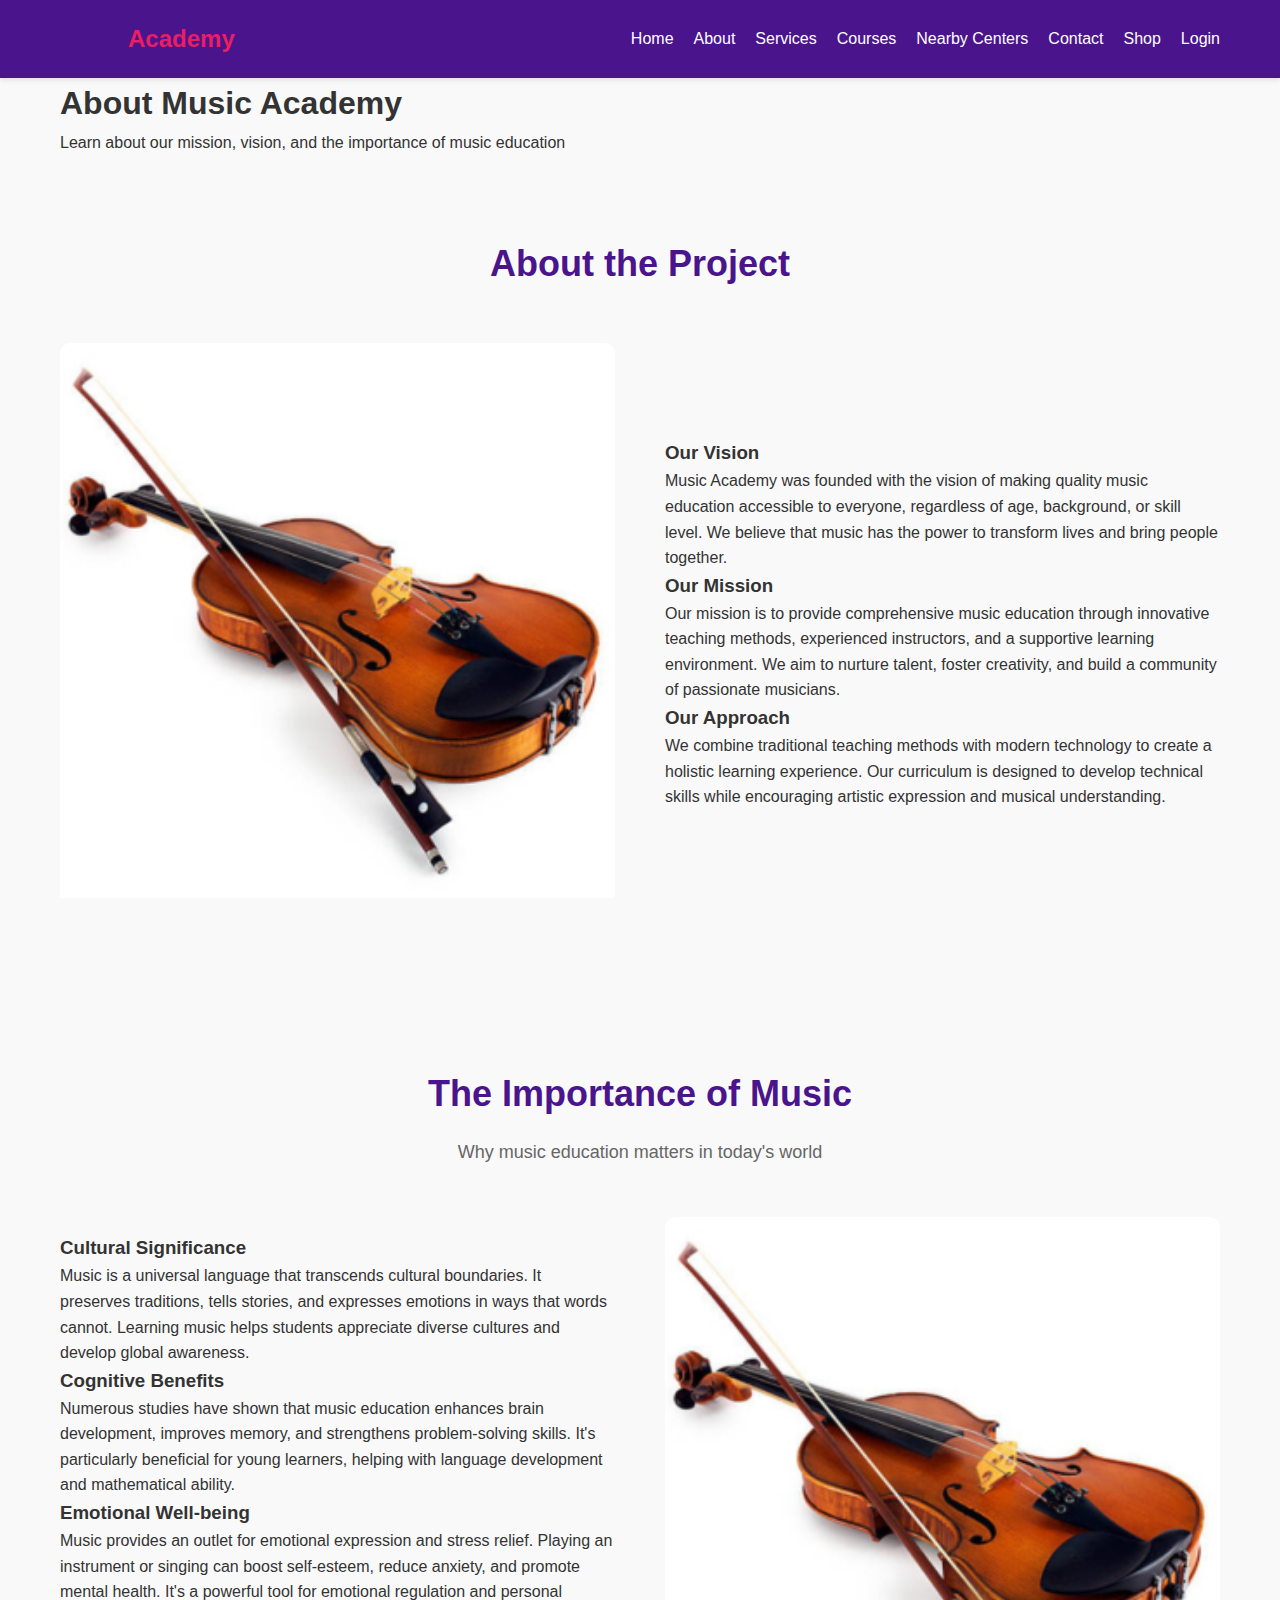
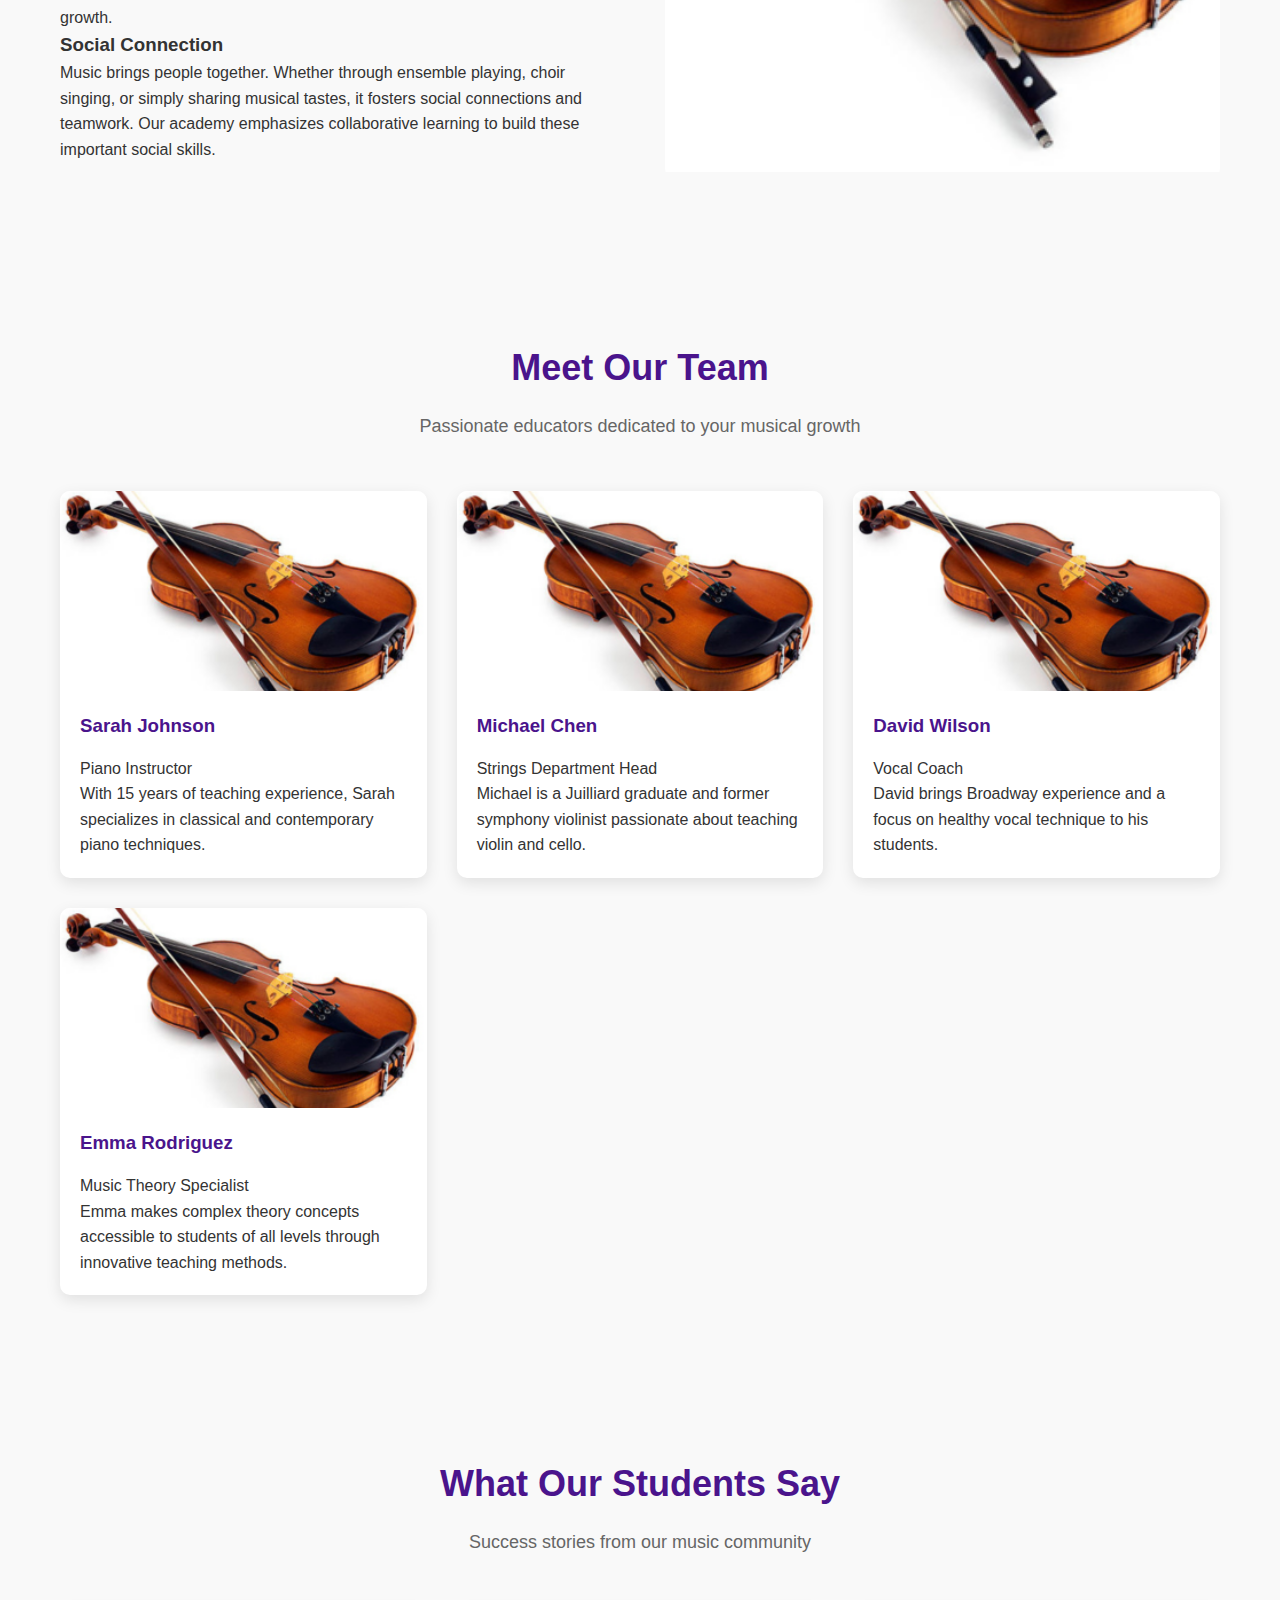
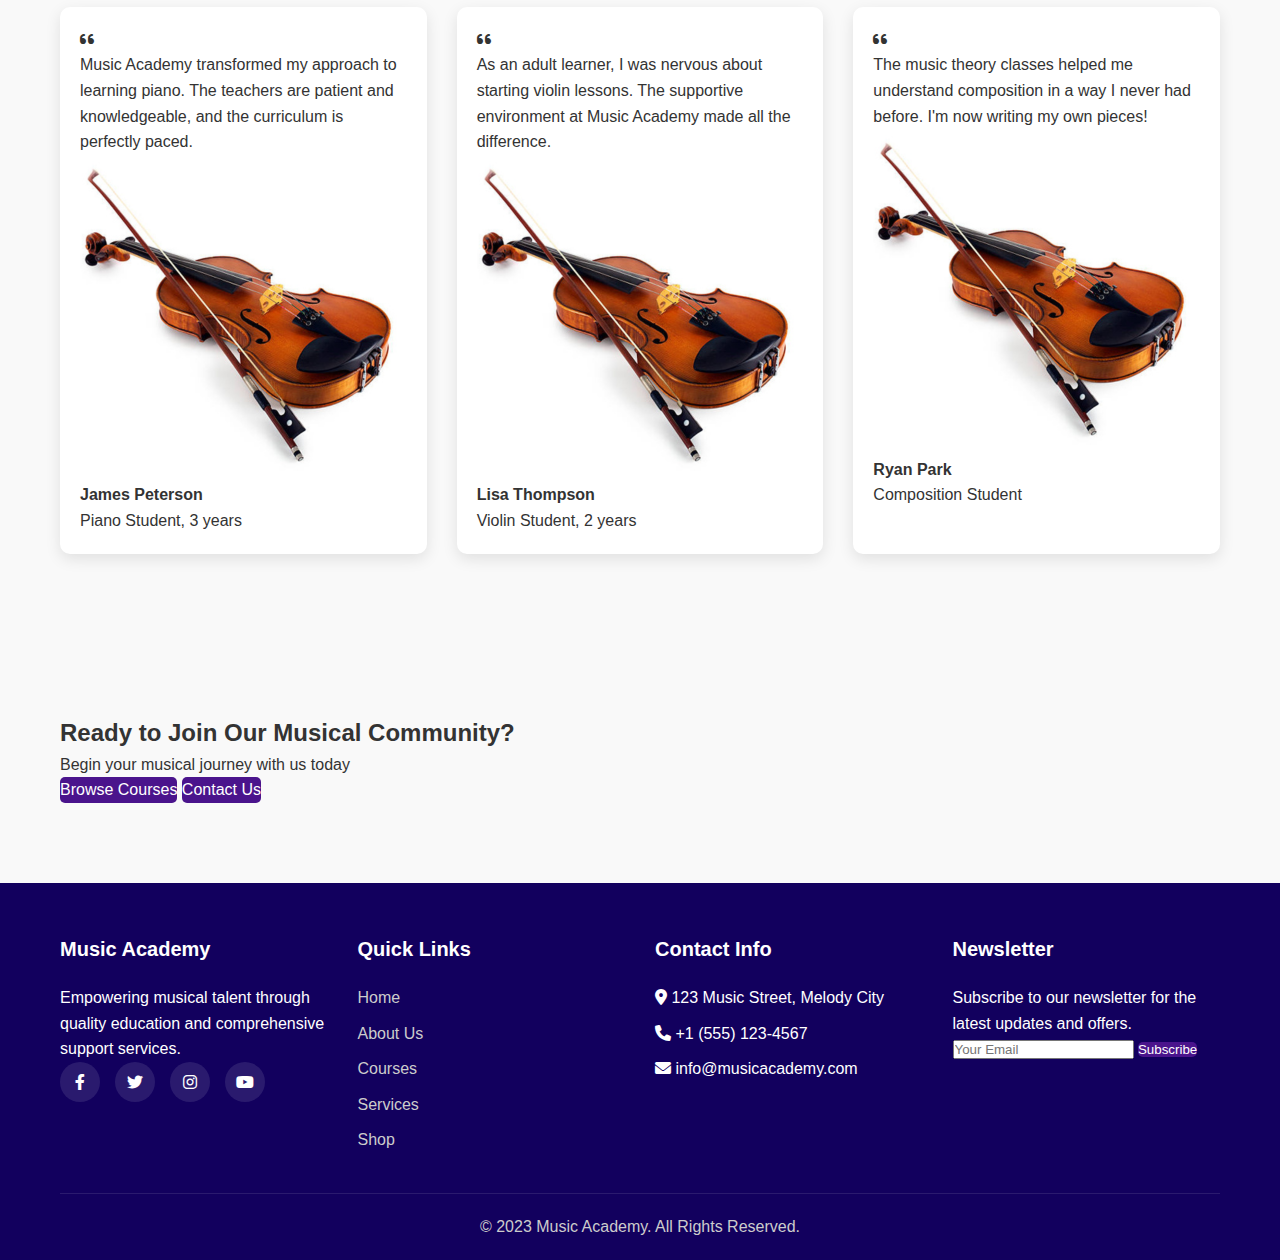
<file: Project_1/pages/html/about.html>
<!DOCTYPE html>
<html lang="en">
<head>
  <meta charset="UTF-8">
  <meta name="viewport" content="width=device-width, initial-scale=1.0">
  <title>About Us - Music Academy</title>
  <link rel="stylesheet" href="../css/main.css">
  <link rel="stylesheet" href="https://cdnjs.cloudflare.com/ajax/libs/font-awesome/6.0.0-beta3/css/all.min.css">
</head>
<body>
  <!-- Header -->
  <header>
    <div class="container header-container">
      <a href="../../index.html" class="logo">Music<span>Academy</span></a>
      <nav>
        <ul>
          <li><a href="../../index.html">Home</a></li>
          <li><a href="about.html" class="active">About</a></li>
          <li><a href="services.html">Services</a></li>
          <li><a href="courses.html">Courses</a></li>
          <li><a href="nearby_centre.html">Nearby Centers</a></li>
          <li><a href="contact.html">Contact</a></li>
          <li><a href="shop.html">Shop</a></li>
          <li><a href="login.html" class="btn">Login</a></li>
        </ul>
      </nav>
    </div>
  </header>

  <!-- Page Title -->
  <section class="page-title">
    <div class="container">
      <h1>About Music Academy</h1>
      <p>Learn about our mission, vision, and the importance of music education</p>
    </div>
  </section>

  <!-- About Project -->
  <section class="section">
    <div class="container">
      <div class="section-title">
        <h2>About the Project</h2>
      </div>
      <div class="about-content">
        <div class="about-img">
          <img src="../../assets/images/violin_1.png" alt="About the Project">
        </div>
        <div>
          <h3>Our Vision</h3>
          <p>Music Academy was founded with the vision of making quality music education accessible to everyone, regardless of age, background, or skill level. We believe that music has the power to transform lives and bring people together.</p>
          
          <h3>Our Mission</h3>
          <p>Our mission is to provide comprehensive music education through innovative teaching methods, experienced instructors, and a supportive learning environment. We aim to nurture talent, foster creativity, and build a community of passionate musicians.</p>
          
          <h3>Our Approach</h3>
          <p>We combine traditional teaching methods with modern technology to create a holistic learning experience. Our curriculum is designed to develop technical skills while encouraging artistic expression and musical understanding.</p>
        </div>
      </div>
    </div>
  </section>

  <!-- Importance of Music -->
  <section class="section bg-light">
    <div class="container">
      <div class="section-title">
        <h2>The Importance of Music</h2>
        <p>Why music education matters in today's world</p>
      </div>
      <div class="about-content reverse">
        <div>
          <h3>Cultural Significance</h3>
          <p>Music is a universal language that transcends cultural boundaries. It preserves traditions, tells stories, and expresses emotions in ways that words cannot. Learning music helps students appreciate diverse cultures and develop global awareness.</p>
          
          <h3>Cognitive Benefits</h3>
          <p>Numerous studies have shown that music education enhances brain development, improves memory, and strengthens problem-solving skills. It's particularly beneficial for young learners, helping with language development and mathematical ability.</p>
          
          <h3>Emotional Well-being</h3>
          <p>Music provides an outlet for emotional expression and stress relief. Playing an instrument or singing can boost self-esteem, reduce anxiety, and promote mental health. It's a powerful tool for emotional regulation and personal growth.</p>
          
          <h3>Social Connection</h3>
          <p>Music brings people together. Whether through ensemble playing, choir singing, or simply sharing musical tastes, it fosters social connections and teamwork. Our academy emphasizes collaborative learning to build these important social skills.</p>
        </div>
        <div class="about-img">
          <img src="../../assets/images/violin_1.png" alt="Importance of Music">
        </div>
      </div>
    </div>
  </section>

  <!-- Our Team -->
  <section class="section">
    <div class="container">
      <div class="section-title">
        <h2>Meet Our Team</h2>
        <p>Passionate educators dedicated to your musical growth</p>
      </div>
      <div class="cards">
        <div class="card">
          <div class="card-img">
            <img src="../../assets/images/violin_1.png" alt="Music Teacher">
          </div>
          <div class="card-content">
            <h3>Sarah Johnson</h3>
            <p class="position">Piano Instructor</p>
            <p>With 15 years of teaching experience, Sarah specializes in classical and contemporary piano techniques.</p>
          </div>
        </div>
        <div class="card">
          <div class="card-img">
            <img src="../../assets/images/violin_1.png" alt="Music Teacher">
          </div>
          <div class="card-content">
            <h3>Michael Chen</h3>
            <p class="position">Strings Department Head</p>
            <p>Michael is a Juilliard graduate and former symphony violinist passionate about teaching violin and cello.</p>
          </div>
        </div>
        <div class="card">
          <div class="card-img">
            <img src="../../assets/images/violin_1.png" alt="Music Teacher">
          </div>
          <div class="card-content">
            <h3>David Wilson</h3>
            <p class="position">Vocal Coach</p>
            <p>David brings Broadway experience and a focus on healthy vocal technique to his students.</p>
          </div>
        </div>
        <div class="card">
          <div class="card-img">
            <img src="../../assets/images/violin_1.png" alt="Music Teacher">
          </div>
          <div class="card-content">
            <h3>Emma Rodriguez</h3>
            <p class="position">Music Theory Specialist</p>
            <p>Emma makes complex theory concepts accessible to students of all levels through innovative teaching methods.</p>
          </div>
        </div>
      </div>
    </div>
  </section>

  <!-- Testimonials -->
  <section class="section bg-light">
    <div class="container">
      <div class="section-title">
        <h2>What Our Students Say</h2>
        <p>Success stories from our music community</p>
      </div>
      <div class="cards">
        <div class="card">
          <div class="card-content">
            <div class="quote"><i class="fas fa-quote-left"></i></div>
            <p>Music Academy transformed my approach to learning piano. The teachers are patient and knowledgeable, and the curriculum is perfectly paced.</p>
            <div class="student">
              <img src="../../assets/images/violin_1.png" alt="Student">
              <div>
                <h4>James Peterson</h4>
                <p>Piano Student, 3 years</p>
              </div>
            </div>
          </div>
        </div>
        <div class="card">
          <div class="card-content">
            <div class="quote"><i class="fas fa-quote-left"></i></div>
            <p>As an adult learner, I was nervous about starting violin lessons. The supportive environment at Music Academy made all the difference.</p>
            <div class="student">
              <img src="../../assets/images/violin_1.png" alt="Student">
              <div>
                <h4>Lisa Thompson</h4>
                <p>Violin Student, 2 years</p>
              </div>
            </div>
          </div>
        </div>
        <div class="card">
          <div class="card-content">
            <div class="quote"><i class="fas fa-quote-left"></i></div>
            <p>The music theory classes helped me understand composition in a way I never had before. I'm now writing my own pieces!</p>
            <div class="student">
              <img src="../../assets/images/violin_1.png" alt="Student">
              <div>
                <h4>Ryan Park</h4>
                <p>Composition Student</p>
              </div>
            </div>
          </div>
        </div>
      </div>
    </div>
  </section>

  <!-- Call to Action -->
  <section class="section bg-accent">
    <div class="container text-center">
      <h2>Ready to Join Our Musical Community?</h2>
      <p>Begin your musical journey with us today</p>
      <div class="cta-buttons">
        <a href="courses.html" class="btn">Browse Courses</a>
        <a href="contact.html" class="btn btn-light">Contact Us</a>
      </div>
    </div>
  </section>

  <!-- Footer -->
  <footer>
    <div class="container">
      <div class="footer-container">
        <div class="footer-col">
          <h3>Music Academy</h3>
          <p>Empowering musical talent through quality education and comprehensive support services.</p>
          <div class="social-links">
            <a href="#"><i class="fab fa-facebook-f"></i></a>
            <a href="#"><i class="fab fa-twitter"></i></a>
            <a href="#"><i class="fab fa-instagram"></i></a>
            <a href="#"><i class="fab fa-youtube"></i></a>
          </div>
        </div>
        <div class="footer-col">
          <h3>Quick Links</h3>
          <ul>
            <li><a href="../../index.html">Home</a></li>
            <li><a href="about.html">About Us</a></li>
            <li><a href="courses.html">Courses</a></li>
            <li><a href="services.html">Services</a></li>
            <li><a href="shop.html">Shop</a></li>
          </ul>
        </div>
        <div class="footer-col">
          <h3>Contact Info</h3>
          <ul>
            <li><i class="fas fa-map-marker-alt"></i> 123 Music Street, Melody City</li>
            <li><i class="fas fa-phone"></i> +1 (555) 123-4567</li>
            <li><i class="fas fa-envelope"></i> info@musicacademy.com</li>
          </ul>
        </div>
        <div class="footer-col">
          <h3>Newsletter</h3>
          <p>Subscribe to our newsletter for the latest updates and offers.</p>
          <form>
            <input type="email" placeholder="Your Email">
            <button type="submit" class="btn">Subscribe</button>
          </form>
        </div>
      </div>
      <div class="copyright">
        <p>&copy; 2023 Music Academy. All Rights Reserved.</p>
      </div>
    </div>
  </footer>
</body>
</html>
</file>
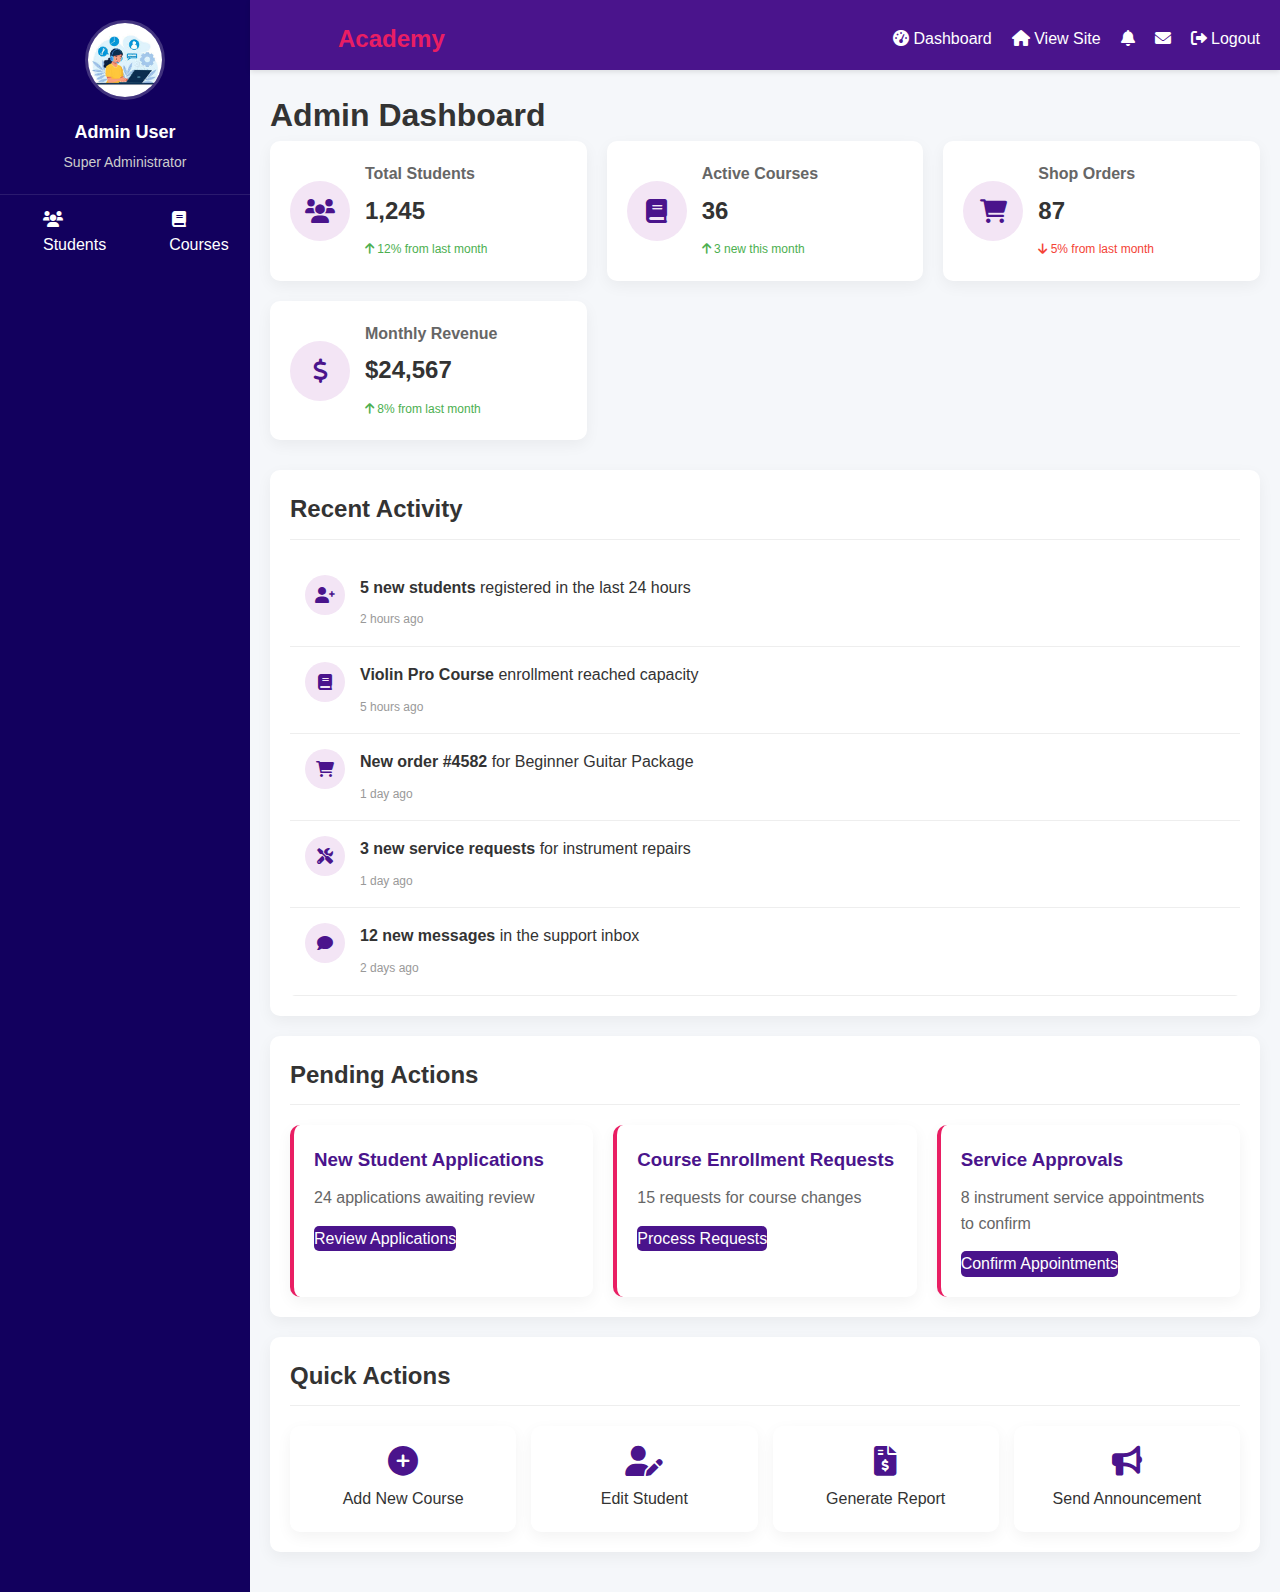
<file: Project_1/pages/html/admin.html>
<!DOCTYPE html>
<html lang="en">
<head>
  <meta charset="UTF-8">
  <meta name="viewport" content="width=device-width, initial-scale=1.0">
  <title>Admin Dashboard - Music Academy</title>
  <link rel="stylesheet" href="../css/main.css">
  <link rel="stylesheet" href="../css/admin.css">
  <link rel="stylesheet" href="https://cdnjs.cloudflare.com/ajax/libs/font-awesome/6.0.0-beta3/css/all.min.css">
</head>
<body class="admin-dashboard">
  <!-- Admin Header -->
  <header class="admin-header">
    <div class="container header-container">
      <a href="../html/dashboard.html" class="logo">Music<span>Academy</span> Admin</a>
      <nav>
        <ul>
          <li><a href="../html/dashboard.html" class="active"><i class="fas fa-tachometer-alt"></i> Dashboard</a></li>
          <li><a href="../../index.html"><i class="fas fa-home"></i> View Site</a></li>
          <li><a href="#"><i class="fas fa-bell"></i></a></li>
          <li><a href="#"><i class="fas fa-envelope"></i></a></li>
          <li><a href="login.html"><i class="fas fa-sign-out-alt"></i> Logout</a></li>
        </ul>
      </nav>
    </div>
  </header>

  <!-- Admin Sidebar -->
  <aside class="admin-sidebar">
    <div class="admin-profile">
      <img src="../../assets/images/admin.jpeg" alt="Admin Profile">
      <h3>Admin User</h3>
      <p>Super Administrator</p>
    </div>
    <nav>
      <ul>
        <li>
          <a href="#students" class="sidebar-title"><i class="fas fa-users"></i> Students</a>
          <ul>
            <li><a href="#">All Students</a></li>
            <li><a href="#">New Registrations</a></li>
            <li><a href="#">Student Progress</a></li>
          </ul>
        </li>
        <li>
          <a href="#courses" class="sidebar-title"><i class="fas fa-book"></i> Courses</a>
          <ul>
            <li><a href="#">All Courses</a></li>
            <li><a href="#">Add New Course</a></li>
            <li><a href="#">Course Categories</a></li>
          </ul>
        </li>
        <li>
          <a href="#services" class="sidebar-title"><i class="fas fa-concierge-bell"></i> Services</a>
          <ul>
            <li><a href="#">All Services</a></li>
            <li><a href="#">Add New Service</a></li>
            <li><a href="#">Service Requests</a></li>
          </ul>
        </li>
        <li>
          <a href="#centers" class="sidebar-title"><i class="fas fa-map-marker-alt"></i> Centers</a>
          <ul>
            <li><a href="#">All Centers</a></li>
            <li><a href="#">Add New Center</a></li>
            <li><a href="#">Center Staff</a></li>
          </ul>
        </li>
        <li>
          <a href="#shop" class="sidebar-title"><i class="fas fa-shopping-cart"></i> Shop</a>
          <ul>
            <li><a href="#">Products</a></li>
            <li><a href="#">Accessories</a></li>
            <li><a href="#">Orders</a></li>
          </ul>
        </li>
        <li>
          <a href="#reports" class="sidebar-title"><i class="fas fa-chart-bar"></i> Reports</a>
          <ul>
            <li><a href="#">Sales</a></li>
            <li><a href="#">Enrollments</a></li>
            <li><a href="#">Revenue</a></li>
          </ul>
        </li>
        <li>
          <a href="#settings" class="sidebar-title"><i class="fas fa-cog"></i> Settings</a>
          <ul>
            <li><a href="#">System Settings</a></li>
            <li><a href="#">User Management</a></li>
            <li><a href="#">Backup</a></li>
          </ul>
        </li>
      </ul>
    </nav>
  </aside>

  <!-- Main Content -->
  <main class="admin-main">
    <div class="admin-container">
      <h1>Admin Dashboard</h1>
      
      <!-- Dashboard Stats -->
      <div class="dashboard-stats">
        <div class="stat-card">
          <div class="stat-icon">
            <i class="fas fa-users"></i>
          </div>
          <div class="stat-info">
            <h3>Total Students</h3>
            <p>1,245</p>
            <span class="stat-change up"><i class="fas fa-arrow-up"></i> 12% from last month</span>
          </div>
        </div>
        <div class="stat-card">
          <div class="stat-icon">
            <i class="fas fa-book"></i>
          </div>
          <div class="stat-info">
            <h3>Active Courses</h3>
            <p>36</p>
            <span class="stat-change up"><i class="fas fa-arrow-up"></i> 3 new this month</span>
          </div>
        </div>
        <div class="stat-card">
          <div class="stat-icon">
            <i class="fas fa-shopping-cart"></i>
          </div>
          <div class="stat-info">
            <h3>Shop Orders</h3>
            <p>87</p>
            <span class="stat-change down"><i class="fas fa-arrow-down"></i> 5% from last month</span>
          </div>
        </div>
        <div class="stat-card">
          <div class="stat-icon">
            <i class="fas fa-dollar-sign"></i>
          </div>
          <div class="stat-info">
            <h3>Monthly Revenue</h3>
            <p>$24,567</p>
            <span class="stat-change up"><i class="fas fa-arrow-up"></i> 8% from last month</span>
          </div>
        </div>
      </div>
      
      <!-- Recent Activity -->
      <div class="dashboard-section">
        <h2>Recent Activity</h2>
        <div class="activity-list">
          <div class="activity-item">
            <div class="activity-icon">
              <i class="fas fa-user-plus"></i>
            </div>
            <div class="activity-content">
              <p><strong>5 new students</strong> registered in the last 24 hours</p>
              <span class="activity-time">2 hours ago</span>
            </div>
          </div>
          <div class="activity-item">
            <div class="activity-icon">
              <i class="fas fa-book"></i>
            </div>
            <div class="activity-content">
              <p><strong>Violin Pro Course</strong> enrollment reached capacity</p>
              <span class="activity-time">5 hours ago</span>
            </div>
          </div>
          <div class="activity-item">
            <div class="activity-icon">
              <i class="fas fa-shopping-cart"></i>
            </div>
            <div class="activity-content">
              <p><strong>New order #4582</strong> for Beginner Guitar Package</p>
              <span class="activity-time">1 day ago</span>
            </div>
          </div>
          <div class="activity-item">
            <div class="activity-icon">
              <i class="fas fa-tools"></i>
            </div>
            <div class="activity-content">
              <p><strong>3 new service requests</strong> for instrument repairs</p>
              <span class="activity-time">1 day ago</span>
            </div>
          </div>
          <div class="activity-item">
            <div class="activity-icon">
              <i class="fas fa-comment"></i>
            </div>
            <div class="activity-content">
              <p><strong>12 new messages</strong> in the support inbox</p>
              <span class="activity-time">2 days ago</span>
            </div>
          </div>
        </div>
      </div>
      
      <!-- Pending Actions -->
      <div class="dashboard-section">
        <h2>Pending Actions</h2>
        <div class="pending-actions">
          <div class="pending-card">
            <h3>New Student Applications</h3>
            <p>24 applications awaiting review</p>
            <a href="#" class="btn">Review Applications</a>
          </div>
          <div class="pending-card">
            <h3>Course Enrollment Requests</h3>
            <p>15 requests for course changes</p>
            <a href="#" class="btn">Process Requests</a>
          </div>
          <div class="pending-card">
            <h3>Service Approvals</h3>
            <p>8 instrument service appointments to confirm</p>
            <a href="#" class="btn">Confirm Appointments</a>
          </div>
        </div>
      </div>
      
      <!-- Quick Actions -->
      <div class="dashboard-section">
        <h2>Quick Actions</h2>
        <div class="quick-actions">
          <a href="#" class="quick-action">
            <i class="fas fa-plus-circle"></i>
            <span>Add New Course</span>
          </a>
          <a href="#" class="quick-action">
            <i class="fas fa-user-edit"></i>
            <span>Edit Student</span>
          </a>
          <a href="#" class="quick-action">
            <i class="fas fa-file-invoice-dollar"></i>
            <span>Generate Report</span>
          </a>
          <a href="#" class="quick-action">
            <i class="fas fa-bullhorn"></i>
            <span>Send Announcement</span>
          </a>
        </div>
      </div>
    </div>
  </main>
</body>
</html>
</file>
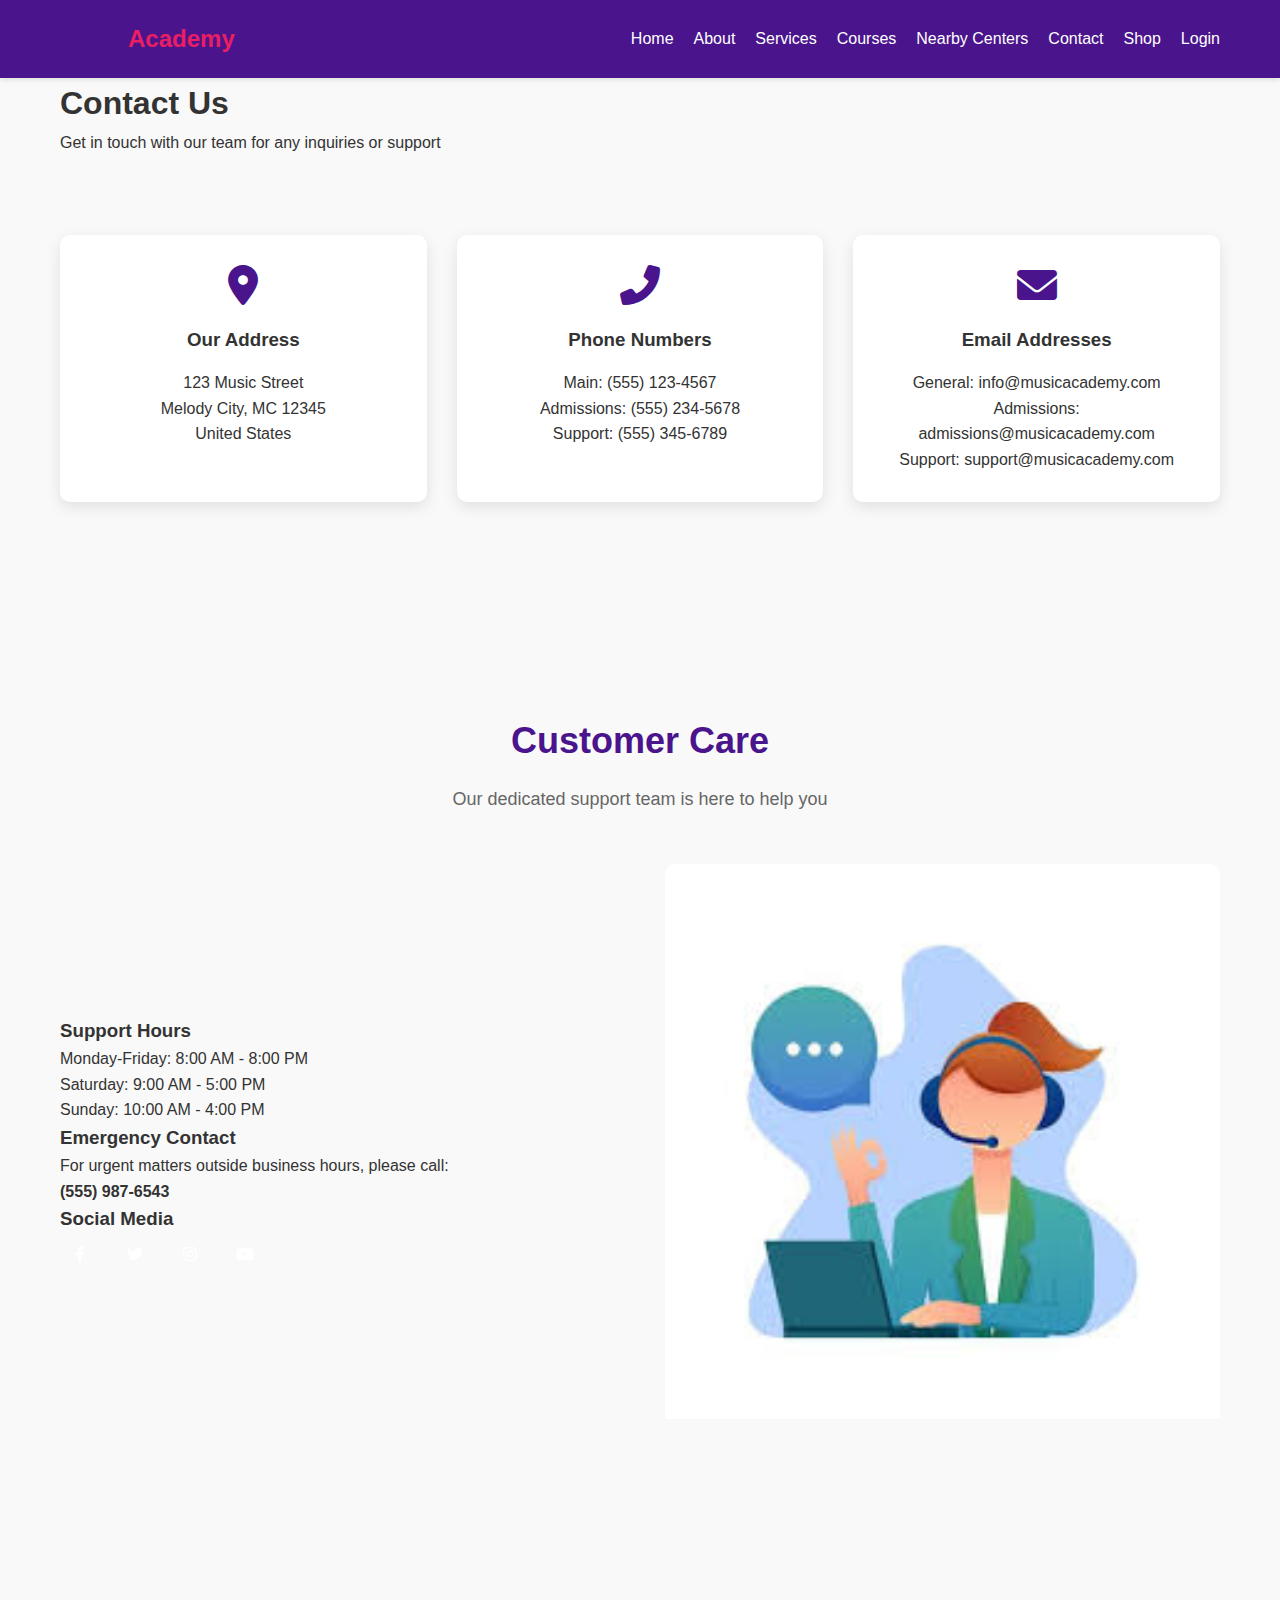
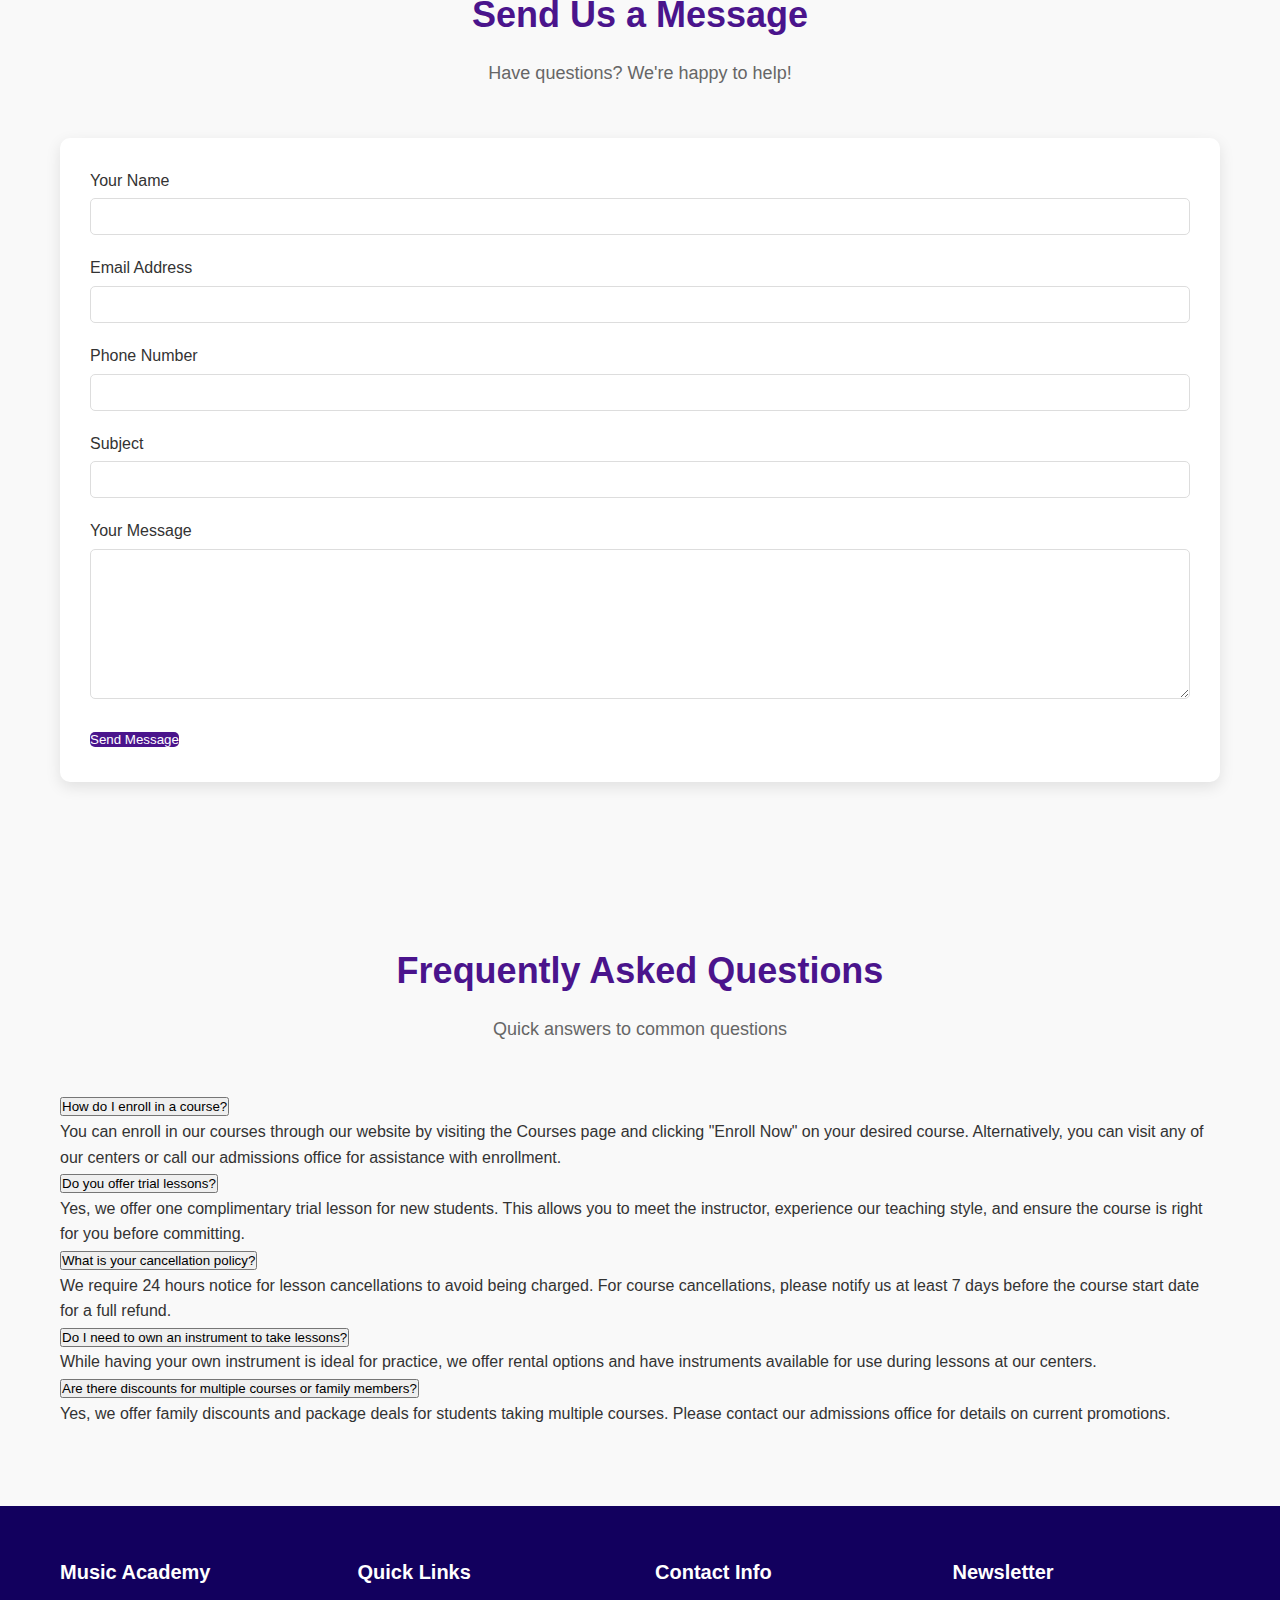
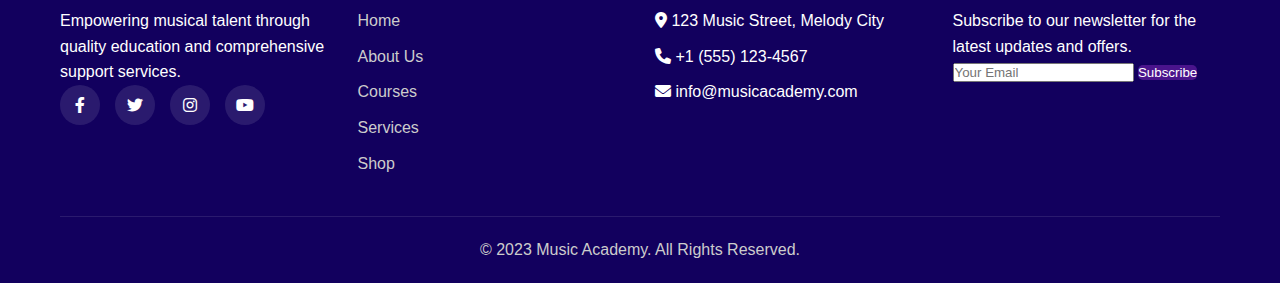
<file: Project_1/pages/html/contact.html>
<!DOCTYPE html>
<html lang="en">
<head>
  <meta charset="UTF-8">
  <meta name="viewport" content="width=device-width, initial-scale=1.0">
  <title>Contact Us - Music Academy</title>
  <link rel="stylesheet" href="../css/main.css">
  <link rel="stylesheet" href="https://cdnjs.cloudflare.com/ajax/libs/font-awesome/6.0.0-beta3/css/all.min.css">
</head>
<body>
  <!-- Header -->
  <header>
    <div class="container header-container">
      <a href="../../index.html" class="logo">Music<span>Academy</span></a>
      <nav>
        <ul>
          <li><a href="../../index.html">Home</a></li>
          <li><a href="about.html">About</a></li>
          <li><a href="services.html">Services</a></li>
          <li><a href="courses.html">Courses</a></li>
          <li><a href="nearby-centers.html">Nearby Centers</a></li>
          <li><a href="contact.html" class="active">Contact</a></li>
          <li><a href="shop.html">Shop</a></li>
          <li><a href="login.html" class="btn">Login</a></li>
        </ul>
      </nav>
    </div>
  </header>

  <!-- Page Title -->
  <section class="page-title">
    <div class="container">
      <h1>Contact Us</h1>
      <p>Get in touch with our team for any inquiries or support</p>
    </div>
  </section>

  <!-- Contact Info -->
  <section class="section">
    <div class="container">
      <div class="contact-info">
        <div class="contact-card">
          <i class="fas fa-map-marker-alt"></i>
          <h3>Our Address</h3>
          <p>123 Music Street</p>
          <p>Melody City, MC 12345</p>
          <p>United States</p>
        </div>
        <div class="contact-card">
          <i class="fas fa-phone-alt"></i>
          <h3>Phone Numbers</h3>
          <p>Main: (555) 123-4567</p>
          <p>Admissions: (555) 234-5678</p>
          <p>Support: (555) 345-6789</p>
        </div>
        <div class="contact-card">
          <i class="fas fa-envelope"></i>
          <h3>Email Addresses</h3>
          <p>General: info@musicacademy.com</p>
          <p>Admissions: admissions@musicacademy.com</p>
          <p>Support: support@musicacademy.com</p>
        </div>
      </div>
    </div>
  </section>

  <!-- Customer Care -->
  <section class="section bg-light">
    <div class="container">
      <div class="section-title">
        <h2>Customer Care</h2>
        <p>Our dedicated support team is here to help you</p>
      </div>
      <div class="about-content">
        <div>
          <h3>Support Hours</h3>
          <p>Monday-Friday: 8:00 AM - 8:00 PM</p>
          <p>Saturday: 9:00 AM - 5:00 PM</p>
          <p>Sunday: 10:00 AM - 4:00 PM</p>
          
          <h3>Emergency Contact</h3>
          <p>For urgent matters outside business hours, please call:</p>
          <p><strong>(555) 987-6543</strong></p>
          
          <h3>Social Media</h3>
          <div class="social-links">
            <a href="#"><i class="fab fa-facebook-f"></i></a>
            <a href="#"><i class="fab fa-twitter"></i></a>
            <a href="#"><i class="fab fa-instagram"></i></a>
            <a href="#"><i class="fab fa-youtube"></i></a>
          </div>
        </div>
        <div class="about-img">
          <img src="../../assets/images/customer_care.jpeg" alt="Customer Care">
        </div>
      </div>
    </div>
  </section>

  <!-- Contact Form -->
  <section class="section">
    <div class="container">
      <div class="section-title">
        <h2>Send Us a Message</h2>
        <p>Have questions? We're happy to help!</p>
      </div>
      <div class="contact-form">
        <form>
          <div class="form-group">
            <label for="name">Your Name</label>
            <input type="text" id="name" required>
          </div>
          <div class="form-group">
            <label for="email">Email Address</label>
            <input type="email" id="email" required>
          </div>
          <div class="form-group">
            <label for="phone">Phone Number</label>
            <input type="tel" id="phone">
          </div>
          <div class="form-group">
            <label for="subject">Subject</label>
            <input type="text" id="subject" required>
          </div>
          <div class="form-group">
            <label for="message">Your Message</label>
            <textarea id="message" required></textarea>
          </div>
          <button type="submit" class="btn">Send Message</button>
        </form>
      </div>
    </div>
  </section>

  <!-- FAQ -->
  <section class="section bg-light">
    <div class="container">
      <div class="section-title">
        <h2>Frequently Asked Questions</h2>
        <p>Quick answers to common questions</p>
      </div>
      <div class="faq">
        <div class="faq-item">
          <button class="faq-question">How do I enroll in a course?</button>
          <div class="faq-answer">
            <p>You can enroll in our courses through our website by visiting the Courses page and clicking "Enroll Now" on your desired course. Alternatively, you can visit any of our centers or call our admissions office for assistance with enrollment.</p>
          </div>
        </div>
        <div class="faq-item">
          <button class="faq-question">Do you offer trial lessons?</button>
          <div class="faq-answer">
            <p>Yes, we offer one complimentary trial lesson for new students. This allows you to meet the instructor, experience our teaching style, and ensure the course is right for you before committing.</p>
          </div>
        </div>
        <div class="faq-item">
          <button class="faq-question">What is your cancellation policy?</button>
          <div class="faq-answer">
            <p>We require 24 hours notice for lesson cancellations to avoid being charged. For course cancellations, please notify us at least 7 days before the course start date for a full refund.</p>
          </div>
        </div>
        <div class="faq-item">
          <button class="faq-question">Do I need to own an instrument to take lessons?</button>
          <div class="faq-answer">
            <p>While having your own instrument is ideal for practice, we offer rental options and have instruments available for use during lessons at our centers.</p>
          </div>
        </div>
        <div class="faq-item">
          <button class="faq-question">Are there discounts for multiple courses or family members?</button>
          <div class="faq-answer">
            <p>Yes, we offer family discounts and package deals for students taking multiple courses. Please contact our admissions office for details on current promotions.</p>
          </div>
        </div>
      </div>
    </div>
  </section>

  <!-- Footer -->
  <footer>
    <div class="container">
      <div class="footer-container">
        <div class="footer-col">
          <h3>Music Academy</h3>
          <p>Empowering musical talent through quality education and comprehensive support services.</p>
          <div class="social-links">
            <a href="#"><i class="fab fa-facebook-f"></i></a>
            <a href="#"><i class="fab fa-twitter"></i></a>
            <a href="#"><i class="fab fa-instagram"></i></a>
            <a href="#"><i class="fab fa-youtube"></i></a>
          </div>
        </div>
        <div class="footer-col">
          <h3>Quick Links</h3>
          <ul>
            <li><a href="../../index.html">Home</a></li>
            <li><a href="about.html">About Us</a></li>
            <li><a href="courses.html">Courses</a></li>
            <li><a href="services.html">Services</a></li>
            <li><a href="shop.html">Shop</a></li>
          </ul>
        </div>
        <div class="footer-col">
          <h3>Contact Info</h3>
          <ul>
            <li><i class="fas fa-map-marker-alt"></i> 123 Music Street, Melody City</li>
            <li><i class="fas fa-phone"></i> +1 (555) 123-4567</li>
            <li><i class="fas fa-envelope"></i> info@musicacademy.com</li>
          </ul>
        </div>
        <div class="footer-col">
          <h3>Newsletter</h3>
          <p>Subscribe to our newsletter for the latest updates and offers.</p>
          <form>
            <input type="email" placeholder="Your Email">
            <button type="submit" class="btn">Subscribe</button>
          </form>
        </div>
      </div>
      <div class="copyright">
        <p>&copy; 2023 Music Academy. All Rights Reserved.</p>
      </div>
    </div>
  </footer>

  <script>
    // FAQ functionality
    document.querySelectorAll('.faq-question').forEach(question => {
      question.addEventListener('click', () => {
        const answer = question.nextElementSibling;
        answer.style.display = answer.style.display === 'block' ? 'none' : 'block';
        question.classList.toggle('active');
      });
    });
  </script>
</body>
</html>
</file>
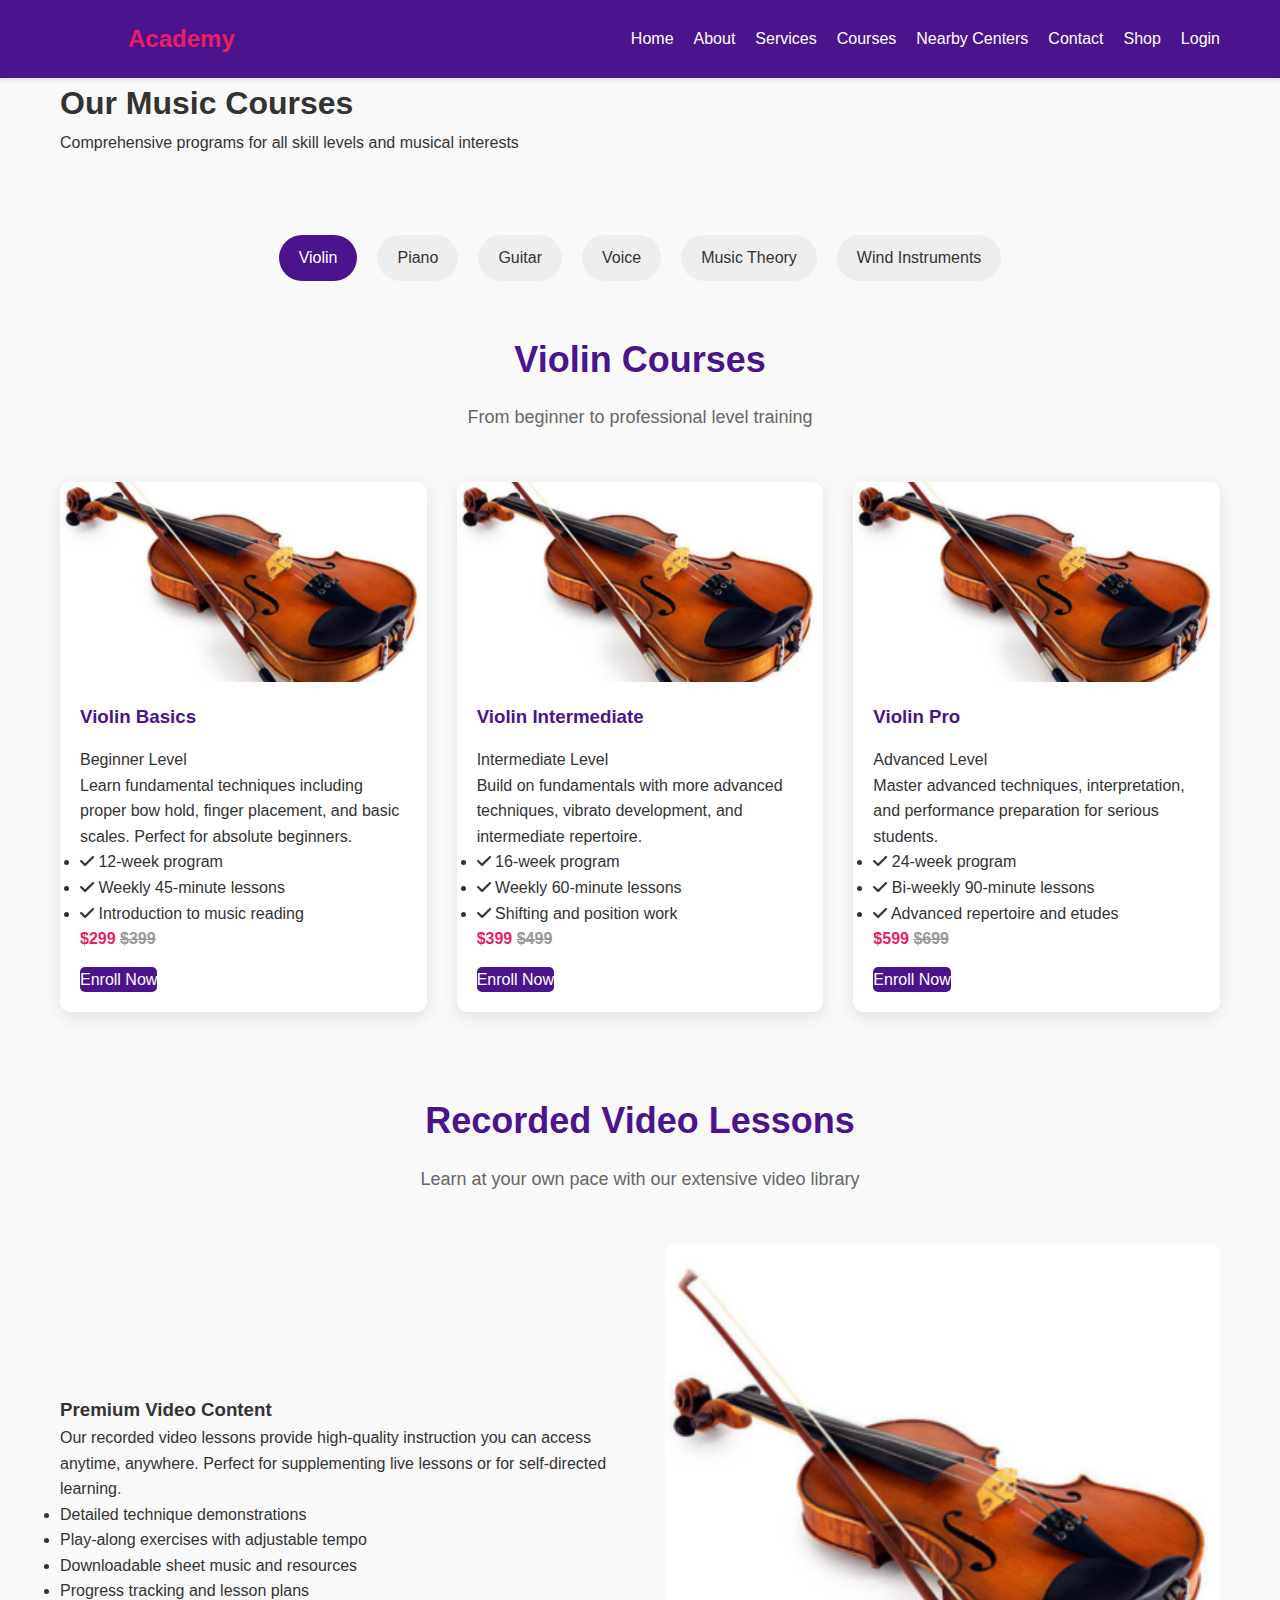
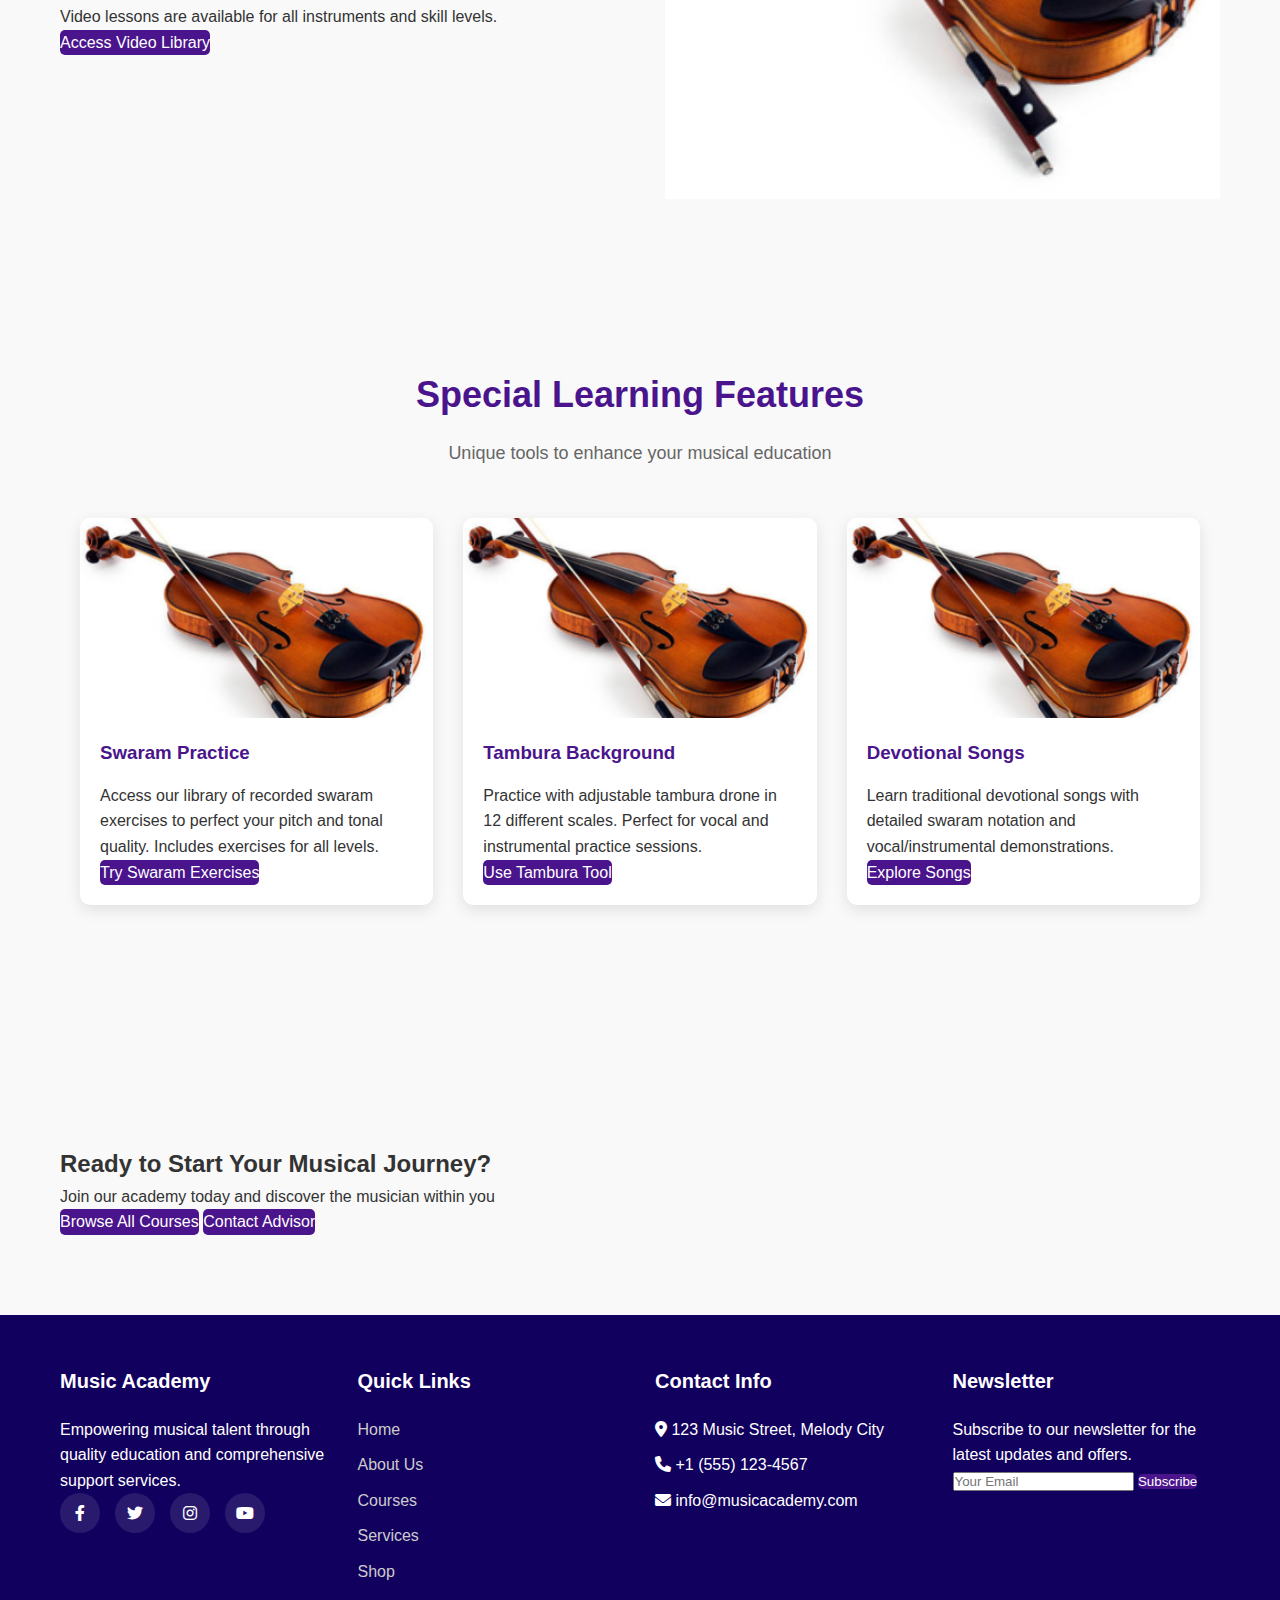
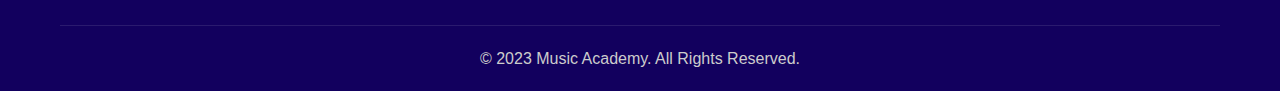
<file: Project_1/pages/html/courses.html>
<!DOCTYPE html>
<html lang="en">
<head>
  <meta charset="UTF-8">
  <meta name="viewport" content="width=device-width, initial-scale=1.0">
  <title>Music Courses - Music Academy</title>
  <link rel="stylesheet" href="../css/main.css">
  <link rel="stylesheet" href="https://cdnjs.cloudflare.com/ajax/libs/font-awesome/6.0.0-beta3/css/all.min.css">
</head>
<body>
  <!-- Header -->
  <header>
    <div class="container header-container">
      <a href="../../index.html" class="logo">Music<span>Academy</span></a>
      <nav>
        <ul>
          <li><a href="../../index.html">Home</a></li>
          <li><a href="about.html">About</a></li>
          <li><a href="services.html">Services</a></li>
          <li><a href="courses.html" class="active">Courses</a></li>
          <li><a href="nearby-centers.html">Nearby Centers</a></li>
          <li><a href="contact.html">Contact</a></li>
          <li><a href="shop.html">Shop</a></li>
          <li><a href="login.html" class="btn">Login</a></li>
        </ul>
      </nav>
    </div>
  </header>

  <!-- Page Title -->
  <section class="page-title">
    <div class="container">
      <h1>Our Music Courses</h1>
      <p>Comprehensive programs for all skill levels and musical interests</p>
    </div>
  </section>

  <!-- Course Categories -->
  <section class="section">
    <div class="container">
      <div class="course-categories">
        <ul>
          <li><a href="#violin" class="active">Violin</a></li>
          <li><a href="#piano">Piano</a></li>
          <li><a href="#guitar">Guitar</a></li>
          <li><a href="#voice">Voice</a></li>
          <li><a href="#theory">Music Theory</a></li>
          <li><a href="#winds">Wind Instruments</a></li>
        </ul>
      </div>

      <!-- Violin Courses -->
      <div id="violin" class="course-section">
        <div class="section-title">
          <h2>Violin Courses</h2>
          <p>From beginner to professional level training</p>
        </div>
        <div class="cards">
          <div class="card">
            <div class="card-img">
              <img src="../../assets/images/violin_1.png" alt="Violin Basic Course">
            </div>
            <div class="card-content">
              <h3>Violin Basics</h3>
              <p class="level">Beginner Level</p>
              <p>Learn fundamental techniques including proper bow hold, finger placement, and basic scales. Perfect for absolute beginners.</p>
              <ul>
                <li><i class="fas fa-check"></i> 12-week program</li>
                <li><i class="fas fa-check"></i> Weekly 45-minute lessons</li>
                <li><i class="fas fa-check"></i> Introduction to music reading</li>
              </ul>
              <div class="price">$299 <span class="original-price">$399</span></div>
              <a href="login.html" class="btn">Enroll Now</a>
            </div>
          </div>
          <div class="card">
            <div class="card-img">
              <img src="../../assets/images/violin_1.png" alt="Violin Intermediate Course">
            </div>
            <div class="card-content">
              <h3>Violin Intermediate</h3>
              <p class="level">Intermediate Level</p>
              <p>Build on fundamentals with more advanced techniques, vibrato development, and intermediate repertoire.</p>
              <ul>
                <li><i class="fas fa-check"></i> 16-week program</li>
                <li><i class="fas fa-check"></i> Weekly 60-minute lessons</li>
                <li><i class="fas fa-check"></i> Shifting and position work</li>
              </ul>
              <div class="price">$399 <span class="original-price">$499</span></div>
              <a href="login.html" class="btn">Enroll Now</a>
            </div>
          </div>
          <div class="card">
            <div class="card-img">
              <img src="../../assets/images/violin_1.png" alt="Violin Advanced Course">
            </div>
            <div class="card-content">
              <h3>Violin Pro</h3>
              <p class="level">Advanced Level</p>
              <p>Master advanced techniques, interpretation, and performance preparation for serious students.</p>
              <ul>
                <li><i class="fas fa-check"></i> 24-week program</li>
                <li><i class="fas fa-check"></i> Bi-weekly 90-minute lessons</li>
                <li><i class="fas fa-check"></i> Advanced repertoire and etudes</li>
              </ul>
              <div class="price">$599 <span class="original-price">$699</span></div>
              <a href="login.html" class="btn">Enroll Now</a>
            </div>
          </div>
        </div>
      </div>

      <!-- Piano Courses -->
      <div id="piano" class="course-section" style="display: none;">
        <!-- Similar structure for piano courses -->
      </div>

      <!-- Other instrument sections would follow the same pattern -->

      <!-- Recorded Videos -->
      <div class="section">
        <div class="section-title">
          <h2>Recorded Video Lessons</h2>
          <p>Learn at your own pace with our extensive video library</p>
        </div>
        <div class="about-content">
          <div>
            <h3>Premium Video Content</h3>
            <p>Our recorded video lessons provide high-quality instruction you can access anytime, anywhere. Perfect for supplementing live lessons or for self-directed learning.</p>
            <ul>
              <li>Detailed technique demonstrations</li>
              <li>Play-along exercises with adjustable tempo</li>
              <li>Downloadable sheet music and resources</li>
              <li>Progress tracking and lesson plans</li>
            </ul>
            <p>Video lessons are available for all instruments and skill levels.</p>
            <a href="login.html" class="btn">Access Video Library</a>
          </div>
          <div class="about-img">
            <img src="../../assets/images/violin_1.png" alt="Video Lessons">
          </div>
        </div>
      </div>

      <!-- Special Features -->
      <div class="section bg-light">
        <div class="container">
          <div class="section-title">
            <h2>Special Learning Features</h2>
            <p>Unique tools to enhance your musical education</p>
          </div>
          <div class="cards">
            <div class="card">
              <div class="card-img">
                <img src="../../assets/images/violin_1.png" alt="Swaram Practice">
              </div>
              <div class="card-content">
                <h3>Swaram Practice</h3>
                <p>Access our library of recorded swaram exercises to perfect your pitch and tonal quality. Includes exercises for all levels.</p>
                <a href="login.html" class="btn">Try Swaram Exercises</a>
              </div>
            </div>
            <div class="card">
              <div class="card-img">
                <img src="../../assets/images/violin_1.png" alt="Tambura Background">
              </div>
              <div class="card-content">
                <h3>Tambura Background</h3>
                <p>Practice with adjustable tambura drone in 12 different scales. Perfect for vocal and instrumental practice sessions.</p>
                <a href="login.html" class="btn">Use Tambura Tool</a>
              </div>
            </div>
            <div class="card">
              <div class="card-img">
                <img src="../../assets/images/violin_1.png" alt="Devotional Songs">
              </div>
              <div class="card-content">
                <h3>Devotional Songs</h3>
                <p>Learn traditional devotional songs with detailed swaram notation and vocal/instrumental demonstrations.</p>
                <a href="login.html" class="btn">Explore Songs</a>
              </div>
            </div>
          </div>
        </div>
      </div>
    </div>
  </section>

  <!-- Call to Action -->
  <section class="section bg-accent">
    <div class="container text-center">
      <h2>Ready to Start Your Musical Journey?</h2>
      <p>Join our academy today and discover the musician within you</p>
      <div class="cta-buttons">
        <a href="courses.html" class="btn">Browse All Courses</a>
        <a href="contact.html" class="btn btn-light">Contact Advisor</a>
      </div>
    </div>
  </section>

  <!-- Footer -->
  <footer>
    <div class="container">
      <div class="footer-container">
        <div class="footer-col">
          <h3>Music Academy</h3>
          <p>Empowering musical talent through quality education and comprehensive support services.</p>
          <div class="social-links">
            <a href="#"><i class="fab fa-facebook-f"></i></a>
            <a href="#"><i class="fab fa-twitter"></i></a>
            <a href="#"><i class="fab fa-instagram"></i></a>
            <a href="#"><i class="fab fa-youtube"></i></a>
          </div>
        </div>
        <div class="footer-col">
          <h3>Quick Links</h3>
          <ul>
            <li><a href="../../index.html">Home</a></li>
            <li><a href="about.html">About Us</a></li>
            <li><a href="courses.html">Courses</a></li>
            <li><a href="services.html">Services</a></li>
            <li><a href="shop.html">Shop</a></li>
          </ul>
        </div>
        <div class="footer-col">
          <h3>Contact Info</h3>
          <ul>
            <li><i class="fas fa-map-marker-alt"></i> 123 Music Street, Melody City</li>
            <li><i class="fas fa-phone"></i> +1 (555) 123-4567</li>
            <li><i class="fas fa-envelope"></i> info@musicacademy.com</li>
          </ul>
        </div>
        <div class="footer-col">
          <h3>Newsletter</h3>
          <p>Subscribe to our newsletter for the latest updates and offers.</p>
          <form>
            <input type="email" placeholder="Your Email">
            <button type="submit" class="btn">Subscribe</button>
          </form>
        </div>
      </div>
      <div class="copyright">
        <p>&copy; 2023 Music Academy. All Rights Reserved.</p>
      </div>
    </div>
  </footer>

  <script>
    // Simple tab functionality for course categories
    document.querySelectorAll('.course-categories a').forEach(link => {
      link.addEventListener('click', function(e) {
        e.preventDefault();
        const targetId = this.getAttribute('href').substring(1);
        
        // Update active tab
        document.querySelectorAll('.course-categories a').forEach(tab => {
          tab.classList.remove('active');
        });
        this.classList.add('active');
        
        // Show target section
        document.querySelectorAll('.course-section').forEach(section => {
          section.style.display = 'none';
        });
        document.getElementById(targetId).style.display = 'block';
      });
    });
  </script>
</body>
</html>
</file>
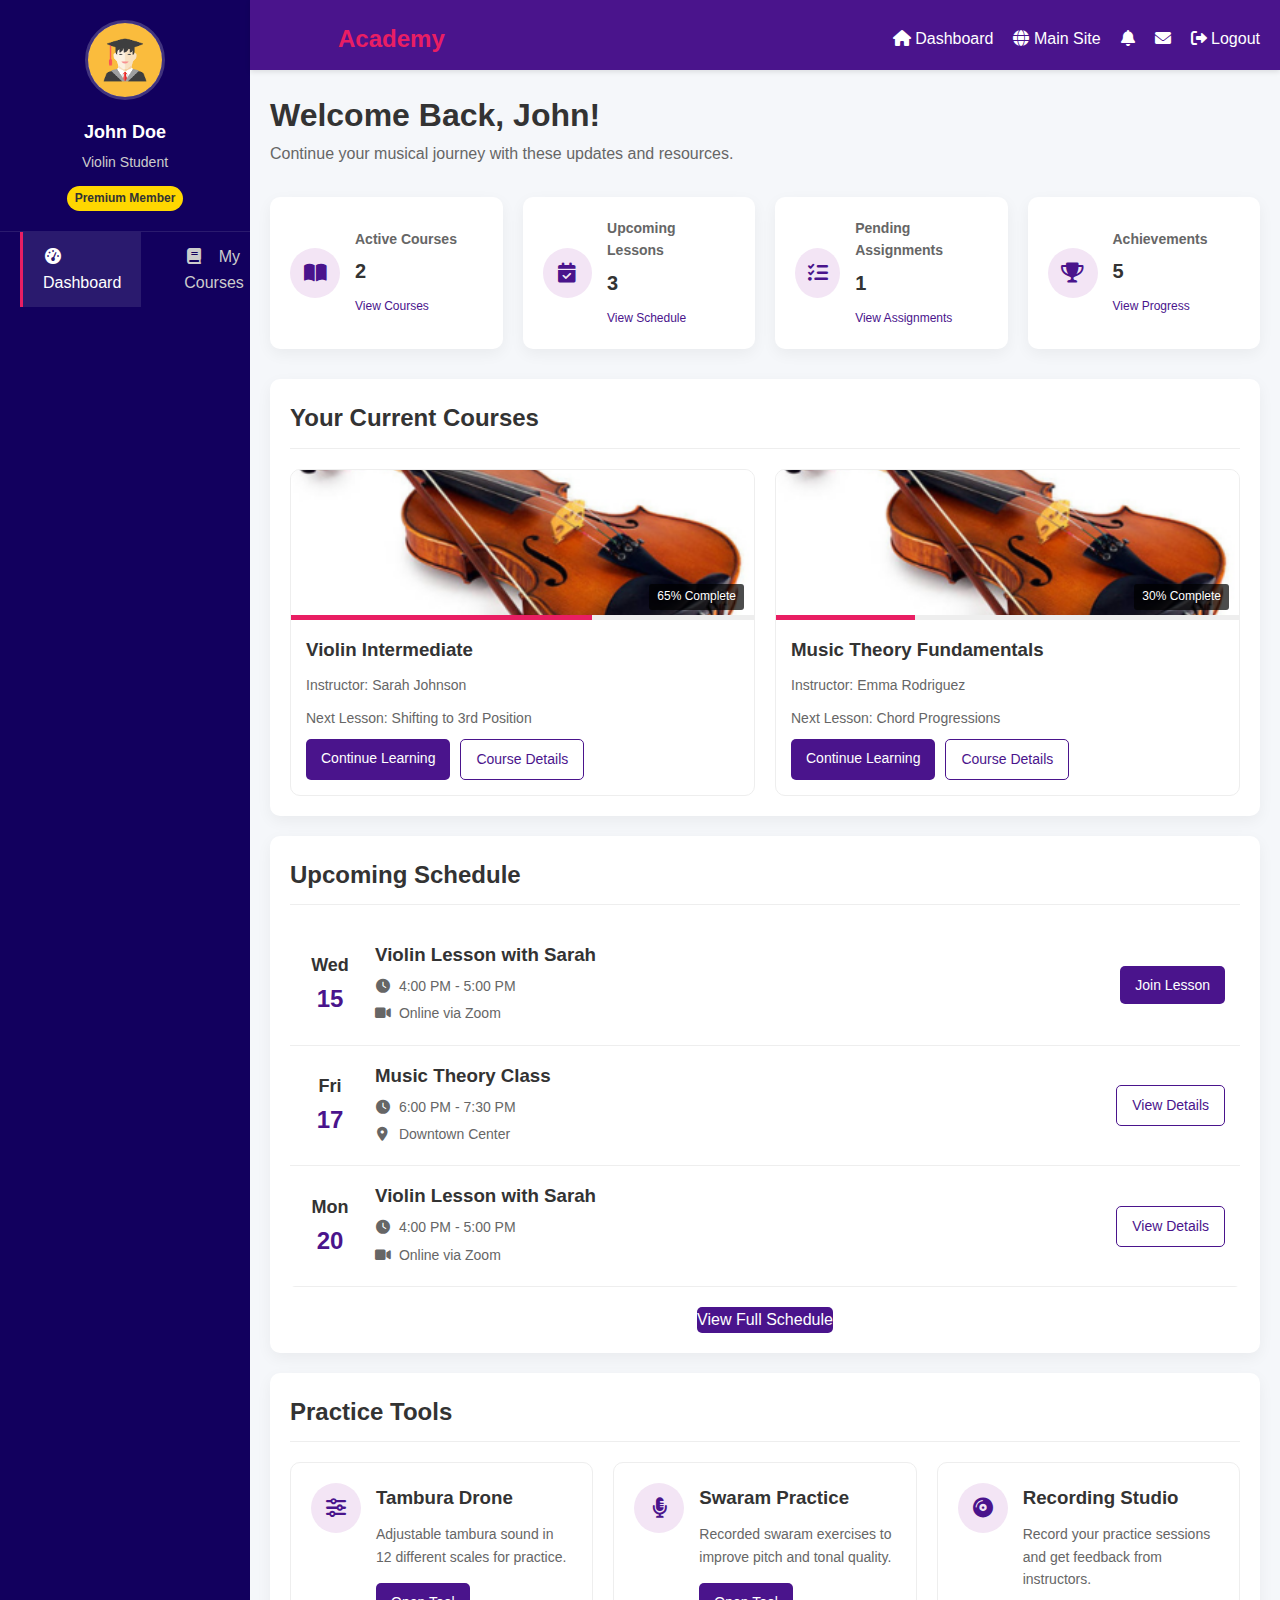
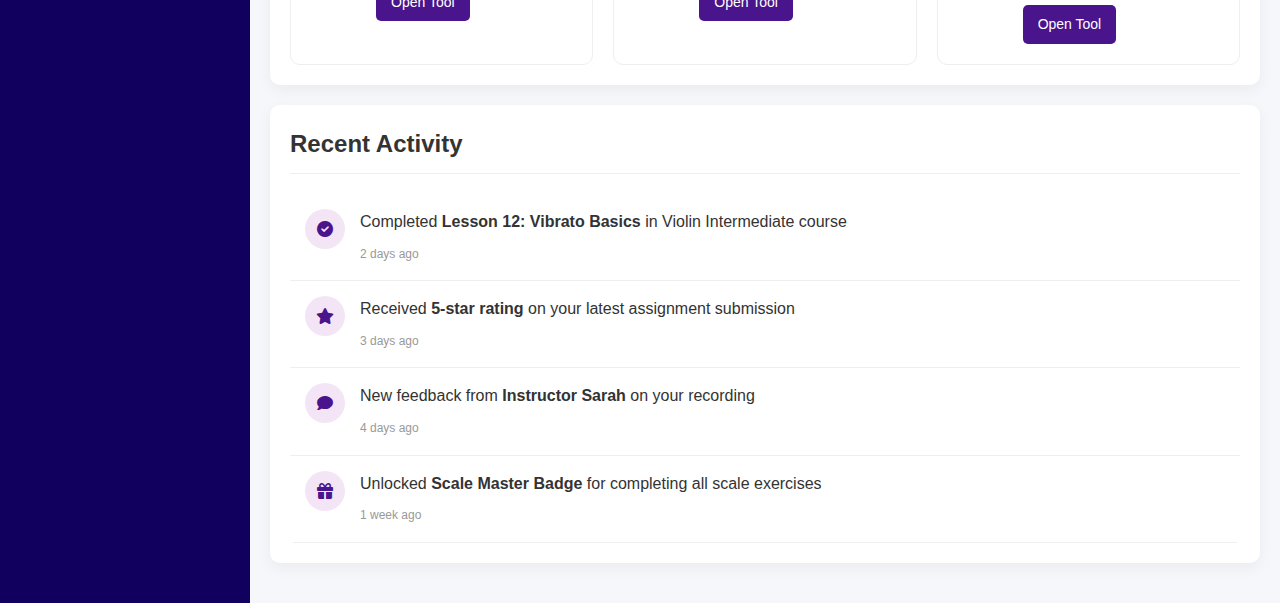
<file: Project_1/pages/html/dashboard.html>
<!DOCTYPE html>
<html lang="en">
<head>
  <meta charset="UTF-8">
  <meta name="viewport" content="width=device-width, initial-scale=1.0">
  <title>Student Dashboard - Music Academy</title>
  <link rel="stylesheet" href="../css/main.css">
  <link rel="stylesheet" href="../css/dashboard.css">
  <link rel="stylesheet" href="https://cdnjs.cloudflare.com/ajax/libs/font-awesome/6.0.0-beta3/css/all.min.css">
</head>
<body class="student-dashboard">
  <!-- Student Header -->
  <header class="student-header">
    <div class="container header-container">
      <a href="dashboard.html" class="logo">Music<span>Academy</span> Student</a>
      <nav>
        <ul>
          <li><a href="dashboard.html" class="active"><i class="fas fa-home"></i> Dashboard</a></li>
          <li><a href="../../index.html"><i class="fas fa-globe"></i> Main Site</a></li>
          <li><a href="#"><i class="fas fa-bell"></i></a></li>
          <li><a href="#"><i class="fas fa-envelope"></i></a></li>
          <li><a href="login.html"><i class="fas fa-sign-out-alt"></i> Logout</a></li>
        </ul>
      </nav>
    </div>
  </header>

  <!-- Student Sidebar -->
  <aside class="student-sidebar">
    <div class="student-profile">
      <img src="../../assets/images/stu_profile.png" alt="Student Profile">
      <h3>John Doe</h3>
      <p>Violin Student</p>
      <div class="membership-status">
        <span class="badge premium">Premium Member</span>
      </div>
    </div>
    <nav>
      <ul>
        <li><a href="dashboard.html" class="active"><i class="fas fa-tachometer-alt"></i> Dashboard</a></li>
        <li><a href="courses.html"><i class="fas fa-book"></i> My Courses</a></li>
        <li><a href="lessons.html"><i class="fas fa-play-circle"></i> Video Lessons</a></li>
        <li><a href="practice.html"><i class="fas fa-music"></i> Practice Tools</a></li>
        <li><a href="assignments.html"><i class="fas fa-tasks"></i> Assignments</a></li>
        <li><a href="progress.html"><i class="fas fa-chart-line"></i> Progress</a></li>
        <li><a href="schedule.html"><i class="fas fa-calendar-alt"></i> Schedule</a></li>
        <li><a href="messages.html"><i class="fas fa-comments"></i> Messages</a></li>
        <li><a href="shop.html"><i class="fas fa-shopping-cart"></i> Student Shop</a></li>
        <li><a href="settings.html"><i class="fas fa-cog"></i> Settings</a></li>
      </ul>
    </nav>
  </aside>

  <!-- Main Content -->
  <main class="student-main">
    <div class="student-container">
      <h1>Welcome Back, John!</h1>
      <p class="welcome-message">Continue your musical journey with these updates and resources.</p>
      
      <!-- Student Stats -->
      <div class="student-stats">
        <div class="stat-card">
          <div class="stat-icon">
            <i class="fas fa-book-open"></i>
          </div>
          <div class="stat-info">
            <h3>Active Courses</h3>
            <p>2</p>
            <a href="courses.html">View Courses</a>
          </div>
        </div>
        <div class="stat-card">
          <div class="stat-icon">
            <i class="fas fa-calendar-check"></i>
          </div>
          <div class="stat-info">
            <h3>Upcoming Lessons</h3>
            <p>3</p>
            <a href="schedule.html">View Schedule</a>
          </div>
        </div>
        <div class="stat-card">
          <div class="stat-icon">
            <i class="fas fa-tasks"></i>
          </div>
          <div class="stat-info">
            <h3>Pending Assignments</h3>
            <p>1</p>
            <a href="assignments.html">View Assignments</a>
          </div>
        </div>
        <div class="stat-card">
          <div class="stat-icon">
            <i class="fas fa-trophy"></i>
          </div>
          <div class="stat-info">
            <h3>Achievements</h3>
            <p>5</p>
            <a href="progress.html">View Progress</a>
          </div>
        </div>
      </div>
      
      <!-- Current Courses -->
      <div class="dashboard-section">
        <h2>Your Current Courses</h2>
        <div class="course-cards">
          <div class="course-card">
            <div class="course-img">
              <img src="../../assets/images/violin_1.png" alt="Violin Intermediate">
              <div class="progress-bar">
                <div class="progress" style="width: 65%"></div>
              </div>
              <div class="progress-text">65% Complete</div>
            </div>
            <div class="course-info">
              <h3>Violin Intermediate</h3>
              <p class="instructor">Instructor: Sarah Johnson</p>
              <p class="next-lesson">Next Lesson: Shifting to 3rd Position</p>
              <div class="course-actions">
                <a href="#" class="btn btn-small">Continue Learning</a>
                <a href="#" class="btn btn-small btn-outline">Course Details</a>
              </div>
            </div>
          </div>
          <div class="course-card">
            <div class="course-img">
              <img src="../../assets/images/violin_1.png" alt="Music Theory">
              <div class="progress-bar">
                <div class="progress" style="width: 30%"></div>
              </div>
              <div class="progress-text">30% Complete</div>
            </div>
            <div class="course-info">
              <h3>Music Theory Fundamentals</h3>
              <p class="instructor">Instructor: Emma Rodriguez</p>
              <p class="next-lesson">Next Lesson: Chord Progressions</p>
              <div class="course-actions">
                <a href="#" class="btn btn-small">Continue Learning</a>
                <a href="#" class="btn btn-small btn-outline">Course Details</a>
              </div>
            </div>
          </div>
        </div>
      </div>
      
      <!-- Upcoming Schedule -->
      <div class="dashboard-section">
        <h2>Upcoming Schedule</h2>
        <div class="schedule-list">
          <div class="schedule-item">
            <div class="schedule-date">
              <div class="day">Wed</div>
              <div class="date">15</div>
            </div>
            <div class="schedule-details">
              <h3>Violin Lesson with Sarah</h3>
              <p><i class="fas fa-clock"></i> 4:00 PM - 5:00 PM</p>
              <p><i class="fas fa-video"></i> Online via Zoom</p>
            </div>
            <div class="schedule-actions">
              <a href="#" class="btn btn-small">Join Lesson</a>
            </div>
          </div>
          <div class="schedule-item">
            <div class="schedule-date">
              <div class="day">Fri</div>
              <div class="date">17</div>
            </div>
            <div class="schedule-details">
              <h3>Music Theory Class</h3>
              <p><i class="fas fa-clock"></i> 6:00 PM - 7:30 PM</p>
              <p><i class="fas fa-map-marker-alt"></i> Downtown Center</p>
            </div>
            <div class="schedule-actions">
              <a href="#" class="btn btn-small btn-outline">View Details</a>
            </div>
          </div>
          <div class="schedule-item">
            <div class="schedule-date">
              <div class="day">Mon</div>
              <div class="date">20</div>
            </div>
            <div class="schedule-details">
              <h3>Violin Lesson with Sarah</h3>
              <p><i class="fas fa-clock"></i> 4:00 PM - 5:00 PM</p>
              <p><i class="fas fa-video"></i> Online via Zoom</p>
            </div>
            <div class="schedule-actions">
              <a href="#" class="btn btn-small btn-outline">View Details</a>
            </div>
          </div>
        </div>
        <div class="text-center">
          <a href="schedule.html" class="btn">View Full Schedule</a>
        </div>
      </div>
      
      <!-- Practice Tools -->
      <div class="dashboard-section">
        <h2>Practice Tools</h2>
        <div class="practice-tools">
          <div class="tool-card">
            <div class="tool-icon">
              <i class="fas fa-sliders-h"></i>
            </div>
            <div class="tool-info">
              <h3>Tambura Drone</h3>
              <p>Adjustable tambura sound in 12 different scales for practice.</p>
              <a href="practice.html#tambura" class="btn btn-small">Open Tool</a>
            </div>
          </div>
          <div class="tool-card">
            <div class="tool-icon">
              <i class="fas fa-microphone-alt"></i>
            </div>
            <div class="tool-info">
              <h3>Swaram Practice</h3>
              <p>Recorded swaram exercises to improve pitch and tonal quality.</p>
              <a href="practice.html#swaram" class="btn btn-small">Open Tool</a>
            </div>
          </div>
          <div class="tool-card">
            <div class="tool-icon">
              <i class="fas fa-compact-disc"></i>
            </div>
            <div class="tool-info">
              <h3>Recording Studio</h3>
              <p>Record your practice sessions and get feedback from instructors.</p>
              <a href="practice.html#recording" class="btn btn-small">Open Tool</a>
            </div>
          </div>
        </div>
      </div>
      
      <!-- Recent Activity -->
      <div class="dashboard-section">
        <h2>Recent Activity</h2>
        <div class="activity-list">
          <div class="activity-item">
            <div class="activity-icon">
              <i class="fas fa-check-circle"></i>
            </div>
            <div class="activity-content">
              <p>Completed <strong>Lesson 12: Vibrato Basics</strong> in Violin Intermediate course</p>
              <span class="activity-time">2 days ago</span>
            </div>
          </div>
          <div class="activity-item">
            <div class="activity-icon">
              <i class="fas fa-star"></i>
            </div>
            <div class="activity-content">
              <p>Received <strong>5-star rating</strong> on your latest assignment submission</p>
              <span class="activity-time">3 days ago</span>
            </div>
          </div>
          <div class="activity-item">
            <div class="activity-icon">
              <i class="fas fa-comment"></i>
            </div>
            <div class="activity-content">
              <p>New feedback from <strong>Instructor Sarah</strong> on your recording</p>
              <span class="activity-time">4 days ago</span>
            </div>
          </div>
          <div class="activity-item">
            <div class="activity-icon">
              <i class="fas fa-gift"></i>
            </div>
            <div class="activity-content">
              <p>Unlocked <strong>Scale Master Badge</strong> for completing all scale exercises</p>
              <span class="activity-time">1 week ago</span>
            </div>
          </div>
        </div>
      </div>
    </div>
  </main>
</body>
</html>
</file>
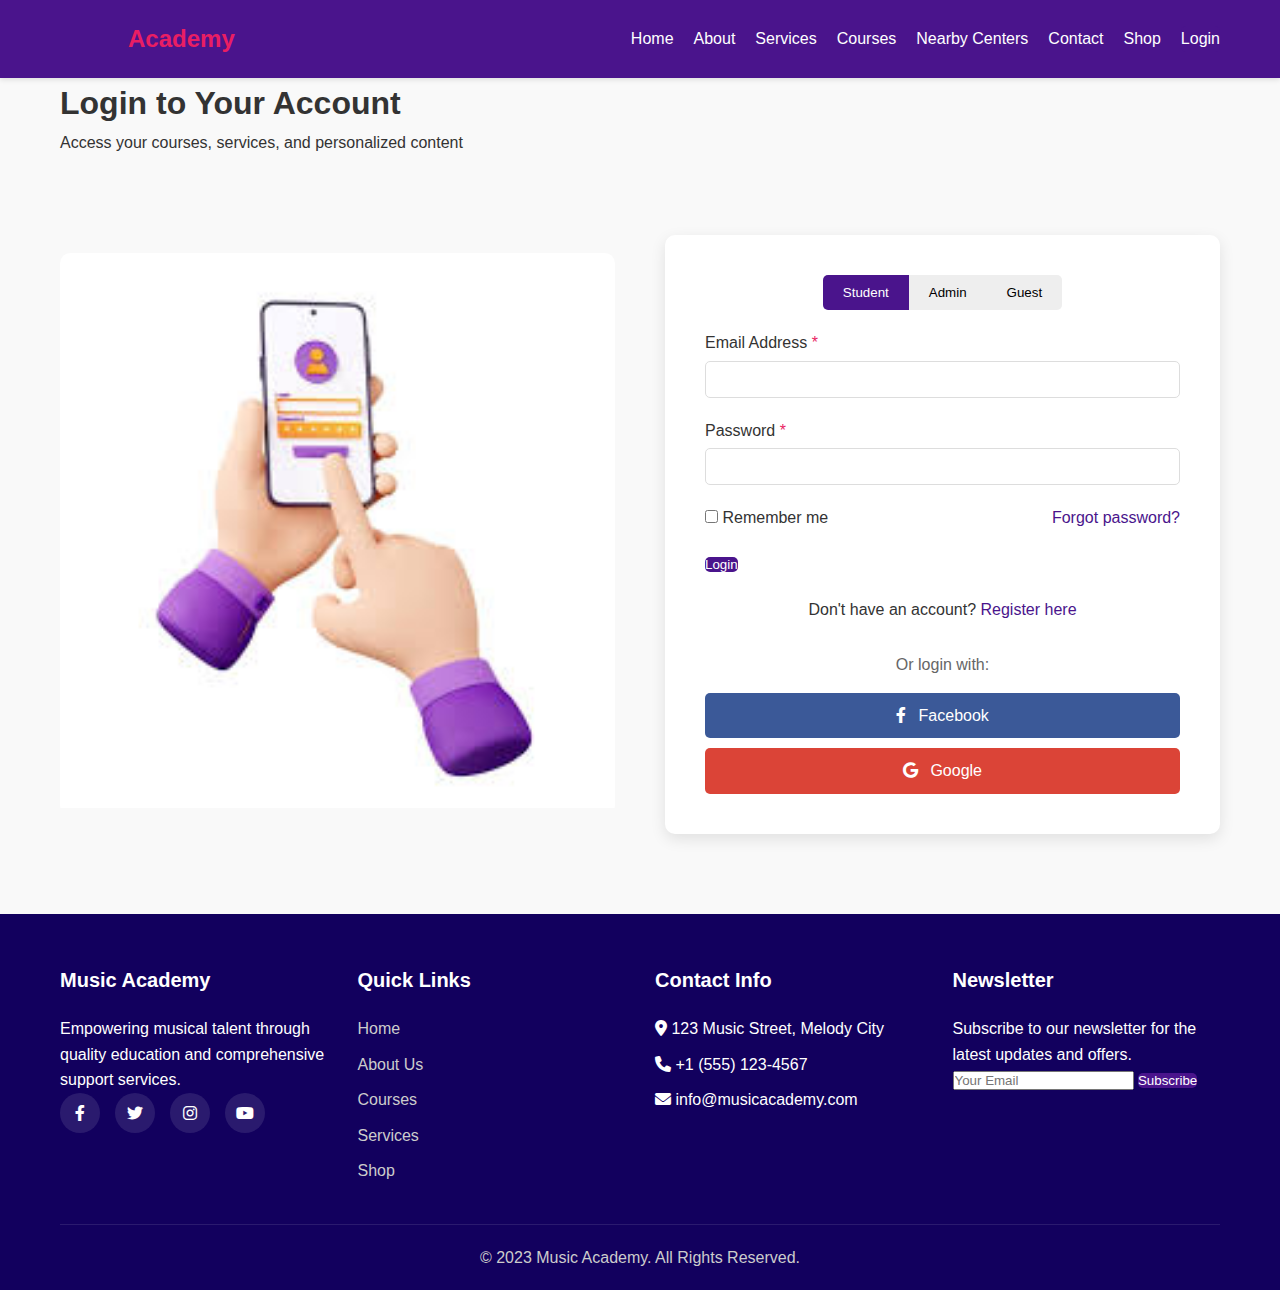
<file: Project_1/pages/html/login.html>
<!DOCTYPE html>
<html lang="en">
<head>
  <meta charset="UTF-8">
  <meta name="viewport" content="width=device-width, initial-scale=1.0">
  <title>Login - Music Academy</title>
  <link rel="stylesheet" href="../css/main.css">
  <link rel="stylesheet" href="../css/login.css">
  <link rel="stylesheet" href="https://cdnjs.cloudflare.com/ajax/libs/font-awesome/6.0.0-beta3/css/all.min.css">
</head>
<body>
  <!-- Header -->
  <header>
    <div class="container header-container">
      <a href="../../index.html" class="logo">Music<span>Academy</span></a>
      <nav>
        <ul>
          <li><a href="../../index.html">Home</a></li>
          <li><a href="about.html">About</a></li>
          <li><a href="services.html">Services</a></li>
          <li><a href="courses.html">Courses</a></li>
          <li><a href="nearby-centers.html">Nearby Centers</a></li>
          <li><a href="contact.html">Contact</a></li>
          <li><a href="shop.html">Shop</a></li>
          <li><a href="login.html" class="btn active">Login</a></li>
        </ul>
      </nav>
    </div>
  </header>

  <!-- Page Title -->
  <section class="page-title">
    <div class="container">
      <h1>Login to Your Account</h1>
      <p>Access your courses, services, and personalized content</p>
    </div>
  </section>

  <!-- Login Container -->
  <section class="section">
    <div class="container">
      <div class="login-container">
        <div class="login-img">
          <img src="../../assets/images/login.jpeg" alt="Music Education">
        </div>
        <div class="login-form">
          <div class="user-type">
            <button class="active">Student</button>
            <button>Admin</button>
            <button>Guest</button>
          </div>
          
          <!-- Student Login Form -->
          <form id="student-login">
            <div class="form-group">
              <label for="student-email">Email Address <span class="required">*</span></label>
              <input type="email" id="student-email" required>
              <div class="error-message" id="email-error"></div>
            </div>
            <div class="form-group">
              <label for="student-password">Password <span class="required">*</span></label>
              <input type="password" id="student-password" required>
              <div class="error-message" id="password-error"></div>
            </div>
            <div class="login-options">
              <div>
                <input type="checkbox" id="remember">
                <label for="remember">Remember me</label>
              </div>
              <a href="forgot-password.html">Forgot password?</a>
            </div>
            <button type="submit" class="btn">Login</button>
          </form>
          
          <!-- Admin Login Form (hidden by default) -->
          <form id="admin-login" style="display: none;">
            <div class="form-group">
              <label for="admin-username">Username <span class="required">*</span></label>
              <input type="text" id="admin-username" required>
              <div class="error-message" id="username-error"></div>
            </div>
            <div class="form-group">
              <label for="admin-password">Password <span class="required">*</span></label>
              <input type="password" id="admin-password" required>
              <div class="error-message" id="admin-password-error"></div>
            </div>
            <div class="login-options">
              <div>
                <input type="checkbox" id="admin-remember">
                <label for="admin-remember">Remember me</label>
              </div>
              <a href="forgot-password.html">Forgot password?</a>
            </div>
            <button type="submit" class="btn">Login</button>
          </form>
          
          <!-- Guest Access (no form) -->
          <div id="guest-access" style="display: none;">
            <p>Browse our public content without creating an account. You'll have access to:</p>
            <ul>
              <li><i class="fas fa-check"></i> Course overviews and sample lessons</li>
              <li><i class="fas fa-check"></i> General information about our academy</li>
              <li><i class="fas fa-check"></i> Service descriptions and pricing</li>
              <li><i class="fas fa-check"></i> Public events and performances</li>
            </ul>
            <p>To access personalized content, student discounts, and full courses, please <a href="register.html">register as a student</a>.</p>
            <a href="../../index.html" class="btn">Continue as Guest</a>
          </div>
          
          <div class="register-link">
            <p>Don't have an account? <a href="register.html">Register here</a></p>
          </div>
          
          <div class="social-login">
            <p>Or login with:</p>
            <div class="social-buttons">
              <a href="#" class="social-btn facebook"><i class="fab fa-facebook-f"></i> Facebook</a>
              <a href="#" class="social-btn google"><i class="fab fa-google"></i> Google</a>
            </div>
          </div>
        </div>
      </div>
    </div>
  </section>

  <!-- Footer -->
  <footer>
    <div class="container">
      <div class="footer-container">
        <div class="footer-col">
          <h3>Music Academy</h3>
          <p>Empowering musical talent through quality education and comprehensive support services.</p>
          <div class="social-links">
            <a href="#"><i class="fab fa-facebook-f"></i></a>
            <a href="#"><i class="fab fa-twitter"></i></a>
            <a href="#"><i class="fab fa-instagram"></i></a>
            <a href="#"><i class="fab fa-youtube"></i></a>
          </div>
        </div>
        <div class="footer-col">
          <h3>Quick Links</h3>
          <ul>
            <li><a href="../../index.html">Home</a></li>
            <li><a href="about.html">About Us</a></li>
            <li><a href="courses.html">Courses</a></li>
            <li><a href="services.html">Services</a></li>
            <li><a href="shop.html">Shop</a></li>
          </ul>
        </div>
        <div class="footer-col">
          <h3>Contact Info</h3>
          <ul>
            <li><i class="fas fa-map-marker-alt"></i> 123 Music Street, Melody City</li>
            <li><i class="fas fa-phone"></i> +1 (555) 123-4567</li>
            <li><i class="fas fa-envelope"></i> info@musicacademy.com</li>
          </ul>
        </div>
        <div class="footer-col">
          <h3>Newsletter</h3>
          <p>Subscribe to our newsletter for the latest updates and offers.</p>
          <form>
            <input type="email" placeholder="Your Email">
            <button type="submit" class="btn">Subscribe</button>
          </form>
        </div>
      </div>
      <div class="copyright">
        <p>&copy; 2023 Music Academy. All Rights Reserved.</p>
      </div>
    </div>
  </footer>

  <script>
    // User type switching functionality
    document.querySelectorAll('.user-type button').forEach(button => {
      button.addEventListener('click', function() {
        // Update active button
        document.querySelectorAll('.user-type button').forEach(btn => {
          btn.classList.remove('active');
        });
        this.classList.add('active');
        
        // Show corresponding form/section
        const userType = this.textContent.toLowerCase();
        
        // Hide all forms/sections first
        document.getElementById('student-login').style.display = 'none';
        document.getElementById('admin-login').style.display = 'none';
        document.getElementById('guest-access').style.display = 'none';
        
        // Show the selected one
        if(userType === 'student') {
          document.getElementById('student-login').style.display = 'block';
        } else if(userType === 'admin') {
          document.getElementById('admin-login').style.display = 'block';
        } else if(userType === 'guest') {
          document.getElementById('guest-access').style.display = 'block';
        }
      });
    });

    // Student Login Form Validation
    const studentLoginForm = document.getElementById('student-login');
    const studentEmailInput = document.getElementById('student-email');
    const studentPasswordInput = document.getElementById('student-password');
    const emailError = document.getElementById('email-error');
    const passwordError = document.getElementById('password-error');

    studentLoginForm.addEventListener('submit', function(e) {
      e.preventDefault();
      
      // Reset error messages
      emailError.textContent = '';
      passwordError.textContent = '';
      studentEmailInput.classList.remove('error');
      studentPasswordInput.classList.remove('error');
      
      let isValid = true;
      
      // Email validation
      const email = studentEmailInput.value.trim();
      if (!email) {
        emailError.textContent = 'Email is required';
        studentEmailInput.classList.add('error');
        isValid = false;
      } else if (!isValidEmail(email)) {
        emailError.textContent = 'Please enter a valid email address';
        studentEmailInput.classList.add('error');
        isValid = false;
      }
      
      // Password validation
      const password = studentPasswordInput.value.trim();
      if (!password) {
        passwordError.textContent = 'Password is required';
        studentPasswordInput.classList.add('error');
        isValid = false;
      } else if (password.length < 8) {
        passwordError.textContent = 'Password must be at least 8 characters';
        studentPasswordInput.classList.add('error');
        isValid = false;
      }
      
      if (isValid) {
        // In a real application, you would send this data to your server
        // For demo purposes, we'll just show a success message
        alert('Login successful! Redirecting to your dashboard...');
        window.location.href = 'dashboard.html';
      }
    });

    // Admin Login Form Validation
    const adminLoginForm = document.getElementById('admin-login');
    const adminUsernameInput = document.getElementById('admin-username');
    const adminPasswordInput = document.getElementById('admin-password');
    const usernameError = document.getElementById('username-error');
    const adminPasswordError = document.getElementById('admin-password-error');

    adminLoginForm.addEventListener('submit', function(e) {
      e.preventDefault();
      
      // Reset error messages
      usernameError.textContent = '';
      adminPasswordError.textContent = '';
      adminUsernameInput.classList.remove('error');
      adminPasswordInput.classList.remove('error');
      
      let isValid = true;
      
      // Username validation
      const username = adminUsernameInput.value.trim();
      if (!username) {
        usernameError.textContent = 'Username is required';
        adminUsernameInput.classList.add('error');
        isValid = false;
      }
      
      // Password validation
      const password = adminPasswordInput.value.trim();
      if (!password) {
        adminPasswordError.textContent = 'Password is required';
        adminPasswordInput.classList.add('error');
        isValid = false;
      } else if (password.length < 8) {
        adminPasswordError.textContent = 'Password must be at least 8 characters';
        adminPasswordInput.classList.add('error');
        isValid = false;
      }
      
      if (isValid) {
        // In a real application, you would send this data to your server
        alert('Admin login successful! Redirecting to admin dashboard...');
        window.location.href = 'admin.html';
      }
    });

    // Helper function to validate email format
    function isValidEmail(email) {
      const re = /^[a-zA-Z0-9._%+-]+@[a-zA-Z0-9.-]+\.[a-zA-Z]{2,}$/;
      return re.test(String(email).toLowerCase());
    }

    // Real-time validation for student email
    studentEmailInput.addEventListener('input', function() {
      const email = this.value.trim();
      if (!email) {
        emailError.textContent = '';
        this.classList.remove('error');
      } else if (!isValidEmail(email)) {
        emailError.textContent = 'Please enter a valid email address';
        this.classList.add('error');
      } else {
        emailError.textContent = '';
        this.classList.remove('error');
      }
    });

    // Real-time validation for student password
    studentPasswordInput.addEventListener('input', function() {
      const password = this.value.trim();
      if (!password) {
        passwordError.textContent = '';
        this.classList.remove('error');
      } else if (password.length < 8) {
        passwordError.textContent = 'Password must be at least 8 characters';
        this.classList.add('error');
      } else {
        passwordError.textContent = '';
        this.classList.remove('error');
      }
    });

    // Real-time validation for admin username
    adminUsernameInput.addEventListener('input', function() {
      const username = this.value.trim();
      if (!username) {
        usernameError.textContent = '';
        this.classList.remove('error');
      } else {
        usernameError.textContent = '';
        this.classList.remove('error');
      }
    });

    // Real-time validation for admin password
    adminPasswordInput.addEventListener('input', function() {
      const password = this.value.trim();
      if (!password) {
        adminPasswordError.textContent = '';
        this.classList.remove('error');
      } else if (password.length < 8) {
        adminPasswordError.textContent = 'Password must be at least 8 characters';
        this.classList.add('error');
      } else {
        adminPasswordError.textContent = '';
        this.classList.remove('error');
      }
    });
  </script>
</body>
</html>
</file>
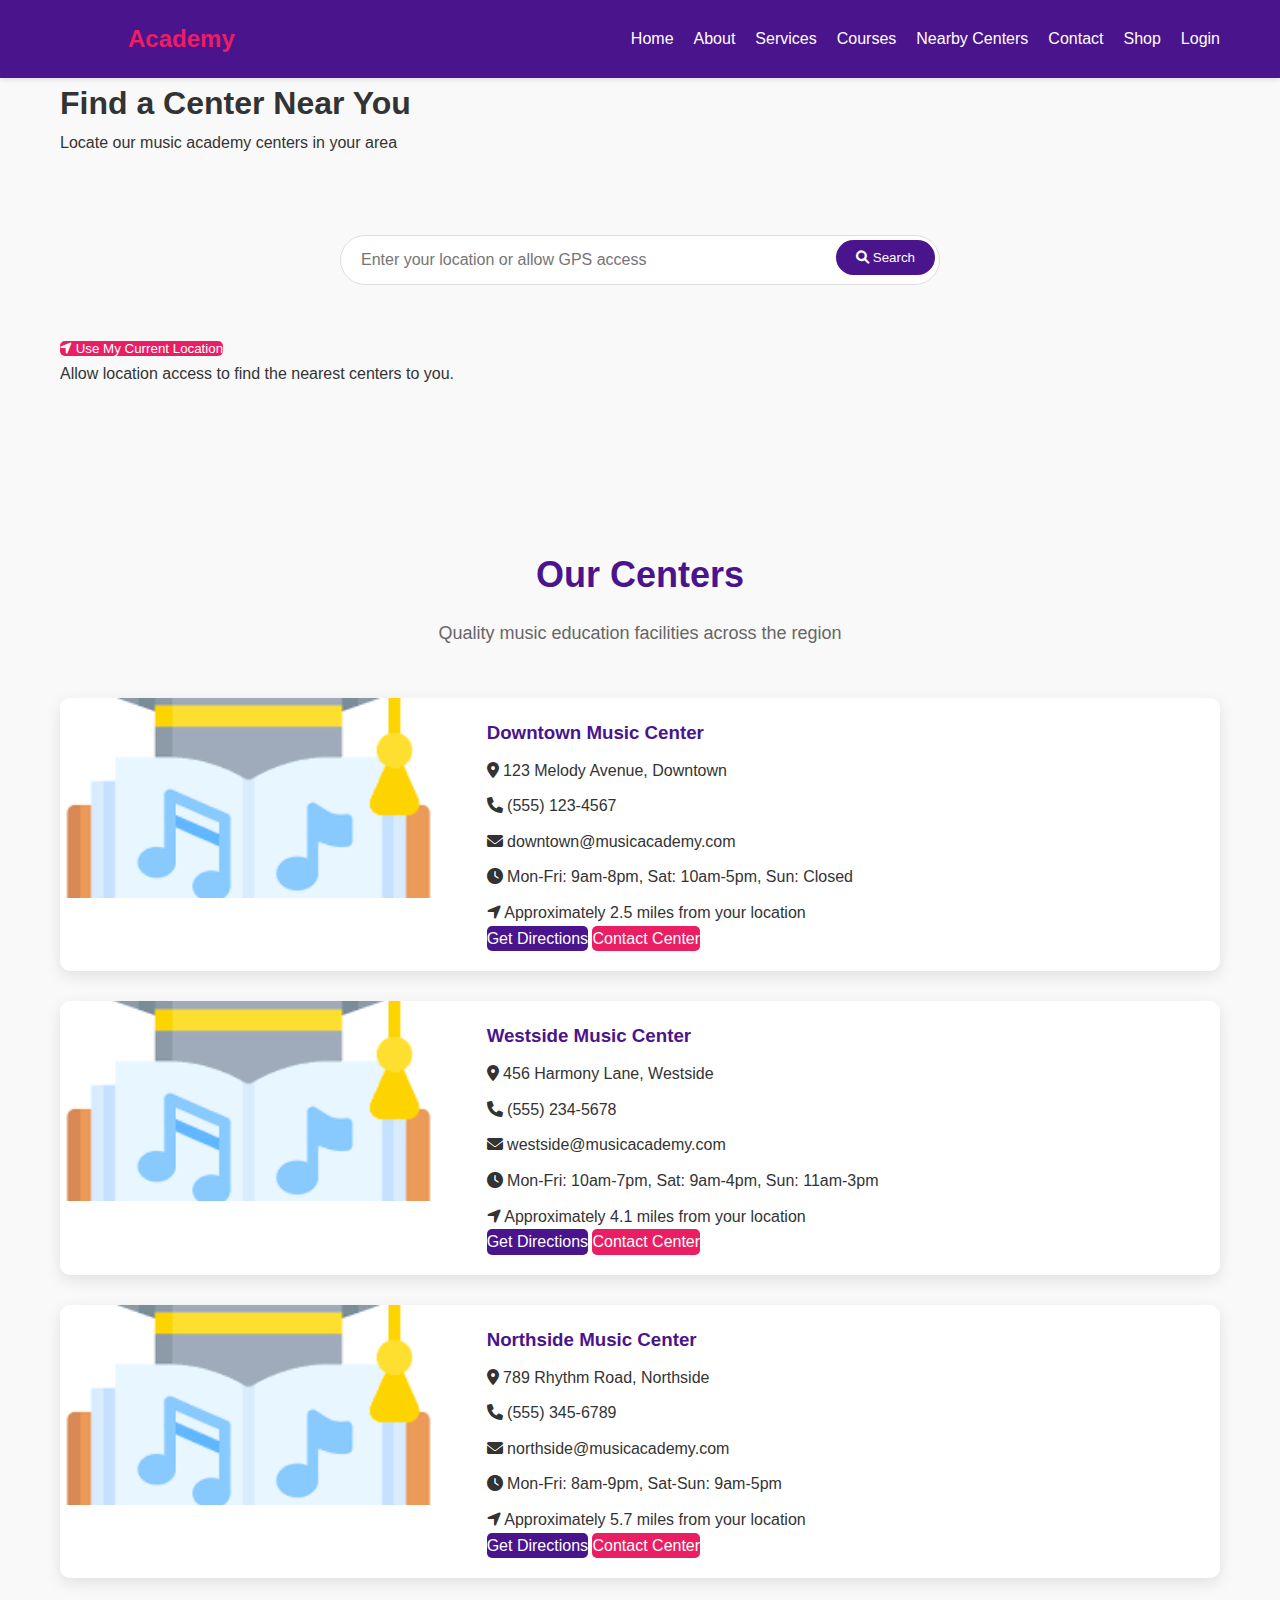
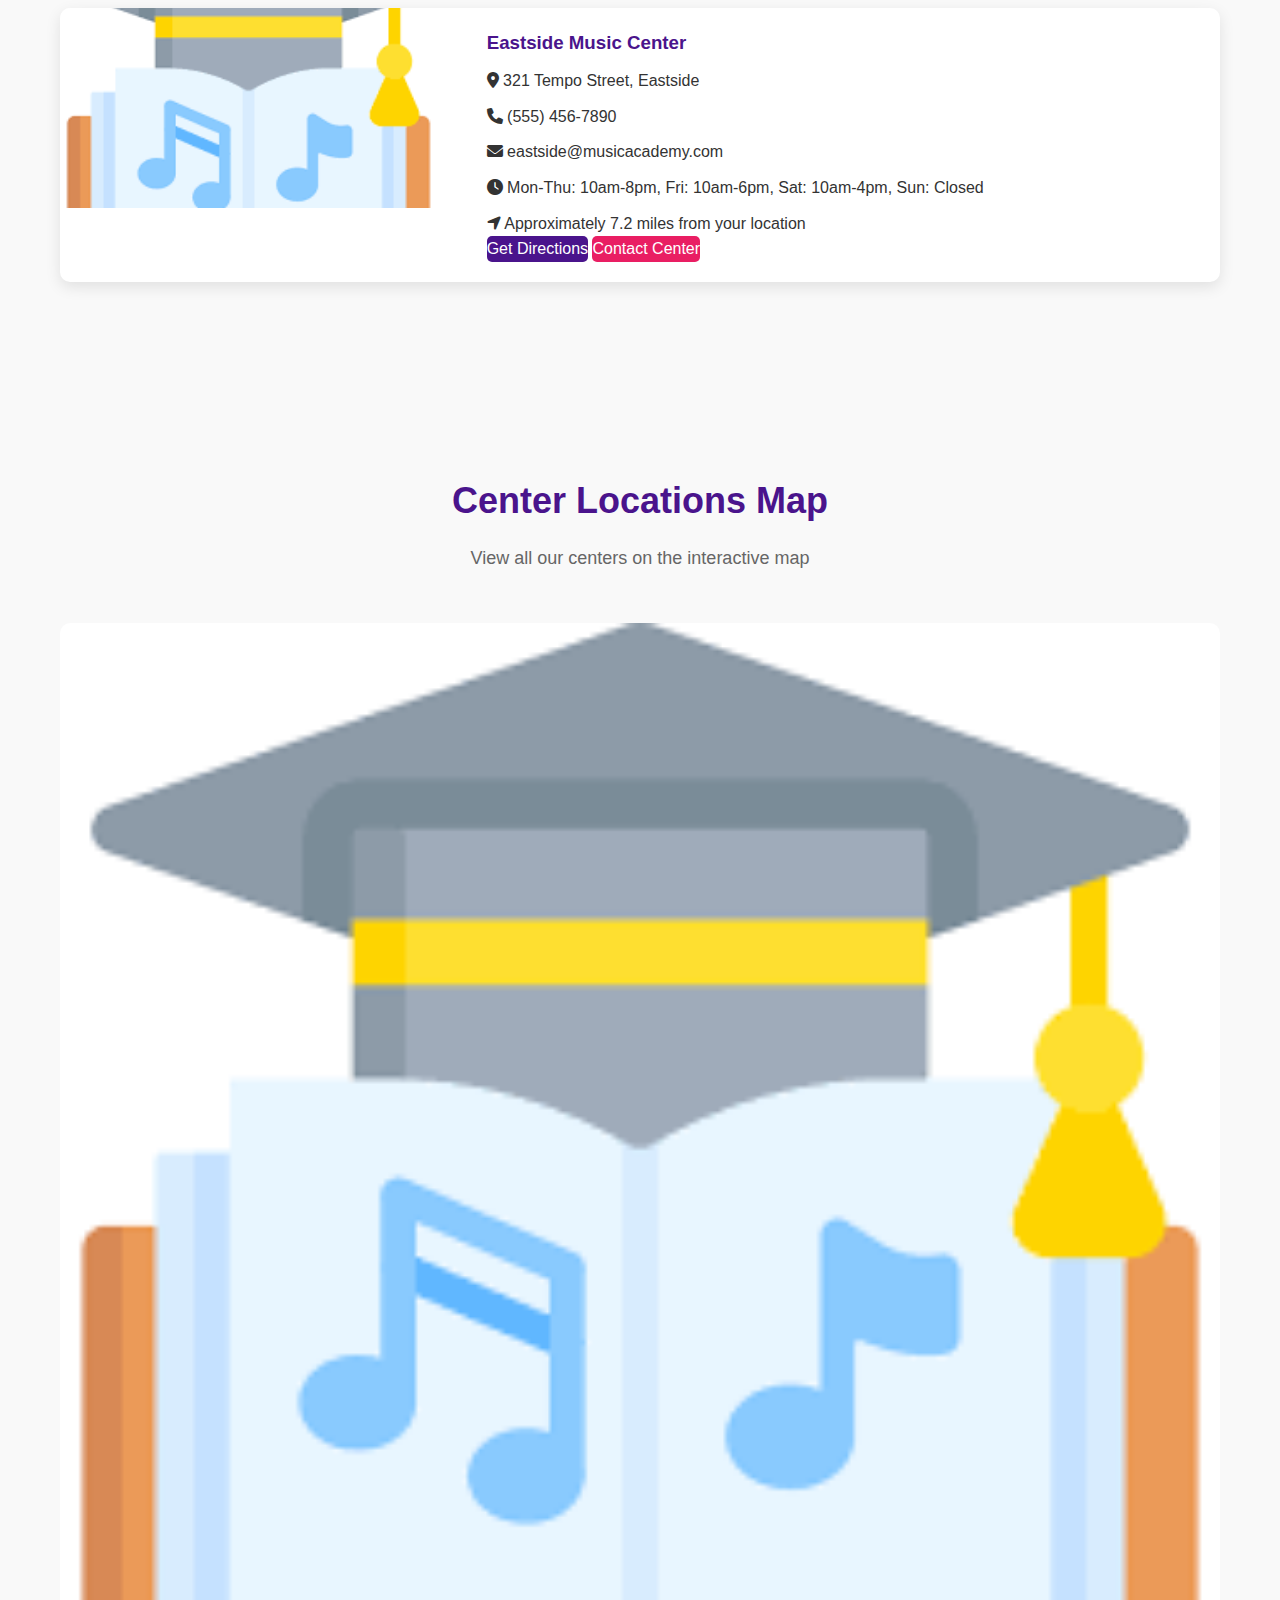
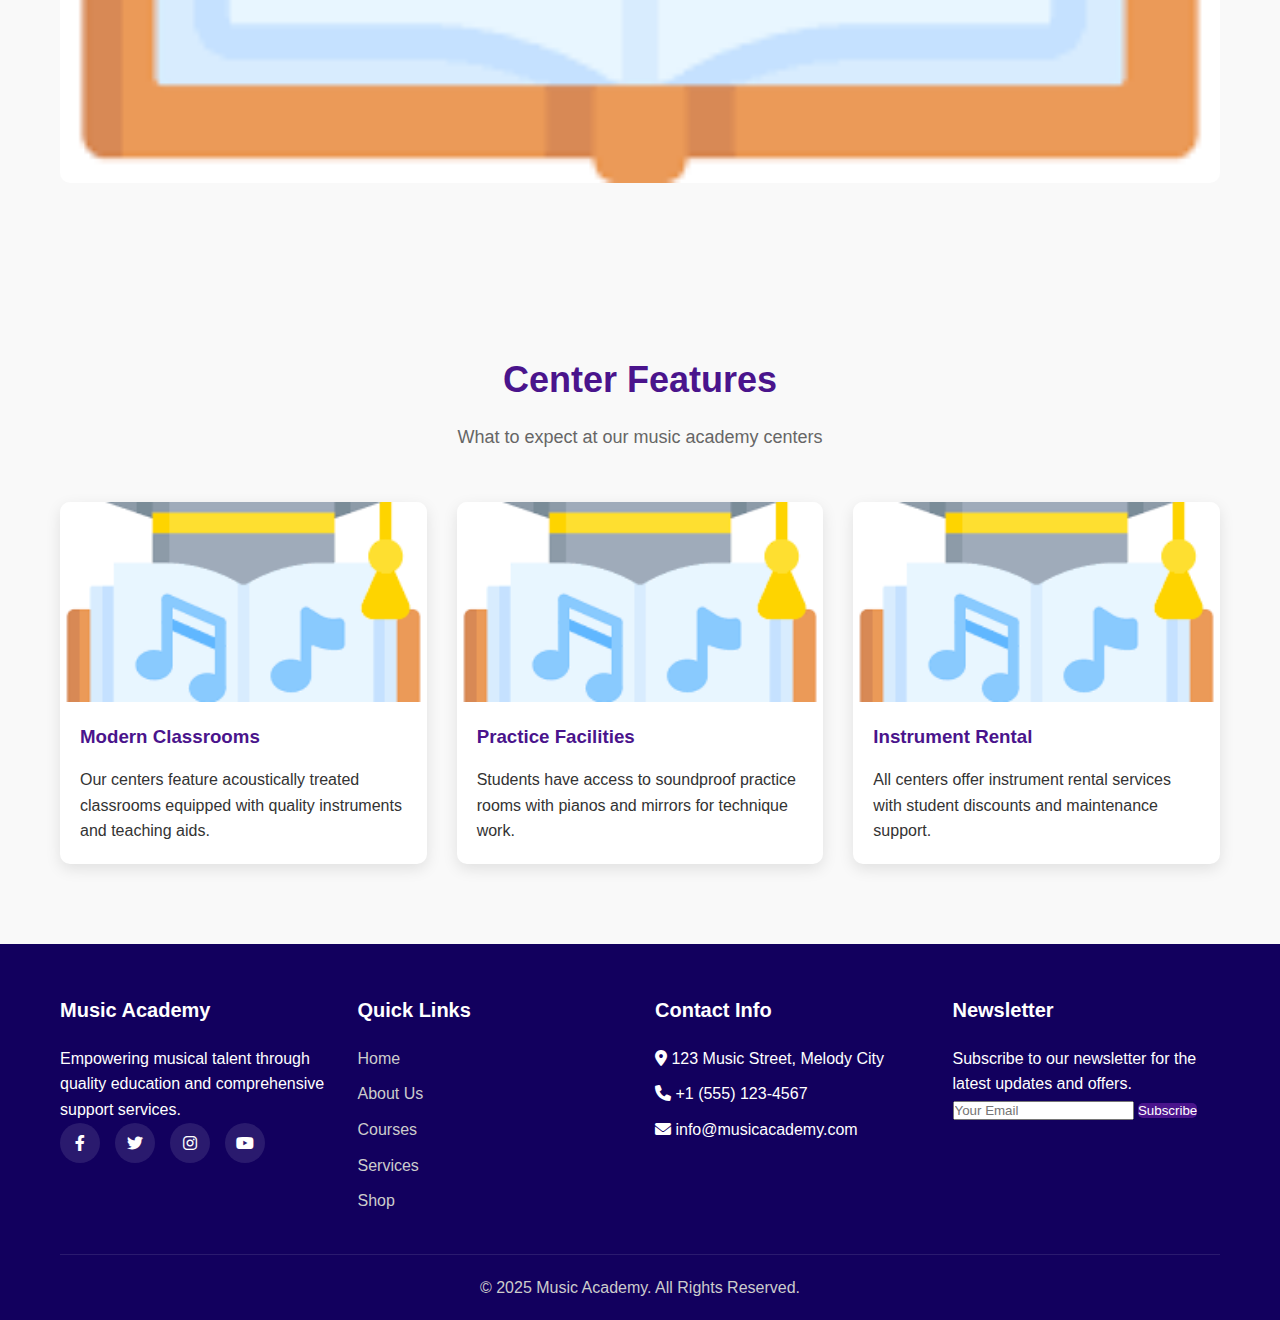
<file: Project_1/pages/html/nearby_centre.html>
<!DOCTYPE html>
<html lang="en">
<head>
  <meta charset="UTF-8">
  <meta name="viewport" content="width=device-width, initial-scale=1.0">
  <title>Nearby Centers - Music Academy</title>
  <link rel="stylesheet" href="../css/main.css">
  <link rel="stylesheet" href="https://cdnjs.cloudflare.com/ajax/libs/font-awesome/6.0.0-beta3/css/all.min.css">
</head>
<body>
  <!-- Header -->
  <header>
    <div class="container header-container">
      <a href="../../index.html" class="logo">Music<span>Academy</span></a>
      <nav>
        <ul>
          <li><a href="../../index.html">Home</a></li>
          <li><a href="about.html">About</a></li>
          <li><a href="services.html">Services</a></li>
          <li><a href="courses.html">Courses</a></li>
          <li><a href="nearby-centers.html" class="active">Nearby Centers</a></li>
          <li><a href="contact.html">Contact</a></li>
          <li><a href="shop.html">Shop</a></li>
          <li><a href="login.html" class="btn">Login</a></li>
        </ul>
      </nav>
    </div>
  </header>

  <!-- Page Title -->
  <section class="page-title">
    <div class="container">
      <h1>Find a Center Near You</h1>
      <p>Locate our music academy centers in your area</p>
    </div>
  </section>

  <!-- Search Box -->
  <section class="section">
    <div class="container">
      <div class="search-box">
        <input type="text" placeholder="Enter your location or allow GPS access">
        <button><i class="fas fa-search"></i> Search</button>
      </div>
      
      <div class="location-access">
        <button class="btn btn-accent"><i class="fas fa-location-arrow"></i> Use My Current Location</button>
        <p>Allow location access to find the nearest centers to you.</p>
      </div>
    </div>
  </section>

  <!-- Centers List -->
  <section class="section bg-light">
    <div class="container">
      <div class="section-title">
        <h2>Our Centers</h2>
        <p>Quality music education facilities across the region</p>
      </div>
      
      <div class="center-card">
        <div class="center-img">
          <img src="../../assets/images/centre.png" alt="Downtown Center">
        </div>
        <div class="center-info">
          <h3>Downtown Music Center</h3>
          <p><i class="fas fa-map-marker-alt"></i> 123 Melody Avenue, Downtown</p>
          <p><i class="fas fa-phone"></i> (555) 123-4567</p>
          <p><i class="fas fa-envelope"></i> downtown@musicacademy.com</p>
          <p><i class="fas fa-clock"></i> Mon-Fri: 9am-8pm, Sat: 10am-5pm, Sun: Closed</p>
          <div class="center-distance">
            <i class="fas fa-location-arrow"></i> Approximately 2.5 miles from your location
          </div>
          <a href="#" class="btn">Get Directions</a>
          <a href="contact.html" class="btn btn-accent">Contact Center</a>
        </div>
      </div>
      
      <div class="center-card">
        <div class="center-img">
          <img src="../../assets/images/centre.png" alt="Westside Center">
        </div>
        <div class="center-info">
          <h3>Westside Music Center</h3>
          <p><i class="fas fa-map-marker-alt"></i> 456 Harmony Lane, Westside</p>
          <p><i class="fas fa-phone"></i> (555) 234-5678</p>
          <p><i class="fas fa-envelope"></i> westside@musicacademy.com</p>
          <p><i class="fas fa-clock"></i> Mon-Fri: 10am-7pm, Sat: 9am-4pm, Sun: 11am-3pm</p>
          <div class="center-distance">
            <i class="fas fa-location-arrow"></i> Approximately 4.1 miles from your location
          </div>
          <a href="#" class="btn">Get Directions</a>
          <a href="contact.html" class="btn btn-accent">Contact Center</a>
        </div>
      </div>
      
      <div class="center-card">
        <div class="center-img">
          <img src="../../assets/images/centre.png" alt="Northside Center">
        </div>
        <div class="center-info">
          <h3>Northside Music Center</h3>
          <p><i class="fas fa-map-marker-alt"></i> 789 Rhythm Road, Northside</p>
          <p><i class="fas fa-phone"></i> (555) 345-6789</p>
          <p><i class="fas fa-envelope"></i> northside@musicacademy.com</p>
          <p><i class="fas fa-clock"></i> Mon-Fri: 8am-9pm, Sat-Sun: 9am-5pm</p>
          <div class="center-distance">
            <i class="fas fa-location-arrow"></i> Approximately 5.7 miles from your location
          </div>
          <a href="#" class="btn">Get Directions</a>
          <a href="contact.html" class="btn btn-accent">Contact Center</a>
        </div>
      </div>
      
      <div class="center-card">
        <div class="center-img">
          <img src="../../assets/images/centre.png" alt="Eastside Center">
        </div>
        <div class="center-info">
          <h3>Eastside Music Center</h3>
          <p><i class="fas fa-map-marker-alt"></i> 321 Tempo Street, Eastside</p>
          <p><i class="fas fa-phone"></i> (555) 456-7890</p>
          <p><i class="fas fa-envelope"></i> eastside@musicacademy.com</p>
          <p><i class="fas fa-clock"></i> Mon-Thu: 10am-8pm, Fri: 10am-6pm, Sat: 10am-4pm, Sun: Closed</p>
          <div class="center-distance">
            <i class="fas fa-location-arrow"></i> Approximately 7.2 miles from your location
          </div>
          <a href="#" class="btn">Get Directions</a>
          <a href="contact.html" class="btn btn-accent">Contact Center</a>
        </div>
      </div>
    </div>
  </section>

  <!-- Map Section -->
  <section class="section">
    <div class="container">
      <div class="section-title">
        <h2>Center Locations Map</h2>
        <p>View all our centers on the interactive map</p>
      </div>
      <div class="map-container">
        <img src="../../assets/images/centre.png" alt="Centers Map" style="width:100%; border-radius:10px;">
        <!-- In a real implementation, this would be an embedded Google Map -->
      </div>
    </div>
  </section>

  <!-- Center Features -->
  <section class="section bg-light">
    <div class="container">
      <div class="section-title">
        <h2>Center Features</h2>
        <p>What to expect at our music academy centers</p>
      </div>
      <div class="cards">
        <div class="card">
          <div class="card-img">
            <img src="../../assets/images/centre.png" alt="Classrooms">
          </div>
          <div class="card-content">
            <h3>Modern Classrooms</h3>
            <p>Our centers feature acoustically treated classrooms equipped with quality instruments and teaching aids.</p>
          </div>
        </div>
        <div class="card">
          <div class="card-img">
            <img src="../../assets/images/centre.png" alt="Practice Rooms">
          </div>
          <div class="card-content">
            <h3>Practice Facilities</h3>
            <p>Students have access to soundproof practice rooms with pianos and mirrors for technique work.</p>
          </div>
        </div>
        <div class="card">
          <div class="card-img">
            <img src="../../assets/images/centre.png" alt="Instrument Rental">
          </div>
          <div class="card-content">
            <h3>Instrument Rental</h3>
            <p>All centers offer instrument rental services with student discounts and maintenance support.</p>
          </div>
        </div>
      </div>
    </div>
  </section>

  <!-- Footer -->
  <footer>
    <div class="container">
      <div class="footer-container">
        <div class="footer-col">
          <h3>Music Academy</h3>
          <p>Empowering musical talent through quality education and comprehensive support services.</p>
          <div class="social-links">
            <a href="#"><i class="fab fa-facebook-f"></i></a>
            <a href="#"><i class="fab fa-twitter"></i></a>
            <a href="#"><i class="fab fa-instagram"></i></a>
            <a href="#"><i class="fab fa-youtube"></i></a>
          </div>
        </div>
        <div class="footer-col">
          <h3>Quick Links</h3>
          <ul>
            <li><a href="../../index.html">Home</a></li>
            <li><a href="about.html">About Us</a></li>
            <li><a href="courses.html">Courses</a></li>
            <li><a href="services.html">Services</a></li>
            <li><a href="shop.html">Shop</a></li>
          </ul>
        </div>
        <div class="footer-col">
          <h3>Contact Info</h3>
          <ul>
            <li><i class="fas fa-map-marker-alt"></i> 123 Music Street, Melody City</li>
            <li><i class="fas fa-phone"></i> +1 (555) 123-4567</li>
            <li><i class="fas fa-envelope"></i> info@musicacademy.com</li>
          </ul>
        </div>
        <div class="footer-col">
          <h3>Newsletter</h3>
          <p>Subscribe to our newsletter for the latest updates and offers.</p>
          <form>
            <input type="email" placeholder="Your Email">
            <button type="submit" class="btn">Subscribe</button>
          </form>
        </div>
      </div>
      <div class="copyright">
        <p>&copy; 2025 Music Academy. All Rights Reserved.</p>
      </div>
    </div>
  </footer>
</body>
</html>
</file>
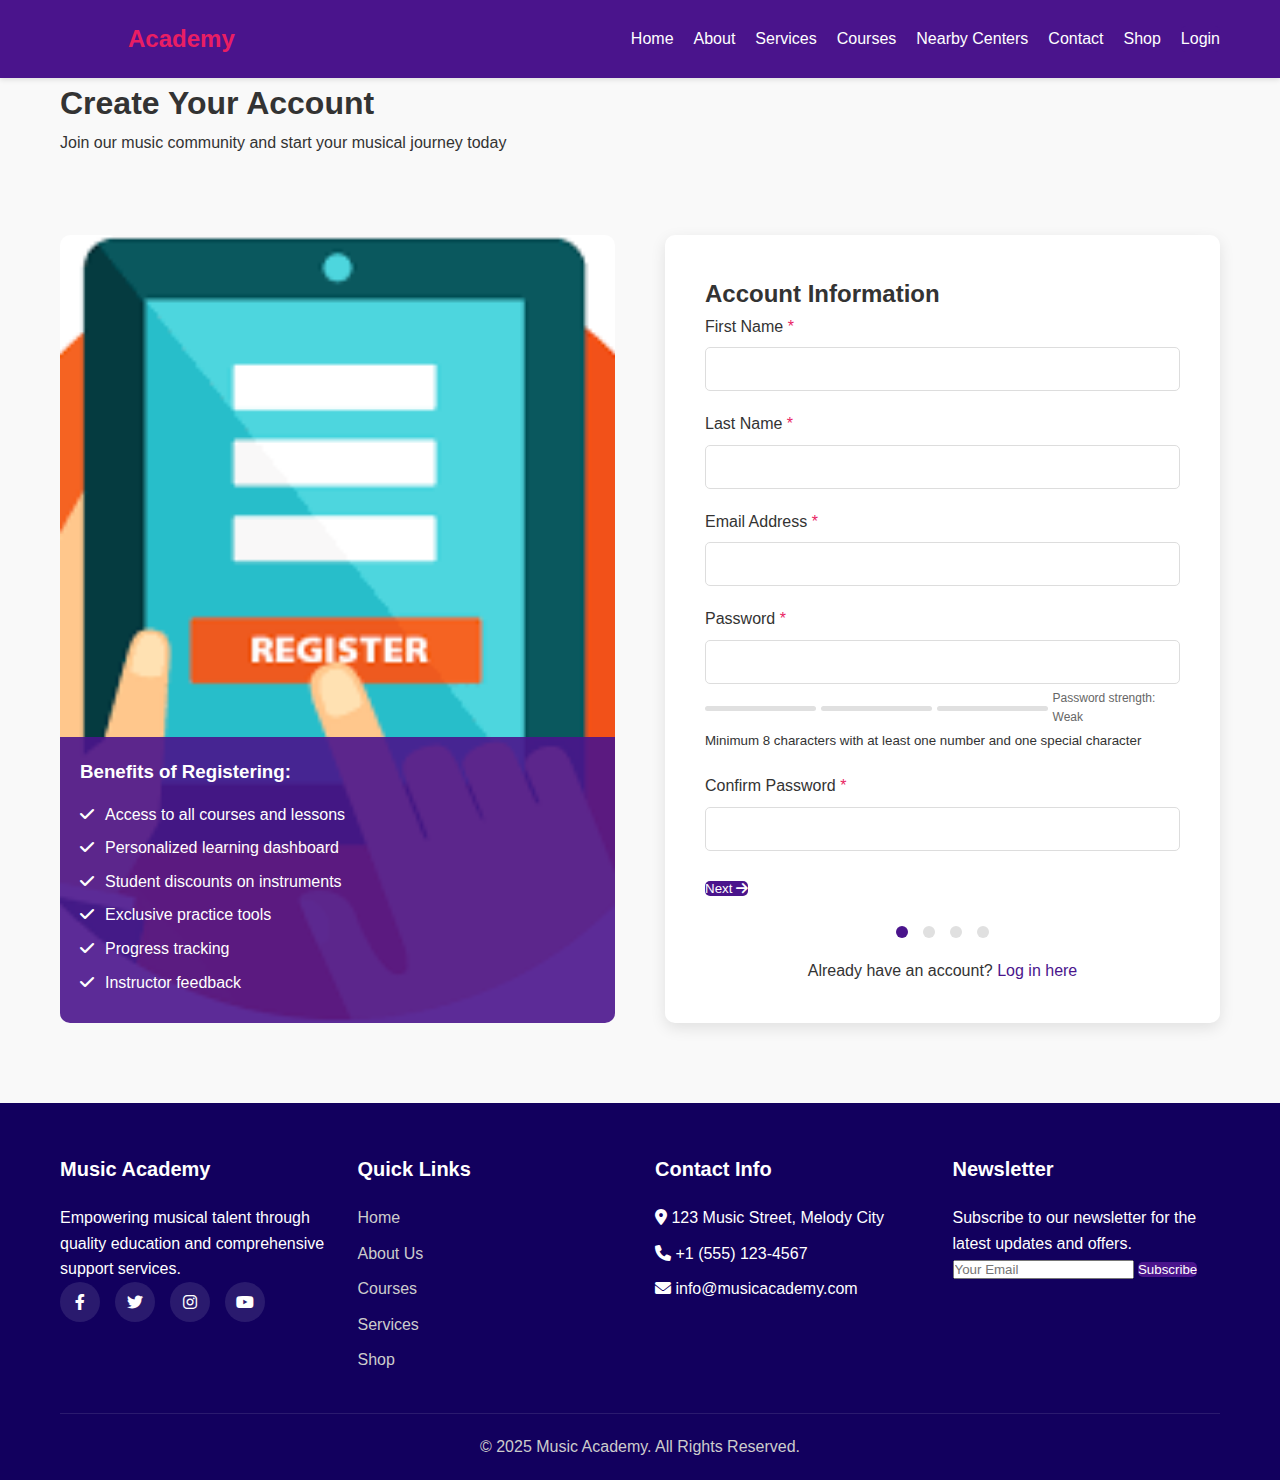
<file: Project_1/pages/html/register.html>
<!DOCTYPE html>
<html lang="en">
<head>
  <meta charset="UTF-8">
  <meta name="viewport" content="width=device-width, initial-scale=1.0">
  <title>Register - Music Academy</title>
  <link rel="stylesheet" href="../css/main.css">
  <link rel="stylesheet" href="../css/register.css">
  <link rel="stylesheet" href="https://cdnjs.cloudflare.com/ajax/libs/font-awesome/6.0.0-beta3/css/all.min.css">
</head>
<body>
  <!-- Header -->
  <header>
    <div class="container header-container">
      <a href="../../index.html" class="logo">Music<span>Academy</span></a>
      <nav>
        <ul>
          <li><a href="../../index.html">Home</a></li>
          <li><a href="about.html">About</a></li>
          <li><a href="services.html">Services</a></li>
          <li><a href="courses.html">Courses</a></li>
          <li><a href="nearby-centers.html">Nearby Centers</a></li>
          <li><a href="contact.html">Contact</a></li>
          <li><a href="shop.html">Shop</a></li>
          <li><a href="login.html" class="btn">Login</a></li>
        </ul>
      </nav>
    </div>
  </header>

  <!-- Page Title -->
  <section class="page-title">
    <div class="container">
      <h1>Create Your Account</h1>
      <p>Join our music community and start your musical journey today</p>
    </div>
  </section>

  <!-- Register Container -->
  <section class="section">
    <div class="container">
      <div class="register-container">
        <div class="register-img">
          <img src="../../assets/images/register.png" alt="Music Education">
          <div class="register-benefits">
            <h3>Benefits of Registering:</h3>
            <ul>
              <li><i class="fas fa-check"></i> Access to all courses and lessons</li>
              <li><i class="fas fa-check"></i> Personalized learning dashboard</li>
              <li><i class="fas fa-check"></i> Student discounts on instruments</li>
              <li><i class="fas fa-check"></i> Exclusive practice tools</li>
              <li><i class="fas fa-check"></i> Progress tracking</li>
              <li><i class="fas fa-check"></i> Instructor feedback</li>
            </ul>
          </div>
        </div>
        <div class="register-form">
          <form id="registration-form">
            <div class="form-step active" id="step-1">
              <h2>Account Information</h2>
              
              <div class="form-group">
                <label for="first-name">First Name <span class="required">*</span></label>
                <input type="text" id="first-name" required>
              </div>
              
              <div class="form-group">
                <label for="last-name">Last Name <span class="required">*</span></label>
                <input type="text" id="last-name" required>
              </div>
              
              <div class="form-group">
                <label for="email">Email Address <span class="required">*</span></label>
                <input type="email" id="email" required>
              </div>
              
              <div class="form-group">
                <label for="password">Password <span class="required">*</span></label>
                <input type="password" id="password" required>
                <div class="password-strength">
                  <span class="strength-bar"></span>
                  <span class="strength-bar"></span>
                  <span class="strength-bar"></span>
                  <span class="strength-text">Password strength: Weak</span>
                </div>
                <small>Minimum 8 characters with at least one number and one special character</small>
              </div>
              
              <div class="form-group">
                <label for="confirm-password">Confirm Password <span class="required">*</span></label>
                <input type="password" id="confirm-password" required>
              </div>
              
              <div class="form-navigation">
                <button type="button" class="btn btn-next" onclick="nextStep(1, 2)">Next <i class="fas fa-arrow-right"></i></button>
              </div>
            </div>
            
            <div class="form-step" id="step-2">
              <h2>Personal Details</h2>
              
              <div class="form-group">
                <label for="birthdate">Date of Birth</label>
                <input type="date" id="birthdate">
              </div>
              
              <div class="form-group">
                <label for="phone">Phone Number</label>
                <input type="tel" id="phone">
              </div>
              
              <div class="form-group">
                <label for="address">Address</label>
                <input type="text" id="address">
              </div>
              
              <div class="form-group">
                <label for="city">City</label>
                <input type="text" id="city">
              </div>
              
              <div class="form-group">
                <label for="country">Country</label>
                <select id="country">
                  <option value="">Select Country</option>
                  <option value="US">United States</option>
                  <option value="UK">United Kingdom</option>
                  <option value="CA">Canada</option>
                  <option value="AU">Australia</option>
                  <option value="IN">India</option>
                  <!-- More countries can be added -->
                </select>
              </div>
              
              <div class="form-navigation">
                <button type="button" class="btn btn-outline" onclick="prevStep(2, 1)"><i class="fas fa-arrow-left"></i> Back</button>
                <button type="button" class="btn btn-next" onclick="nextStep(2, 3)">Next <i class="fas fa-arrow-right"></i></button>
              </div>
            </div>
            
            <div class="form-step" id="step-3">
              <h2>Musical Interests</h2>
              
              <div class="form-group">
                <label>What brings you to Music Academy? <span class="required">*</span></label>
                <div class="radio-group">
                  <label class="radio-option">
                    <input type="radio" name="purpose" value="hobby" required>
                    <span class="radio-checkmark"></span>
                    Learning as a hobby
                  </label>
                  <label class="radio-option">
                    <input type="radio" name="purpose" value="career">
                    <span class="radio-checkmark"></span>
                    Professional development
                  </label>
                  <label class="radio-option">
                    <input type="radio" name="purpose" value="child">
                    <span class="radio-checkmark"></span>
                    For my child
                  </label>
                  <label class="radio-option">
                    <input type="radio" name="purpose" value="other">
                    <span class="radio-checkmark"></span>
                    Other
                  </label>
                </div>
              </div>
              
              <div class="form-group">
                <label>Primary Instrument (if any)</label>
                <select id="instrument">
                  <option value="">Select Instrument</option>
                  <option value="violin">Violin</option>
                  <option value="piano">Piano</option>
                  <option value="guitar">Guitar</option>
                  <option value="flute">Flute</option>
                  <option value="drums">Drums</option>
                  <option value="voice">Voice</option>
                  <option value="other">Other</option>
                  <option value="none">None yet</option>
                </select>
              </div>
              
              <div class="form-group">
                <label>Skill Level</label>
                <div class="radio-group">
                  <label class="radio-option">
                    <input type="radio" name="skill" value="beginner">
                    <span class="radio-checkmark"></span>
                    Beginner
                  </label>
                  <label class="radio-option">
                    <input type="radio" name="skill" value="intermediate">
                    <span class="radio-checkmark"></span>
                    Intermediate
                  </label>
                  <label class="radio-option">
                    <input type="radio" name="skill" value="advanced">
                    <span class="radio-checkmark"></span>
                    Advanced
                  </label>
                </div>
              </div>
              
              <div class="form-group">
                <label for="goals">Musical Goals</label>
                <textarea id="goals" rows="3" placeholder="What do you hope to achieve through music education?"></textarea>
              </div>
              
              <div class="form-navigation">
                <button type="button" class="btn btn-outline" onclick="prevStep(3, 2)"><i class="fas fa-arrow-left"></i> Back</button>
                <button type="button" class="btn btn-next" onclick="nextStep(3, 4)">Next <i class="fas fa-arrow-right"></i></button>
              </div>
            </div>
            
            <div class="form-step" id="step-4">
              <h2>Membership Options</h2>
              
              <div class="membership-options">
                <div class="membership-card">
                  <h3>Basic Membership</h3>
                  <div class="price">Free</div>
                  <ul>
                    <li><i class="fas fa-check"></i> Access to free courses</li>
                    <li><i class="fas fa-check"></i> Basic practice tools</li>
                    <li><i class="fas fa-check"></i> Community forum access</li>
                    <li><i class="fas fa-check"></i> 5% student discount</li>
                  </ul>
                  <label class="radio-option select-option">
                    <input type="radio" name="membership" value="basic" checked>
                    <span class="radio-checkmark"></span>
                    Select Basic
                  </label>
                </div>
                
                <div class="membership-card recommended">
                  <div class="recommended-badge">Recommended</div>
                  <h3>Premium Membership</h3>
                  <div class="price">$19.99<span>/month</span></div>
                  <ul>
                    <li><i class="fas fa-check"></i> All Basic features</li>
                    <li><i class="fas fa-check"></i> Full course library access</li>
                    <li><i class="fas fa-check"></i> Advanced practice tools</li>
                    <li><i class="fas fa-check"></i> Instructor feedback</li>
                    <li><i class="fas fa-check"></i> 15% student discount</li>
                    <li><i class="fas fa-check"></i> Progress tracking</li>
                  </ul>
                  <label class="radio-option select-option">
                    <input type="radio" name="membership" value="premium">
                    <span class="radio-checkmark"></span>
                    Select Premium
                  </label>
                </div>
                
                <div class="membership-card">
                  <h3>Family Membership</h3>
                  <div class="price">$34.99<span>/month</span></div>
                  <ul>
                    <li><i class="fas fa-check"></i> All Premium features</li>
                    <li><i class="fas fa-check"></i> For up to 3 family members</li>
                    <li><i class="fas fa-check"></i> Shared payment</li>
                    <li><i class="fas fa-check"></i> Family progress tracking</li>
                    <li><i class="fas fa-check"></i> 20% student discount</li>
                  </ul>
                  <label class="radio-option select-option">
                    <input type="radio" name="membership" value="family">
                    <span class="radio-checkmark"></span>
                    Select Family
                  </label>
                </div>
              </div>
              
              <div class="form-group terms">
                <label class="checkbox-option">
                  <input type="checkbox" id="terms" required>
                  <span class="checkbox-checkmark"></span>
                  I agree to the <a href="#">Terms of Service</a> and <a href="#">Privacy Policy</a> <span class="required">*</span>
                </label>
              </div>
              
              <div class="form-group terms">
                <label class="checkbox-option">
                  <input type="checkbox" id="newsletter" checked>
                  <span class="checkbox-checkmark"></span>
                  I want to receive newsletters and promotions
                </label>
              </div>
              
              <div class="form-navigation">
                <button type="button" class="btn btn-outline" onclick="prevStep(4, 3)"><i class="fas fa-arrow-left"></i> Back</button>
                <button type="submit" class="btn">Complete Registration</button>
              </div>
            </div>
            
            <div class="progress-indicator">
              <div class="progress-step active" data-step="1"></div>
              <div class="progress-step" data-step="2"></div>
              <div class="progress-step" data-step="3"></div>
              <div class="progress-step" data-step="4"></div>
            </div>
          </form>
          
          <div class="login-link">
            <p>Already have an account? <a href="login.html">Log in here</a></p>
          </div>
        </div>
      </div>
    </div>
  </section>

  <!-- Footer -->
  <footer>
    <div class="container">
      <div class="footer-container">
        <div class="footer-col">
          <h3>Music Academy</h3>
          <p>Empowering musical talent through quality education and comprehensive support services.</p>
          <div class="social-links">
            <a href="#"><i class="fab fa-facebook-f"></i></a>
            <a href="#"><i class="fab fa-twitter"></i></a>
            <a href="#"><i class="fab fa-instagram"></i></a>
            <a href="#"><i class="fab fa-youtube"></i></a>
          </div>
        </div>
        <div class="footer-col">
          <h3>Quick Links</h3>
          <ul>
            <li><a href="../../index.html">Home</a></li>
            <li><a href="about.html">About Us</a></li>
            <li><a href="courses.html">Courses</a></li>
            <li><a href="services.html">Services</a></li>
            <li><a href="shop.html">Shop</a></li>
          </ul>
        </div>
        <div class="footer-col">
          <h3>Contact Info</h3>
          <ul>
            <li><i class="fas fa-map-marker-alt"></i> 123 Music Street, Melody City</li>
            <li><i class="fas fa-phone"></i> +1 (555) 123-4567</li>
            <li><i class="fas fa-envelope"></i> info@musicacademy.com</li>
          </ul>
        </div>
        <div class="footer-col">
          <h3>Newsletter</h3>
          <p>Subscribe to our newsletter for the latest updates and offers.</p>
          <form>
            <input type="email" placeholder="Your Email">
            <button type="submit" class="btn">Subscribe</button>
          </form>
        </div>
      </div>
      <div class="copyright">
        <p>&copy; 2025 Music Academy. All Rights Reserved.</p>
      </div>
    </div>
  </footer>

  <script>
    // Form step navigation
    function nextStep(current, next) {
      document.getElementById(`step-${current}`).classList.remove('active');
      document.getElementById(`step-${next}`).classList.add('active');
      
      // Update progress indicator
      document.querySelectorAll('.progress-step').forEach(step => {
        if (parseInt(step.dataset.step) <= next) {
          step.classList.add('active');
        } else {
          step.classList.remove('active');
        }
      });
    }
    
    function prevStep(current, prev) {
      document.getElementById(`step-${current}`).classList.remove('active');
      document.getElementById(`step-${prev}`).classList.add('active');
      
      // Update progress indicator
      document.querySelectorAll('.progress-step').forEach(step => {
        if (parseInt(step.dataset.step) <= prev) {
          step.classList.add('active');
        } else {
          step.classList.remove('active');
        }
      });
    }
    
    // Password strength indicator
    const passwordInput = document.getElementById('password');
    const strengthBars = document.querySelectorAll('.strength-bar');
    const strengthText = document.querySelector('.strength-text');
    
    passwordInput.addEventListener('input', function() {
      const password = this.value;
      let strength = 0;
      
      // Length check
      if (password.length >= 8) strength++;
      // Contains number
      if (/\d/.test(password)) strength++;
      // Contains special character
      if (/[!@#$%^&*(),.?":{}|<>]/.test(password)) strength++;
      // Contains uppercase and lowercase
      if (/[a-z]/.test(password) && /[A-Z]/.test(password)) strength++;
      
      // Update UI
      strengthBars.forEach((bar, index) => {
        bar.style.backgroundColor = index < strength ? 
          (strength < 2 ? '#f44336' : strength < 4 ? '#ff9800' : '#4caf50') : 
          '#e0e0e0';
      });
      
      strengthText.textContent = `Password strength: ${
        strength < 2 ? 'Weak' : strength < 4 ? 'Medium' : 'Strong'
      }`;
    });
    
    // Form submission
    document.getElementById('registration-form').addEventListener('submit', function(e) {
      e.preventDefault();
      
      // Validate form
      const password = document.getElementById('password').value;
      const confirmPassword = document.getElementById('confirm-password').value;
      
      if (password !== confirmPassword) {
        alert('Passwords do not match!');
        return;
      }
      
      if (!document.getElementById('terms').checked) {
        alert('You must agree to the terms and conditions');
        return;
      }
      
      // In a real application, you would send this data to your server
      alert('Registration successful! Redirecting to your dashboard...');
      window.location.href = 'student/dashboard.html';
    });
  </script>
</body>
</html>
</file>
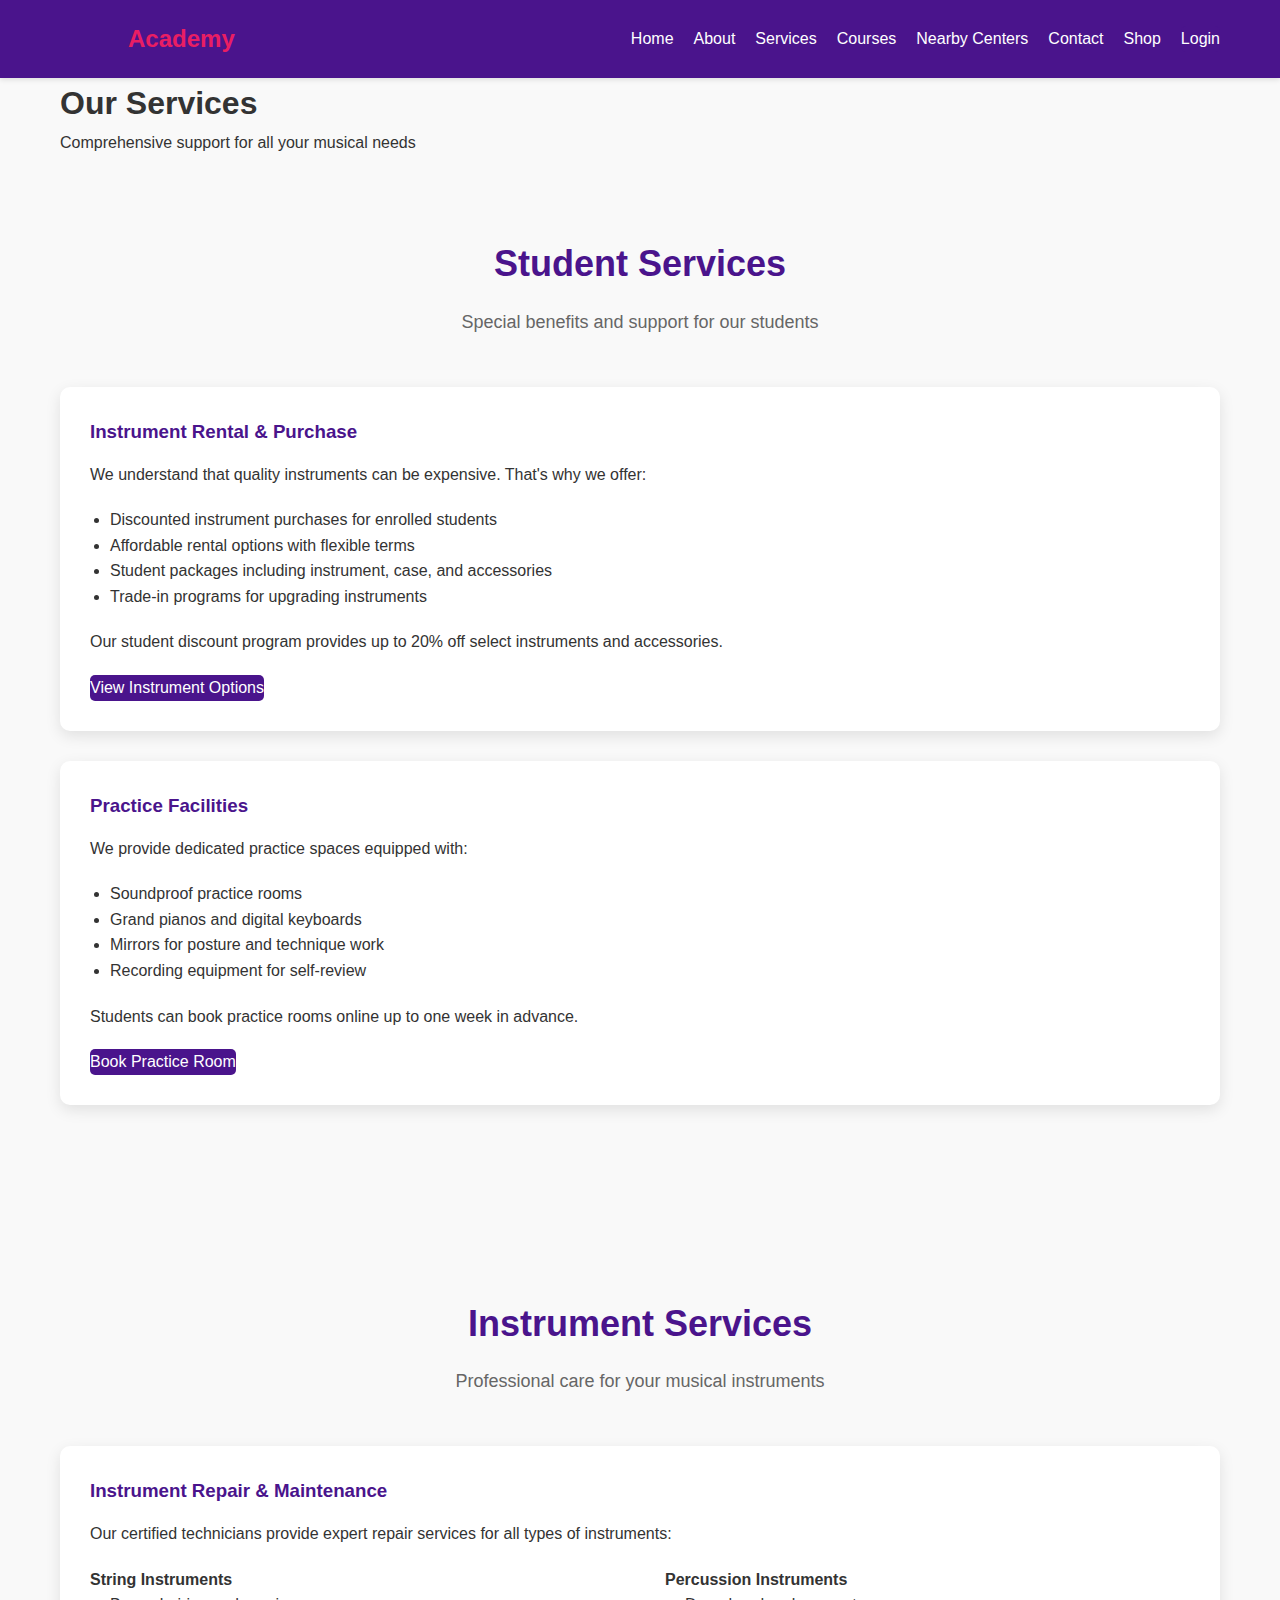
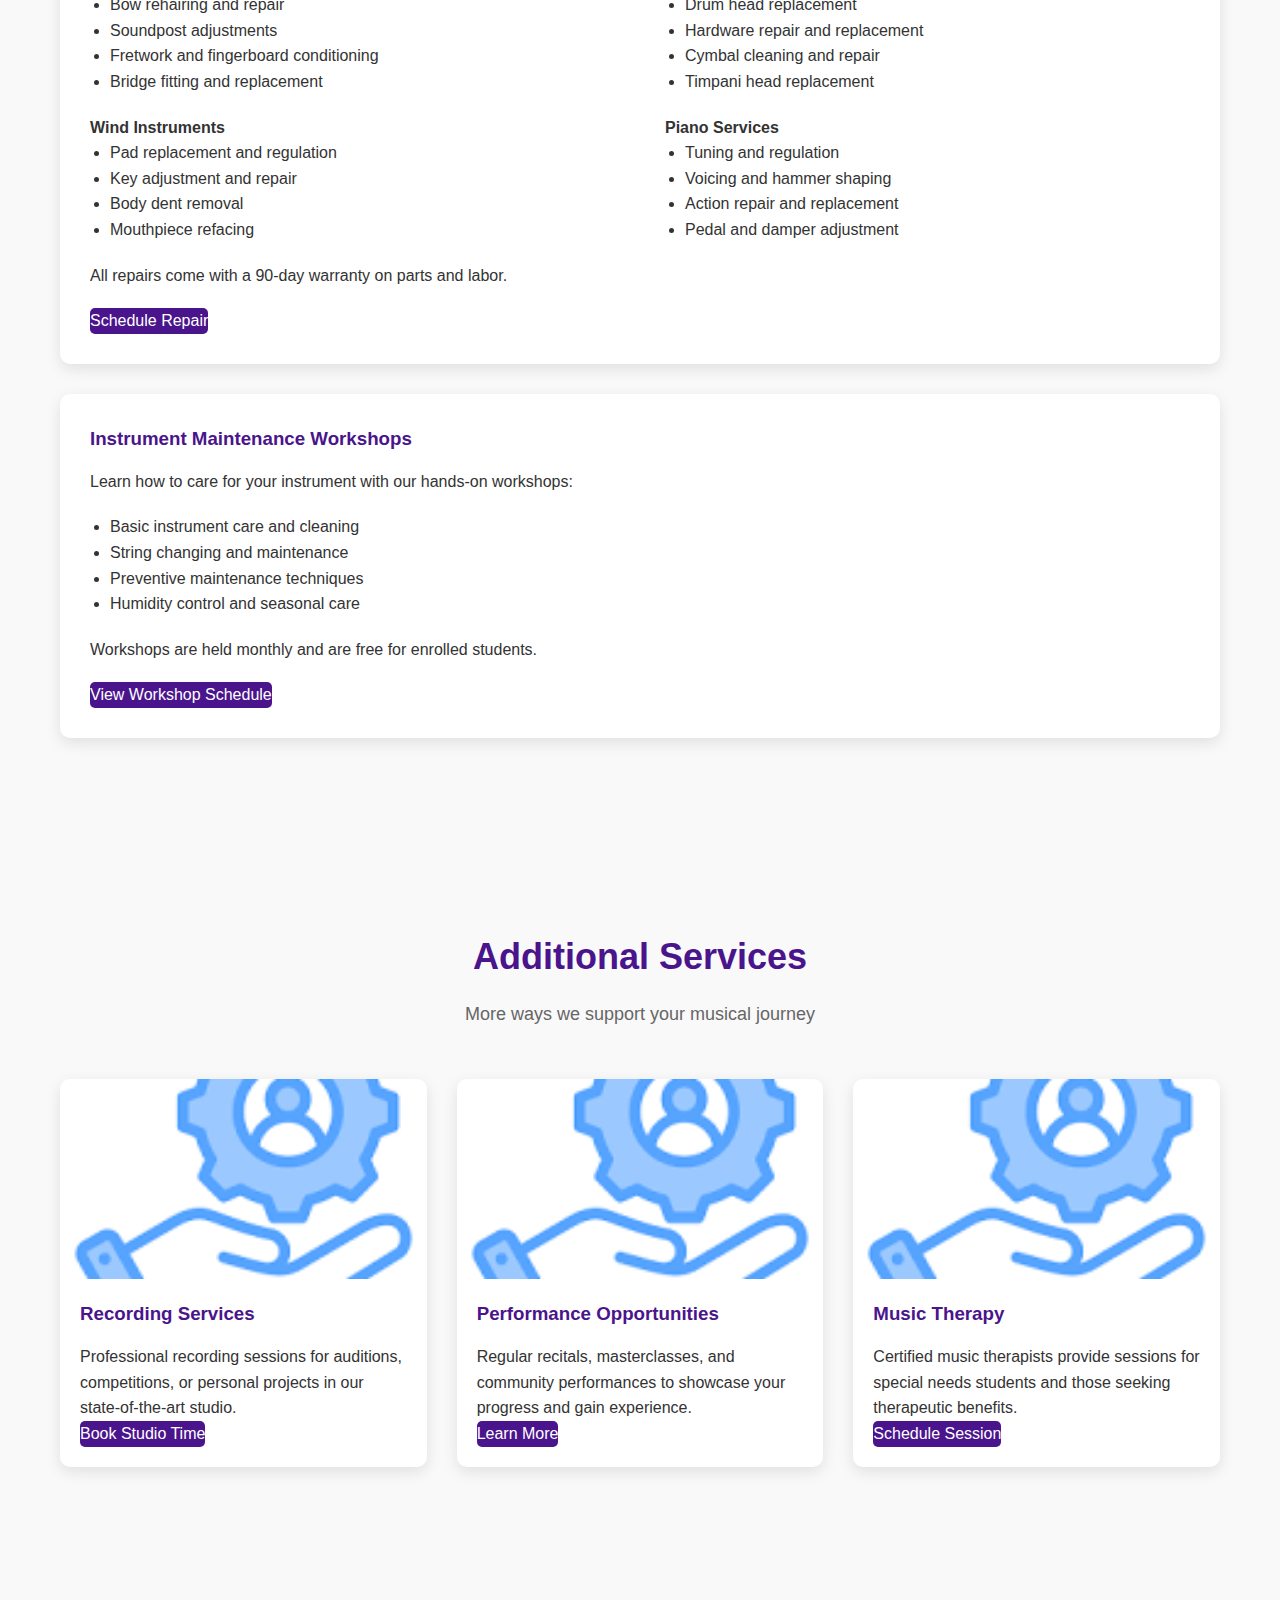
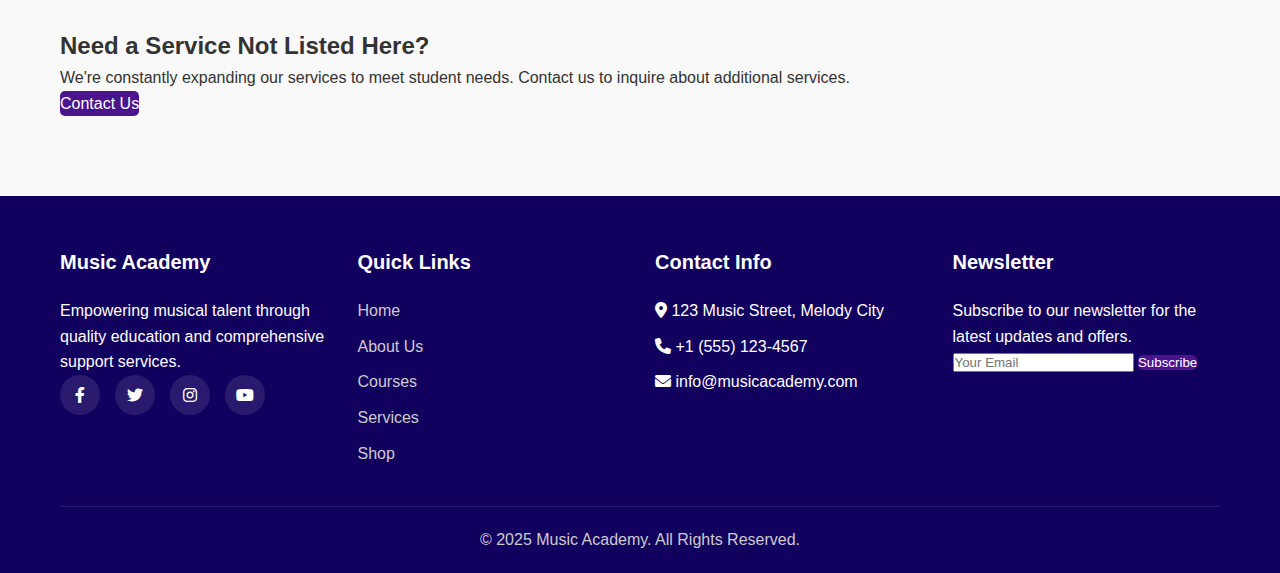
<file: Project_1/pages/html/services.html>
<!DOCTYPE html>
<html lang="en">
<head>
  <meta charset="UTF-8">
  <meta name="viewport" content="width=device-width, initial-scale=1.0">
  <title>Our Services - Music Academy</title>
  <link rel="stylesheet" href="../css/main.css">
  <link rel="stylesheet" href="https://cdnjs.cloudflare.com/ajax/libs/font-awesome/6.0.0-beta3/css/all.min.css">
</head>
<body>
  <!-- Header -->
  <header>
    <div class="container header-container">
      <a href="../../index.html" class="logo">Music<span>Academy</span></a>
      <nav>
        <ul>
          <li><a href="../../index.html">Home</a></li>
          <li><a href="about.html">About</a></li>
          <li><a href="services.html" class="active">Services</a></li>
          <li><a href="courses.html">Courses</a></li>
          <li><a href="nearby-centers.html">Nearby Centers</a></li>
          <li><a href="contact.html">Contact</a></li>
          <li><a href="shop.html">Shop</a></li>
          <li><a href="login.html" class="btn">Login</a></li>
        </ul>
      </nav>
    </div>
  </header>

  <!-- Page Title -->
  <section class="page-title">
    <div class="container">
      <h1>Our Services</h1>
      <p>Comprehensive support for all your musical needs</p>
    </div>
  </section>

  <!-- Student Services -->
  <section class="section">
    <div class="container">
      <div class="section-title">
        <h2>Student Services</h2>
        <p>Special benefits and support for our students</p>
      </div>
      <div class="service">
        <h3>Instrument Rental & Purchase</h3>
        <p>We understand that quality instruments can be expensive. That's why we offer:</p>
        <ul>
          <li>Discounted instrument purchases for enrolled students</li>
          <li>Affordable rental options with flexible terms</li>
          <li>Student packages including instrument, case, and accessories</li>
          <li>Trade-in programs for upgrading instruments</li>
        </ul>
        <p>Our student discount program provides up to 20% off select instruments and accessories.</p>
        <a href="shop.html" class="btn">View Instrument Options</a>
      </div>
      
      <div class="service">
        <h3>Practice Facilities</h3>
        <p>We provide dedicated practice spaces equipped with:</p>
        <ul>
          <li>Soundproof practice rooms</li>
          <li>Grand pianos and digital keyboards</li>
          <li>Mirrors for posture and technique work</li>
          <li>Recording equipment for self-review</li>
        </ul>
        <p>Students can book practice rooms online up to one week in advance.</p>
        <a href="login.html" class="btn">Book Practice Room</a>
      </div>
    </div>
  </section>

  <!-- Instrument Services -->
  <section class="section bg-light">
    <div class="container">
      <div class="section-title">
        <h2>Instrument Services</h2>
        <p>Professional care for your musical instruments</p>
      </div>
      <div class="service">
        <h3>Instrument Repair & Maintenance</h3>
        <p>Our certified technicians provide expert repair services for all types of instruments:</p>
        <div class="about-content">
          <div>
            <h4>String Instruments</h4>
            <ul>
              <li>Bow rehairing and repair</li>
              <li>Soundpost adjustments</li>
              <li>Fretwork and fingerboard conditioning</li>
              <li>Bridge fitting and replacement</li>
            </ul>
            
            <h4>Wind Instruments</h4>
            <ul>
              <li>Pad replacement and regulation</li>
              <li>Key adjustment and repair</li>
              <li>Body dent removal</li>
              <li>Mouthpiece refacing</li>
            </ul>
          </div>
          <div>
            <h4>Percussion Instruments</h4>
            <ul>
              <li>Drum head replacement</li>
              <li>Hardware repair and replacement</li>
              <li>Cymbal cleaning and repair</li>
              <li>Timpani head replacement</li>
            </ul>
            
            <h4>Piano Services</h4>
            <ul>
              <li>Tuning and regulation</li>
              <li>Voicing and hammer shaping</li>
              <li>Action repair and replacement</li>
              <li>Pedal and damper adjustment</li>
            </ul>
          </div>
        </div>
        <p>All repairs come with a 90-day warranty on parts and labor.</p>
        <a href="contact.html" class="btn">Schedule Repair</a>
      </div>
      
      <div class="service">
        <h3>Instrument Maintenance Workshops</h3>
        <p>Learn how to care for your instrument with our hands-on workshops:</p>
        <ul>
          <li>Basic instrument care and cleaning</li>
          <li>String changing and maintenance</li>
          <li>Preventive maintenance techniques</li>
          <li>Humidity control and seasonal care</li>
        </ul>
        <p>Workshops are held monthly and are free for enrolled students.</p>
        <a href="courses.html" class="btn">View Workshop Schedule</a>
      </div>
    </div>
  </section>

  <!-- Additional Services -->
  <section class="section">
    <div class="container">
      <div class="section-title">
        <h2>Additional Services</h2>
        <p>More ways we support your musical journey</p>
      </div>
      <div class="cards">
        <div class="card">
          <div class="card-img">
            <img src="../../assets/images/service.png" alt="Recording Services">
          </div>
          <div class="card-content">
            <h3>Recording Services</h3>
            <p>Professional recording sessions for auditions, competitions, or personal projects in our state-of-the-art studio.</p>
            <a href="contact.html" class="btn">Book Studio Time</a>
          </div>
        </div>
        <div class="card">
          <div class="card-img">
            <img src="../../assets/images/service.png" alt="Performance Opportunities">
          </div>
          <div class="card-content">
            <h3>Performance Opportunities</h3>
            <p>Regular recitals, masterclasses, and community performances to showcase your progress and gain experience.</p>
            <a href="contact.html" class="btn">Learn More</a>
          </div>
        </div>
        <div class="card">
          <div class="card-img">
            <img src="../../assets/images/service.png" alt="Music Therapy">
          </div>
          <div class="card-content">
            <h3>Music Therapy</h3>
            <p>Certified music therapists provide sessions for special needs students and those seeking therapeutic benefits.</p>
            <a href="contact.html" class="btn">Schedule Session</a>
          </div>
        </div>
      </div>
    </div>
  </section>

  <!-- Apply for Services -->
  <section class="section bg-accent">
    <div class="container text-center">
      <h2>Need a Service Not Listed Here?</h2>
      <p>We're constantly expanding our services to meet student needs. Contact us to inquire about additional services.</p>
      <a href="contact.html" class="btn">Contact Us</a>
    </div>
  </section>

  <!-- Footer -->
  <footer>
    <div class="container">
      <div class="footer-container">
        <div class="footer-col">
          <h3>Music Academy</h3>
          <p>Empowering musical talent through quality education and comprehensive support services.</p>
          <div class="social-links">
            <a href="#"><i class="fab fa-facebook-f"></i></a>
            <a href="#"><i class="fab fa-twitter"></i></a>
            <a href="#"><i class="fab fa-instagram"></i></a>
            <a href="#"><i class="fab fa-youtube"></i></a>
          </div>
        </div>
        <div class="footer-col">
          <h3>Quick Links</h3>
          <ul>
            <li><a href="../../index.html">Home</a></li>
            <li><a href="about.html">About Us</a></li>
            <li><a href="courses.html">Courses</a></li>
            <li><a href="services.html">Services</a></li>
            <li><a href="shop.html">Shop</a></li>
          </ul>
        </div>
        <div class="footer-col">
          <h3>Contact Info</h3>
          <ul>
            <li><i class="fas fa-map-marker-alt"></i> 123 Music Street, Melody City</li>
            <li><i class="fas fa-phone"></i> +1 (555) 123-4567</li>
            <li><i class="fas fa-envelope"></i> info@musicacademy.com</li>
          </ul>
        </div>
        <div class="footer-col">
          <h3>Newsletter</h3>
          <p>Subscribe to our newsletter for the latest updates and offers.</p>
          <form>
            <input type="email" placeholder="Your Email">
            <button type="submit" class="btn">Subscribe</button>
          </form>
        </div>
      </div>
      <div class="copyright">
        <p>&copy; 2025 Music Academy. All Rights Reserved.</p>
      </div>
    </div>
  </footer>
</body>
</html>
</file>
<file: Project_1/pages/css/main.css>
/* Global Styles */
:root {
  --primary-color: #4a148c;
  --secondary-color: #7b1fa2;
  --accent-color: #e91e63;
  --light-color: #f3e5f5;
  --dark-color: #12005e;
  --text-color: #333;
  --light-text: #fff;
}

* {
  margin: 0;
  padding: 0;
  box-sizing: border-box;
  font-family: 'Segoe UI', Tahoma, Geneva, Verdana, sans-serif;
}

body {
  line-height: 1.6;
  color: var(--text-color);
  background-color: #f9f9f9;
}

a {
  text-decoration: none;
  color: var(--primary-color);
}

.container {
  max-width: 1200px;
  margin: 0 auto;
  padding: 0 20px;
}

.btn {
  display: inline-block;
  background: var(--primary-color);
  color: var(--light-text);
  border: none;
  border-radius: 5px;
  cursor: pointer;
  transition: all 0.3s ease;
}

.btn:hover {
  background: var(--secondary-color);
  padding: 0 10px;
  /* transform: translateY(-2px); */
}

.btn-accent {
  background: var(--accent-color);
}

/* Header */
header {
  background: var(--primary-color);
  color: var(--light-text);
  padding: 20px 0;
  box-shadow: 0 2px 5px rgba(0,0,0,0.1);
}

.header-container {
  display: flex;
  justify-content: space-between;
  align-items: center;
}

.logo {
  font-size: 24px;
  font-weight: bold;
}

.logo span {
  color: var(--accent-color);
}

nav ul {
  display: flex;
  list-style: none;
}

nav ul li {
  margin-left: 20px;
}

nav ul li a {
  color: var(--light-text);
  font-weight: 500;
  transition: color 0.3s ease;
}

nav ul li a:hover {
  color: var(--accent-color);
}

/* Hero Section */
.hero {
  background: linear-gradient(rgba(74, 20, 140, 0.8), rgba(74, 20, 140, 0.8)), 
              url('../images/hero-bg.jpg') no-repeat center center/cover;
  color: var(--light-text);
  padding: 100px 0;
  text-align: center;
}

.hero h1 {
  font-size: 48px;
  margin-bottom: 20px;
}

.hero p {
  font-size: 20px;
  max-width: 800px;
  margin: 0 auto 30px;
}

/* Sections */
.section {
  padding: 80px 0;
}

.section-title {
  text-align: center;
  margin-bottom: 50px;
  color: var(--primary-color);
}

.section-title h2 {
  font-size: 36px;
  margin-bottom: 15px;
}

.section-title p {
  font-size: 18px;
  color: #666;
}

/* Cards */
.cards {
  display: grid;
  grid-template-columns: repeat(auto-fit, minmax(300px, 1fr));
  gap: 30px;
}

.card {
  background: #fff;
  border-radius: 10px;
  overflow: hidden;
  box-shadow: 0 5px 15px rgba(0,0,0,0.1);
  transition: transform 0.3s ease;
}

.card:hover {
  transform: translateY(-10px);
}

.card-img {
  height: 200px;
  overflow: hidden;
}

.card-img img {
  width: 100%;
  height: 100%;
  object-fit: cover;
  transition: transform 0.5s ease;
}

.card:hover .card-img img {
  transform: scale(1.1);
}

.card-content {
  padding: 20px;
}

.card-content h3 {
  margin-bottom: 15px;
  color: var(--primary-color);
}

/* About Page */
.about-content {
  display: grid;
  grid-template-columns: 1fr 1fr;
  gap: 50px;
  align-items: center;
}

.about-img {
  border-radius: 10px;
  overflow: hidden;
}

.about-img img {
  width: 100%;
  height: auto;
}

/* Services Page */
.service {
  background: #fff;
  padding: 30px;
  border-radius: 10px;
  box-shadow: 0 5px 15px rgba(0,0,0,0.1);
  margin-bottom: 30px;
}

.service h3 {
  color: var(--primary-color);
  margin-bottom: 15px;
}

.service p {
  margin-bottom: 20px;
}

.service ul {
  margin-bottom: 20px;
  padding-left: 20px;
}

/* Courses Page */
.course-categories {
  margin-bottom: 50px;
}

.course-categories ul {
  display: flex;
  justify-content: center;
  list-style: none;
  margin-bottom: 30px;
}

.course-categories ul li {
  margin: 0 10px;
}

.course-categories ul li a {
  display: block;
  padding: 10px 20px;
  background: #eee;
  border-radius: 30px;
  color: var(--text-color);
  transition: all 0.3s ease;
}

.course-categories ul li a.active,
.course-categories ul li a:hover {
  background: var(--primary-color);
  color: var(--light-text);
}

/* Nearby Centers Page */
.search-box {
  max-width: 600px;
  margin: 0 auto 50px;
  position: relative;
}

.search-box input {
  width: 100%;
  padding: 15px 20px;
  border: 1px solid #ddd;
  border-radius: 30px;
  font-size: 16px;
}

.search-box button {
  position: absolute;
  right: 5px;
  top: 5px;
  background: var(--primary-color);
  color: var(--light-text);
  border: none;
  border-radius: 30px;
  padding: 10px 20px;
  cursor: pointer;
}

.center-card {
  display: grid;
  grid-template-columns: 1fr 2fr;
  gap: 30px;
  background: #fff;
  border-radius: 10px;
  overflow: hidden;
  box-shadow: 0 5px 15px rgba(0,0,0,0.1);
  margin-bottom: 30px;
}

.center-img {
  height: 200px;
}

.center-img img {
  width: 100%;
  height: 100%;
  object-fit: cover;
}

.center-info {
  padding: 20px;
}

.center-info h3 {
  margin-bottom: 10px;
  color: var(--primary-color);
}

.center-info p {
  margin-bottom: 10px;
}

/* Contact Page */
.contact-info {
  display: grid;
  grid-template-columns: repeat(auto-fit, minmax(300px, 1fr));
  gap: 30px;
  margin-bottom: 50px;
}

.contact-card {
  background: #fff;
  padding: 30px;
  border-radius: 10px;
  box-shadow: 0 5px 15px rgba(0,0,0,0.1);
  text-align: center;
}

.contact-card i {
  font-size: 40px;
  color: var(--primary-color);
  margin-bottom: 20px;
}

.contact-card h3 {
  margin-bottom: 15px;
}

.contact-form {
  background: #fff;
  padding: 30px;
  border-radius: 10px;
  box-shadow: 0 5px 15px rgba(0,0,0,0.1);
}

.form-group {
  margin-bottom: 20px;
}

.form-group label {
  display: block;
  margin-bottom: 5px;
  font-weight: 500;
}

.form-group input,
.form-group textarea {
  width: 100%;
  padding: 10px;
  border: 1px solid #ddd;
  border-radius: 5px;
}

.form-group textarea {
  height: 150px;
}

/* Shop Page */
.products {
  display: grid;
  grid-template-columns: repeat(auto-fill, minmax(250px, 1fr));
  gap: 30px;
}

.product {
  background: #fff;
  border-radius: 10px;
  overflow: hidden;
  box-shadow: 0 5px 15px rgba(0,0,0,0.1);
  transition: transform 0.3s ease;
}

.product:hover {
  transform: translateY(-10px);
}

.product-img {
  height: 200px;
  overflow: hidden;
}

.product-img img {
  width: 100%;
  height: 100%;
  object-fit: cover;
  transition: transform 0.5s ease;
}

.product:hover .product-img img {
  transform: scale(1.1);
}

.product-info {
  padding: 20px;
}

.product-info h3 {
  margin-bottom: 10px;
  color: var(--primary-color);
}

.price {
  font-weight: bold;
  color: var(--accent-color);
  margin-bottom: 15px;
}

.original-price {
  text-decoration: line-through;
  color: #999;
  margin-right: 10px;
}

/* Login Page */
.login-container {
  display: grid;
  grid-template-columns: 1fr 1fr;
  gap: 50px;
  align-items: center;
}

.login-img {
  border-radius: 10px;
  overflow: hidden;
}

.login-img img {
  width: 100%;
  height: auto;
}

.login-form {
  background: #fff;
  padding: 40px;
  border-radius: 10px;
  box-shadow: 0 5px 15px rgba(0,0,0,0.1);
}

.login-form h2 {
  margin-bottom: 20px;
  color: var(--primary-color);
  text-align: center;
}

.form-group {
  margin-bottom: 20px;
}

.form-group label {
  display: block;
  margin-bottom: 5px;
  font-weight: 500;
}

.form-group input {
  width: 100%;
  padding: 10px;
  border: 1px solid #ddd;
  border-radius: 5px;
}

.login-options {
  display: flex;
  justify-content: space-between;
  margin-bottom: 20px;
}

.login-options a {
  color: var(--primary-color);
}

.register-link {
  text-align: center;
  margin-top: 20px;
}

.user-type {
  display: flex;
  justify-content: center;
  margin-bottom: 20px;
}

.user-type button {
  padding: 10px 20px;
  border: none;
  background: #eee;
  cursor: pointer;
  transition: all 0.3s ease;
}

.user-type button.active {
  background: var(--primary-color);
  color: var(--light-text);
}

.user-type button:first-child {
  border-radius: 5px 0 0 5px;
}

.user-type button:last-child {
  border-radius: 0 5px 5px 0;
}

/* Footer */
footer {
  background: var(--dark-color);
  color: var(--light-text);
  padding: 50px 0 20px;
}

.footer-container {
  display: grid;
  grid-template-columns: repeat(auto-fit, minmax(250px, 1fr));
  gap: 30px;
  margin-bottom: 30px;
}

.footer-col h3 {
  margin-bottom: 20px;
  font-size: 20px;
}

.footer-col ul {
  list-style: none;
}

.footer-col ul li {
  margin-bottom: 10px;
}

.footer-col ul li a {
  color: #ccc;
  transition: color 0.3s ease;
}

.footer-col ul li a:hover {
  color: var(--accent-color);
}

.social-links {
  display: flex;
  gap: 15px;
}

.social-links a {
  display: flex;
  align-items: center;
  justify-content: center;
  width: 40px;
  height: 40px;
  background: rgba(255,255,255,0.1);
  border-radius: 50%;
  color: var(--light-text);
  transition: all 0.3s ease;
}

.social-links a:hover {
  background: var(--accent-color);
  transform: translateY(-3px);
}

.copyright {
  text-align: center;
  padding-top: 20px;
  border-top: 1px solid rgba(255,255,255,0.1);
  color: #ccc;
}

/* Responsive */
@media (max-width: 768px) {
  .header-container {
    flex-direction: column;
  }
  
  nav ul {
    margin-top: 20px;
  }
  
  .hero h1 {
    font-size: 36px;
  }
  
  .about-content {
    grid-template-columns: 1fr;
  }
  
  .login-container {
    grid-template-columns: 1fr;
  }
  
  .center-card {
    grid-template-columns: 1fr;
  }
}
</file>
<file: Project_1/pages/css/admin.css>
/* Admin CSS (admin.css) */
    /* Admin Dashboard Styles */
    .admin-dashboard {
      display: grid;
      grid-template-columns: 250px 1fr;
      grid-template-rows: 70px 1fr;
      min-height: 100vh;
    }

    .admin-header {
      grid-column: 2 / 3;
      grid-row: 1 / 2;
      background: var(--primary-color);
      color: var(--light-text);
      box-shadow: 0 2px 5px rgba(0,0,0,0.1);
      z-index: 100;
    }

    .admin-header .header-container {
      padding: 0 20px;
    }

    .admin-sidebar {
      grid-column: 1 / 2;
      grid-row: 1 / 3;
      background: var(--dark-color);
      color: var(--light-text);
    }

    .admin-main {
      grid-column: 2 / 3;
      grid-row: 2 / 3;
      background: #f5f7fa;
      padding: 20px;
    }

    .admin-profile {
      padding: 20px;
      text-align: center;
      border-bottom: 1px solid rgba(255,255,255,0.1);
    }

    .admin-profile img {
      width: 80px;
      height: 80px;
      border-radius: 50%;
      object-fit: cover;
      margin-bottom: 10px;
      border: 3px solid rgba(255,255,255,0.2);
    }

    .admin-profile h3 {
      margin-bottom: 5px;
      font-size: 18px;
    }

    .admin-profile p {
      font-size: 14px;
      color: #ccc;
    }

    .admin-sidebar nav ul {
      list-style: none;
    }

    .admin-sidebar nav > ul > li {
      margin-bottom: 5px;
    }

    .sidebar-title {
      display: block;
      padding: 12px 20px;
      color: var(--light-text);
      font-weight: 500;
      border-left: 3px solid transparent;
      transition: all 0.3s ease;
    }

    .sidebar-title:hover {
      background: rgba(255,255,255,0.1);
      border-left-color: var(--accent-color);
    }

    .sidebar-title i {
      margin-right: 10px;
      width: 20px;
      text-align: center;
    }

    .admin-sidebar nav ul ul {
      display: none;
      background: rgba(0,0,0,0.1);
    }

    .admin-sidebar nav ul ul li a {
      display: block;
      padding: 10px 20px 10px 50px;
      color: #ccc;
      font-size: 14px;
      transition: all 0.3s ease;
    }

    .admin-sidebar nav ul ul li a:hover {
      background: rgba(255,255,255,0.05);
      color: var(--light-text);
    }

    .dashboard-stats {
      display: grid;
      grid-template-columns: repeat(auto-fit, minmax(250px, 1fr));
      gap: 20px;
      margin-bottom: 30px;
    }

    .stat-card {
      background: #fff;
      border-radius: 10px;
      padding: 20px;
      box-shadow: 0 5px 15px rgba(0,0,0,0.05);
      display: flex;
      align-items: center;
    }

    .stat-icon {
      width: 60px;
      height: 60px;
      background: var(--light-color);
      border-radius: 50%;
      display: flex;
      align-items: center;
      justify-content: center;
      margin-right: 15px;
      color: var(--primary-color);
      font-size: 24px;
    }

    .stat-info h3 {
      font-size: 16px;
      margin-bottom: 5px;
      color: #666;
    }

    .stat-info p {
      font-size: 24px;
      font-weight: bold;
      margin-bottom: 5px;
      color: var(--text-color);
    }

    .stat-change {
      font-size: 12px;
    }

    .stat-change.up {
      color: #4caf50;
    }

    .stat-change.down {
      color: #f44336;
    }

    .dashboard-section {
      background: #fff;
      border-radius: 10px;
      padding: 20px;
      margin-bottom: 20px;
      box-shadow: 0 5px 15px rgba(0,0,0,0.05);
    }

    .dashboard-section h2 {
      margin-bottom: 20px;
      padding-bottom: 10px;
      border-bottom: 1px solid #eee;
    }

    .activity-list {
      border-radius: 5px;
      overflow: hidden;
    }

    .activity-item {
      display: flex;
      padding: 15px;
      border-bottom: 1px solid #eee;
      transition: all 0.3s ease;
    }

    .activity-item:hover {
      background: #f9f9f9;
    }

    .activity-icon {
      width: 40px;
      height: 40px;
      background: var(--light-color);
      border-radius: 50%;
      display: flex;
      align-items: center;
      justify-content: center;
      margin-right: 15px;
      color: var(--primary-color);
    }

    .activity-content p {
      margin-bottom: 5px;
    }

    .activity-time {
      font-size: 12px;
      color: #999;
    }

    .pending-actions {
      display: grid;
      grid-template-columns: repeat(auto-fit, minmax(300px, 1fr));
      gap: 20px;
    }

    .pending-card {
      background: #fff;
      border-radius: 10px;
      padding: 20px;
      box-shadow: 0 5px 15px rgba(0,0,0,0.05);
      border-left: 4px solid var(--accent-color);
    }

    .pending-card h3 {
      margin-bottom: 10px;
      color: var(--primary-color);
    }

    .pending-card p {
      margin-bottom: 15px;
      color: #666;
    }

    .quick-actions {
      display: grid;
      grid-template-columns: repeat(auto-fit, minmax(200px, 1fr));
      gap: 15px;
    }

    .quick-action {
      background: #fff;
      border-radius: 10px;
      padding: 20px;
      text-align: center;
      box-shadow: 0 5px 15px rgba(0,0,0,0.05);
      transition: all 0.3s ease;
    }

    .quick-action:hover {
      transform: translateY(-5px);
      box-shadow: 0 10px 20px rgba(0,0,0,0.1);
    }

    .quick-action i {
      display: block;
      font-size: 30px;
      margin-bottom: 10px;
      color: var(--primary-color);
    }

    .quick-action span {
      font-weight: 500;
      color: var(--text-color);
    }
</file>
<file: Project_1/pages/css/dashboard.css>
/* Student Dashboard Styles */
    .student-dashboard {
      display: grid;
      grid-template-columns: 250px 1fr;
      grid-template-rows: 70px 1fr;
      min-height: 100vh;
    }

    .student-header {
      grid-column: 2 / 3;
      grid-row: 1 / 2;
      background: var(--primary-color);
      color: var(--light-text);
      box-shadow: 0 2px 5px rgba(0,0,0,0.1);
      z-index: 100;
    }

    .student-header .header-container {
      padding: 0 20px;
    }

    .student-sidebar {
      grid-column: 1 / 2;
      grid-row: 1 / 3;
      background: var(--dark-color);
      color: var(--light-text);
    }

    .student-main {
      grid-column: 2 / 3;
      grid-row: 2 / 3;
      background: #f5f7fa;
      padding: 20px;
    }

    .student-profile {
      padding: 20px;
      text-align: center;
      border-bottom: 1px solid rgba(255,255,255,0.1);
    }

    .student-profile img {
      width: 80px;
      height: 80px;
      border-radius: 50%;
      object-fit: cover;
      margin-bottom: 10px;
      border: 3px solid rgba(255,255,255,0.2);
    }

    .student-profile h3 {
      margin-bottom: 5px;
      font-size: 18px;
    }

    .student-profile p {
      font-size: 14px;
      color: #ccc;
      margin-bottom: 10px;
    }

    .membership-status .badge {
      display: inline-block;
      padding: 3px 8px;
      border-radius: 20px;
      font-size: 12px;
      font-weight: bold;
    }

    .membership-status .premium {
      background: gold;
      color: #333;
    }

    .student-sidebar nav ul {
      list-style: none;
    }

    .student-sidebar nav ul li a {
      display: block;
      padding: 12px 20px;
      color: #ccc;
      border-left: 3px solid transparent;
      transition: all 0.3s ease;
    }

    .student-sidebar nav ul li a:hover,
    .student-sidebar nav ul li a.active {
      background: rgba(255,255,255,0.1);
      border-left-color: var(--accent-color);
      color: var(--light-text);
    }

    .student-sidebar nav ul li a i {
      margin-right: 10px;
      width: 20px;
      text-align: center;
    }

    .welcome-message {
      color: #666;
      margin-bottom: 30px;
    }

    .student-stats {
      display: grid;
      grid-template-columns: repeat(auto-fit, minmax(200px, 1fr));
      gap: 20px;
      margin-bottom: 30px;
    }

    .stat-card {
      background: #fff;
      border-radius: 10px;
      padding: 20px;
      box-shadow: 0 5px 15px rgba(0,0,0,0.05);
      display: flex;
      align-items: center;
    }

    .stat-icon {
      width: 50px;
      height: 50px;
      background: var(--light-color);
      border-radius: 50%;
      display: flex;
      align-items: center;
      justify-content: center;
      margin-right: 15px;
      color: var(--primary-color);
      font-size: 20px;
    }

    .stat-info h3 {
      font-size: 14px;
      margin-bottom: 5px;
      color: #666;
    }

    .stat-info p {
      font-size: 20px;
      font-weight: bold;
      margin-bottom: 5px;
      color: var(--text-color);
    }

    .stat-info a {
      font-size: 12px;
      color: var(--primary-color);
    }

    .dashboard-section {
      background: #fff;
      border-radius: 10px;
      padding: 20px;
      margin-bottom: 20px;
      box-shadow: 0 5px 15px rgba(0,0,0,0.05);
    }

    .dashboard-section h2 {
      margin-bottom: 20px;
      padding-bottom: 10px;
      border-bottom: 1px solid #eee;
    }

    .course-cards {
      display: grid;
      grid-template-columns: repeat(auto-fit, minmax(300px, 1fr));
      gap: 20px;
    }

    .course-card {
      border: 1px solid #eee;
      border-radius: 10px;
      overflow: hidden;
      transition: all 0.3s ease;
    }

    .course-card:hover {
      transform: translateY(-5px);
      box-shadow: 0 10px 20px rgba(0,0,0,0.1);
    }

    .course-img {
      position: relative;
      height: 150px;
    }

    .course-img img {
      width: 100%;
      height: 100%;
      object-fit: cover;
    }

    .progress-bar {
      position: absolute;
      bottom: 0;
      left: 0;
      width: 100%;
      height: 5px;
      background: #eee;
    }

    .progress {
      height: 100%;
      background: var(--accent-color);
    }

    .progress-text {
      position: absolute;
      bottom: 10px;
      right: 10px;
      background: rgba(0,0,0,0.7);
      color: #fff;
      padding: 3px 8px;
      border-radius: 3px;
      font-size: 12px;
    }

    .course-info {
      padding: 15px;
    }

    .course-info h3 {
      margin-bottom: 10px;
    }

    .instructor, .next-lesson {
      font-size: 14px;
      color: #666;
      margin-bottom: 10px;
    }

    .course-actions {
      display: flex;
      gap: 10px;
    }

    .btn-small {
      padding: 8px 15px;
      font-size: 14px;
    }

    .btn-outline {
      background: transparent;
      border: 1px solid var(--primary-color);
      color: var(--primary-color);
    }

    .btn-outline:hover {
      background: var(--primary-color);
      color: var(--light-text);
    }

    .schedule-list {
      border-radius: 5px;
      overflow: hidden;
      margin-bottom: 20px;
    }

    .schedule-item {
      display: flex;
      padding: 15px;
      border-bottom: 1px solid #eee;
      align-items: center;
    }

    .schedule-date {
      text-align: center;
      margin-right: 20px;
      min-width: 50px;
    }

    .schedule-date .day {
      font-weight: bold;
      font-size: 18px;
    }

    .schedule-date .date {
      font-size: 24px;
      font-weight: bold;
      color: var(--primary-color);
    }

    .schedule-details {
      flex-grow: 1;
    }

    .schedule-details h3 {
      margin-bottom: 5px;
    }

    .schedule-details p {
      font-size: 14px;
      color: #666;
      margin-bottom: 5px;
    }

    .schedule-details i {
      margin-right: 5px;
      width: 15px;
      text-align: center;
    }

    .practice-tools {
      display: grid;
      grid-template-columns: repeat(auto-fit, minmax(250px, 1fr));
      gap: 20px;
    }

    .tool-card {
      border: 1px solid #eee;
      border-radius: 10px;
      padding: 20px;
      display: flex;
      transition: all 0.3s ease;
    }

    .tool-card:hover {
      transform: translateY(-5px);
      box-shadow: 0 10px 20px rgba(0,0,0,0.1);
    }

    .tool-icon {
      width: 50px;
      height: 50px;
      background: var(--light-color);
      border-radius: 50%;
      display: flex;
      align-items: center;
      justify-content: center;
      margin-right: 15px;
      color: var(--primary-color);
      font-size: 20px;
      flex-shrink: 0;
    }

    .tool-info h3 {
      margin-bottom: 10px;
    }

    .tool-info p {
      font-size: 14px;
      color: #666;
      margin-bottom: 15px;
    }

    .activity-list {
      border-radius: 5px;
      overflow: hidden;
    }

    .activity-item {
      display: flex;
      padding: 15px;
      border-bottom: 1px solid #eee;
      transition: all 0.3s ease;
    }

    .activity-item:hover {
      background: #f9f9f9;
    }

    .activity-icon {
      width: 40px;
      height: 40px;
      background: var(--light-color);
      border-radius: 50%;
      display: flex;
      align-items: center;
      justify-content: center;
      margin-right: 15px;
      color: var(--primary-color);
      flex-shrink: 0;
    }

    .activity-content p {
      margin-bottom: 5px;
    }

    .activity-time {
      font-size: 12px;
      color: #999;
    }

    .text-center {
      text-align: center;
    }
</file>
<file: Project_1/pages/css/login.css>
/* Additional Styles for Validation */
    .required {
      color: #e91e63;
    }
    
    .error-message {
      color: #e91e63;
      font-size: 14px;
      margin-top: 5px;
    }
    
    input.error {
      border-color: #e91e63;
    }
    
    .social-login {
      margin-top: 30px;
      text-align: center;
    }
    
    .social-login p {
      margin-bottom: 15px;
      color: #666;
    }
    
    .social-buttons {
      display: flex;
      flex-direction: column;
      gap: 10px;
    }
    
    .social-btn {
      display: block;
      padding: 10px;
      border-radius: 5px;
      text-align: center;
      transition: all 0.3s ease;
    }
    
    .social-btn.facebook {
      background: #3b5998;
      color: white;
    }
    
    .social-btn.google {
      background: #db4437;
      color: white;
    }
    
    .social-btn:hover {
      opacity: 0.9;
      transform: translateY(-2px);
    }
    
    .social-btn i {
      margin-right: 8px;
    }
    
    .register-link {
      text-align: center;
      margin-top: 20px;
    }
    
    @media (max-width: 768px) {
      .login-container {
        grid-template-columns: 1fr;
      }
      
      .login-img {
        height: 200px;
      }
    }
</file>
<file: Project_1/pages/css/register.css>
/* Register Page Specific Styles */
    .register-container {
      display: grid;
      grid-template-columns: 1fr 1fr;
      gap: 50px;
      align-items: flex-start;
    }
    
    .register-img {
      position: relative;
      border-radius: 10px;
      overflow: hidden;
      height: 100%;
    }
    
    .register-img img {
      width: 100%;
      height: 100%;
      object-fit: cover;
    }
    
    .register-benefits {
      position: absolute;
      bottom: 0;
      left: 0;
      right: 0;
      background: rgba(74, 20, 140, 0.9);
      color: white;
      padding: 20px;
    }
    
    .register-benefits h3 {
      margin-bottom: 15px;
      color: white;
    }
    
    .register-benefits ul {
      list-style: none;
    }
    
    .register-benefits li {
      margin-bottom: 8px;
      position: relative;
      padding-left: 25px;
    }
    
    .register-benefits i {
      position: absolute;
      left: 0;
      top: 4px;
    }
    
    .register-form {
      background: white;
      padding: 40px;
      border-radius: 10px;
      box-shadow: 0 5px 15px rgba(0,0,0,0.1);
    }
    
    .form-step {
      display: none;
    }
    
    .form-step.active {
      display: block;
    }
    
    .form-group {
      margin-bottom: 20px;
    }
    
    .form-group label {
      display: block;
      margin-bottom: 8px;
      font-weight: 500;
    }
    
    .required {
      color: #e91e63;
    }
    
    .form-group input,
    .form-group select,
    .form-group textarea {
      width: 100%;
      padding: 12px 15px;
      border: 1px solid #ddd;
      border-radius: 5px;
      font-size: 16px;
    }
    
    .form-group textarea {
      resize: vertical;
      min-height: 100px;
    }
    
    .form-navigation {
      display: flex;
      justify-content: space-between;
      margin-top: 30px;
    }
    
    .btn-outline {
      background: transparent;
      border: 1px solid var(--primary-color);
      color: var(--primary-color);
    }
    
    .btn-outline:hover {
      background: var(--primary-color);
      color: white;
    }
    
    .password-strength {
      margin-top: 5px;
      display: flex;
      align-items: center;
      gap: 5px;
    }
    
    .strength-bar {
      height: 5px;
      width: 25%;
      background: #e0e0e0;
      border-radius: 3px;
    }
    
    .strength-text {
      font-size: 12px;
      color: #666;
    }
    
    .radio-group {
      display: flex;
      flex-direction: column;
      gap: 10px;
    }
    
    .radio-option {
      display: flex;
      align-items: center;
      position: relative;
      padding-left: 30px;
      cursor: pointer;
    }
    
    .radio-option input {
      position: absolute;
      opacity: 0;
      cursor: pointer;
    }
    
    .radio-checkmark {
      position: absolute;
      left: 0;
      top: 2px;
      height: 18px;
      width: 18px;
      background-color: #eee;
      border-radius: 50%;
      border: 1px solid #ddd;
    }
    
    .radio-option:hover input ~ .radio-checkmark {
      background-color: #ccc;
    }
    
    .radio-option input:checked ~ .radio-checkmark {
      background-color: var(--primary-color);
      border-color: var(--primary-color);
    }
    
    .radio-checkmark:after {
      content: "";
      position: absolute;
      display: none;
    }
    
    .radio-option input:checked ~ .radio-checkmark:after {
      display: block;
    }
    
    .radio-option .radio-checkmark:after {
      top: 5px;
      left: 5px;
      width: 8px;
      height: 8px;
      border-radius: 50%;
      background: white;
    }
    
    .checkbox-option {
      display: flex;
      align-items: center;
      position: relative;
      padding-left: 30px;
      cursor: pointer;
    }
    
    .checkbox-option input {
      position: absolute;
      opacity: 0;
      cursor: pointer;
    }
    
    .checkbox-checkmark {
      position: absolute;
      left: 0;
      top: 2px;
      height: 18px;
      width: 18px;
      background-color: #eee;
      border: 1px solid #ddd;
      border-radius: 3px;
    }
    
    .checkbox-option:hover input ~ .checkbox-checkmark {
      background-color: #ccc;
    }
    
    .checkbox-option input:checked ~ .checkbox-checkmark {
      background-color: var(--primary-color);
      border-color: var(--primary-color);
    }
    
    .checkbox-checkmark:after {
      content: "";
      position: absolute;
      display: none;
    }
    
    .checkbox-option input:checked ~ .checkbox-checkmark:after {
      display: block;
    }
    
    .checkbox-option .checkbox-checkmark:after {
      left: 6px;
      top: 2px;
      width: 5px;
      height: 10px;
      border: solid white;
      border-width: 0 2px 2px 0;
      transform: rotate(45deg);
    }
    
    .progress-indicator {
      display: flex;
      justify-content: center;
      gap: 15px;
      margin-top: 30px;
    }
    
    .progress-step {
      width: 12px;
      height: 12px;
      background: #e0e0e0;
      border-radius: 50%;
    }
    
    .progress-step.active {
      background: var(--primary-color);
    }
    
    .membership-options {
      display: grid;
      grid-template-columns: repeat(auto-fit, minmax(250px, 1fr));
      gap: 20px;
      margin-bottom: 30px;
    }
    
    .membership-card {
      border: 1px solid #ddd;
      border-radius: 10px;
      padding: 20px;
      position: relative;
      transition: all 0.3s ease;
    }
    
    .membership-card:hover {
      transform: translateY(-5px);
      box-shadow: 0 10px 20px rgba(0,0,0,0.1);
    }
    
    .membership-card.recommended {
      border: 2px solid var(--accent-color);
    }
    
    .recommended-badge {
      position: absolute;
      top: -10px;
      right: 20px;
      background: var(--accent-color);
      color: white;
      padding: 3px 10px;
      border-radius: 20px;
      font-size: 12px;
      font-weight: bold;
    }
    
    .membership-card h3 {
      margin-bottom: 15px;
      color: var(--primary-color);
    }
    
    .price {
      font-size: 24px;
      font-weight: bold;
      margin-bottom: 15px;
    }
    
    .price span {
      font-size: 14px;
      font-weight: normal;
      color: #666;
    }
    
    .membership-card ul {
      list-style: none;
      margin-bottom: 20px;
    }
    
    .membership-card li {
      margin-bottom: 8px;
      position: relative;
      padding-left: 25px;
    }
    
    .membership-card i {
      position: absolute;
      left: 0;
      top: 4px;
      color: var(--primary-color);
    }
    
    .select-option {
      display: block;
      text-align: center;
      margin-top: 15px;
    }
    
    .login-link {
      text-align: center;
      margin-top: 20px;
    }
    
    @media (max-width: 768px) {
      .register-container {
        grid-template-columns: 1fr;
      }
      
      .register-img {
        height: 300px;
      }
    }
</file>
